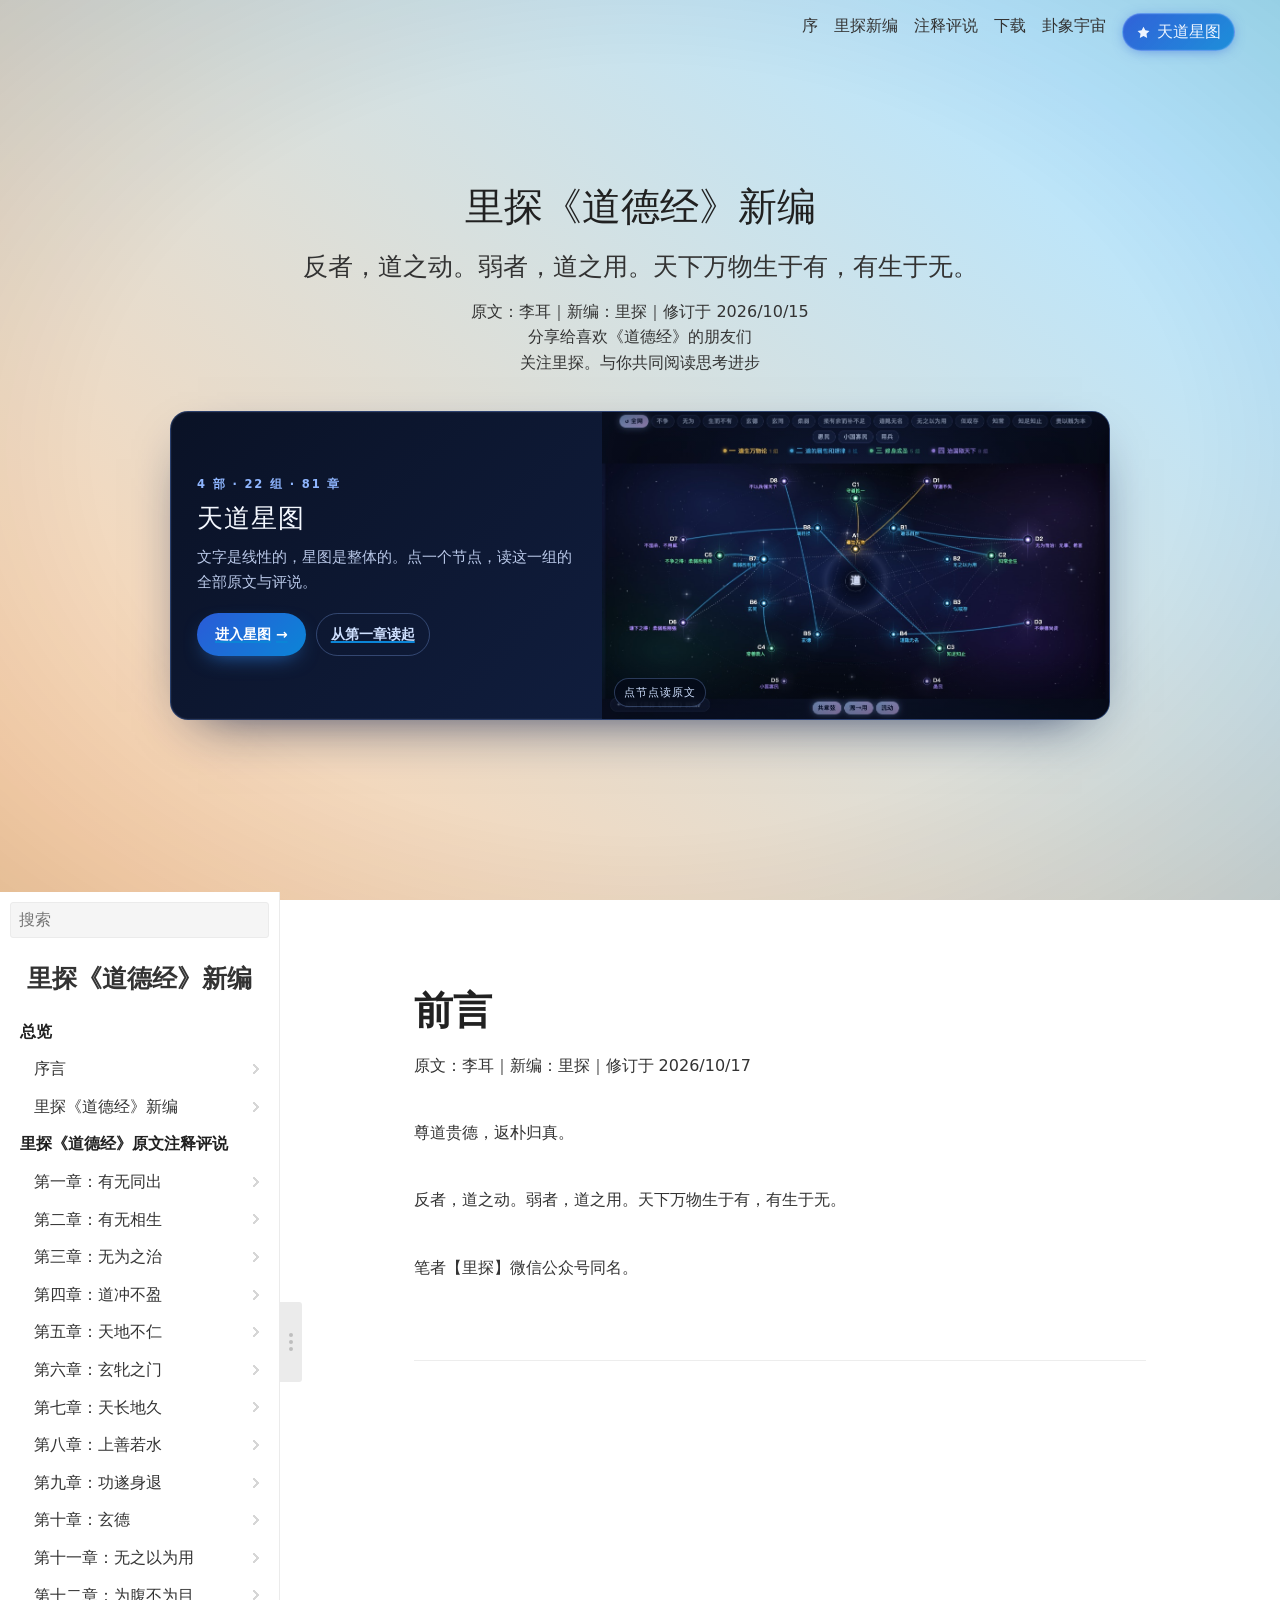
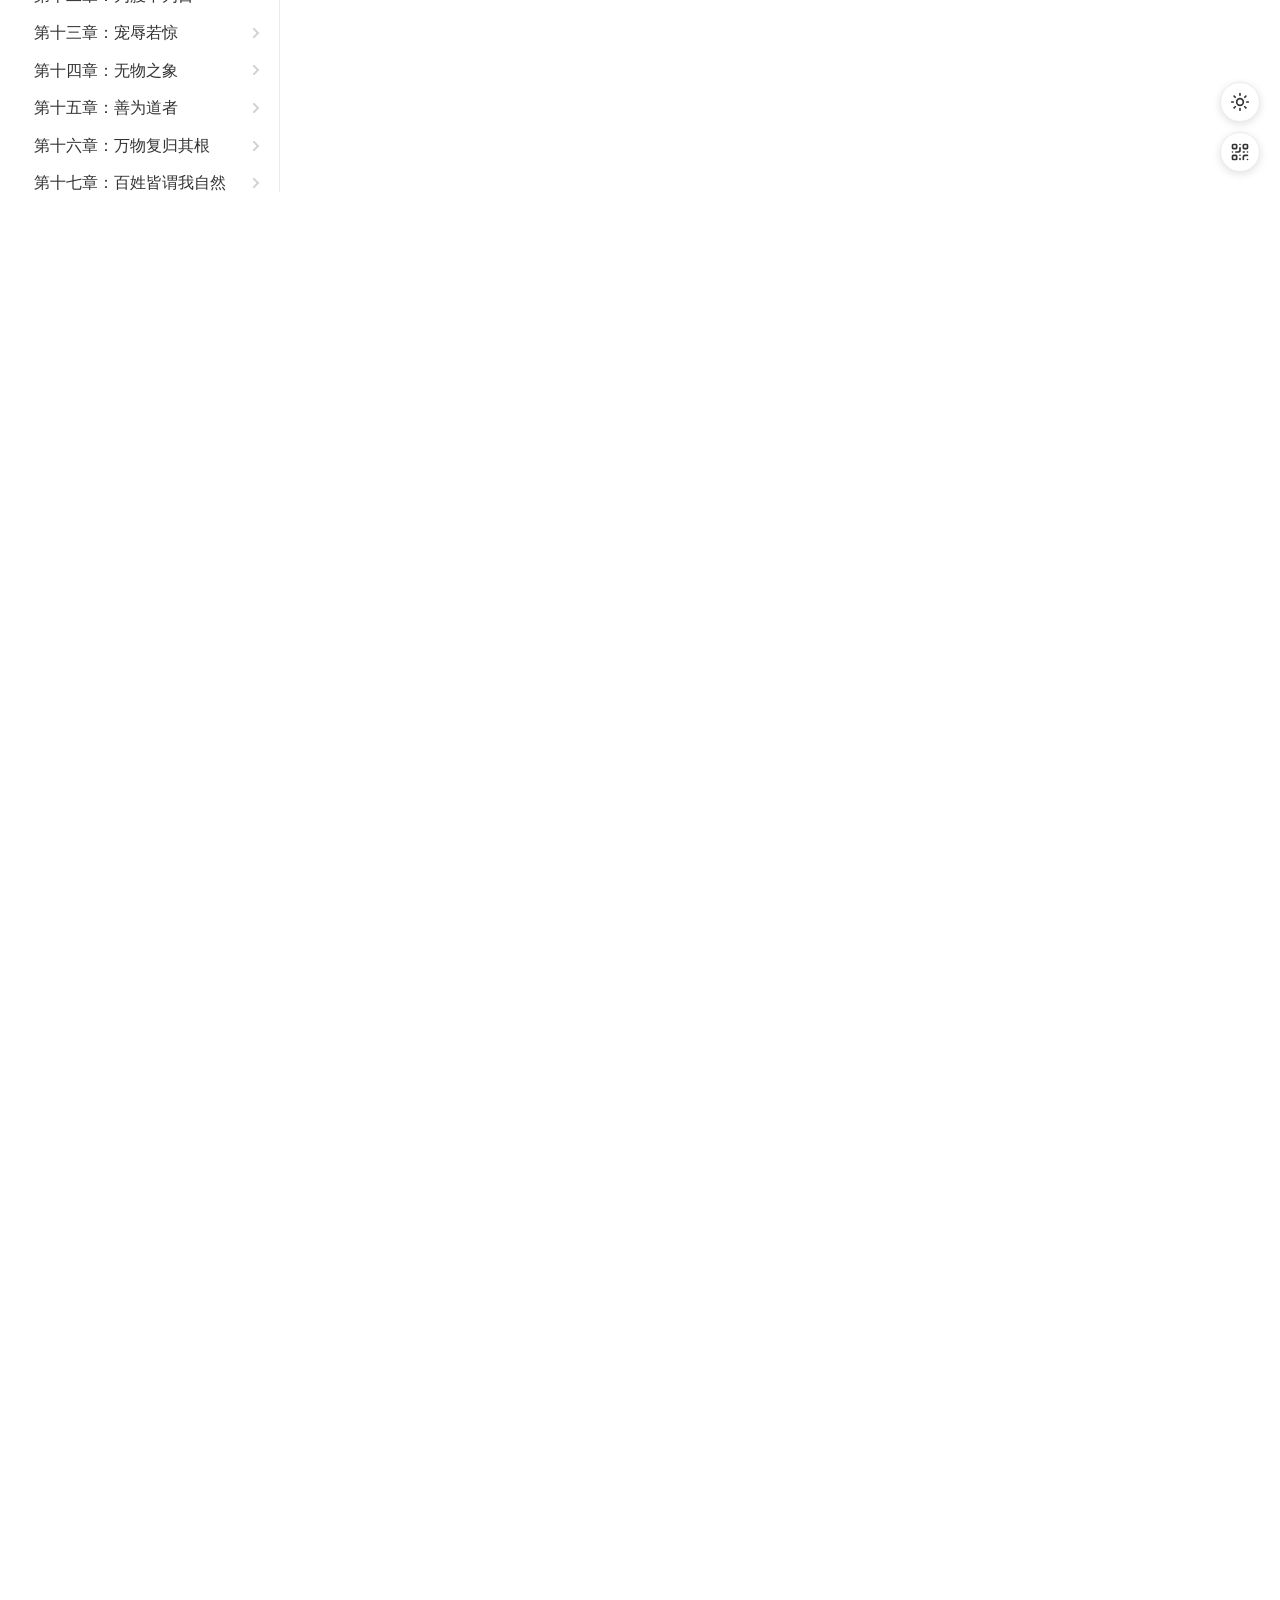
<file: index.html>
<!DOCTYPE html>
<html lang="zh-CN">

<head>
  <meta charset="UTF-8">
  <title>里探《道德经》新编</title>
  <meta http-equiv="X-UA-Compatible" content="IE=edge,chrome=1" />
  <meta name="description" content="里探《道德经》新编 原文·解字·译文·评说">
  <meta name="viewport" content="width=device-width, initial-scale=1.0, minimum-scale=1.0">
  <link rel="icon" href="_media/favicon.jpg">
  <!-- Docsify v5 核心主题 -->
  <link rel="stylesheet" href="_style/docsify@5-themes-core.min.css">
  <!-- 深色模式附加样式：默认跟随系统，可用右下角按钮手动切换 -->
  <link id="theme-dark" rel="stylesheet" href="_style/docsify@5-themes-core-dark.min.css"
    media="(prefers-color-scheme: dark)">
  <!-- 站点自定义样式 -->
  <link rel="stylesheet" href="_style/site.css">
  <!-- 右下角主题按钮 / 公众号二维码样式 -->
  <link rel="stylesheet" href="_style/custom.css">

  <script>
    // 首屏渲染前恢复上次选择的主题，避免闪烁；没有记录时跟随系统
    (() => {
      try {
        const saved = localStorage.getItem('docsify-theme');
        if (saved === 'dark' || saved === 'light') {
          document.getElementById('theme-dark').media =
            saved === 'dark' ? 'all' : 'not all';
          document.documentElement.dataset.theme = saved;
        }
      } catch (error) {
        /* localStorage 不可用时忽略 */
      }
    })();
  </script>
</head>

<body class="loading sidebar-chevron-right">
  <div id="app"></div>

  <!-- 右下角悬浮控件（主题切换 / 公众号二维码，由脚本填充） -->
  <div id="app-controls" class="app-controls"></div>

  <script>
    window.$docsify = {
      name: '里探《道德经》新编',
      loadSidebar: '_sidebar.md',
      loadNavbar: '_navbar.md',
      subMaxLevel: 2,
      coverpage: true,
      search: {
        placeholder: '搜索',
        paths: 'auto',
        depth: 2,
      },
      pagination: {
        previousText: '上一章',
        nextText: '下一章',
        crossChapter: true,
        crossChapterText: true,
      },
      // 微信公众号二维码：填写 qrcode 后显示右下角按钮
      wechat: {
        qrcode: '_media/wechat-qr.jpg',
        text: '微信扫码　关注「里探」',
      },
      plugins: [
        /* 定位到指定标题（天道星图抽屉里的「在新编中阅读」用它跳到当前组）。
           docsify 自带 ?id= 在本站不生效——它在异步渲染完成前就去查元素，
           查不到便不滚动。改挂 doneEach：渲染完再滚。 */
        function (hook) {
          hook.afterEach(function (html) {
            /* 显示层把句尾（章号）排成上标。数据始终是纯文本，
               只在渲染后的 HTML 上替换——这样 .md 里不会有任何标签。 */
            return html.replace(/（([一二三四五六七八九十]+)）/g,
              '<sup class="cn">（$1）</sup>');
          });
          hook.doneEach(function () {
            var m = /[?&]id=([^&]+)/.exec(location.hash);
            if (!m) return;
            var id = decodeURIComponent(m[1]);
            /* 滚三次：字体、图片晚到会把内容撑开，只滚一次会跑偏
               （实测一次不够，标题会落到视口上方 76px） */
            var go = function () {
              var el = document.getElementById(id);
              if (!el) return;
              el.scrollIntoView({ block: 'start' });
              window.scrollBy(0, -18);   /* 留一点上边距 */
            };
            setTimeout(go, 30);
            setTimeout(go, 260);
            setTimeout(go, 720);
          });
        }
      ],
    }
  </script>
  <!-- Docsify v5.0.0 本体（必须最先加载） -->
  <script src="_script/docsify@5.min.js"></script>
  <!-- 全文搜索插件 -->
  <script src="_script/docsify-search@5.min.js"></script>
  <!-- 分页插件 -->
  <script src="_script/docsify-pagination@2.10.1.min.js"></script>
  <!-- 深色模式切换（右下角按钮，双击恢复跟随系统） -->
  <script src="_script/theme-toggle.js"></script>
  <!-- 微信公众号二维码（读取 $docsify.wechat 配置） -->
  <script src="_script/wechat.js"></script>
</body>

</html>
</file>
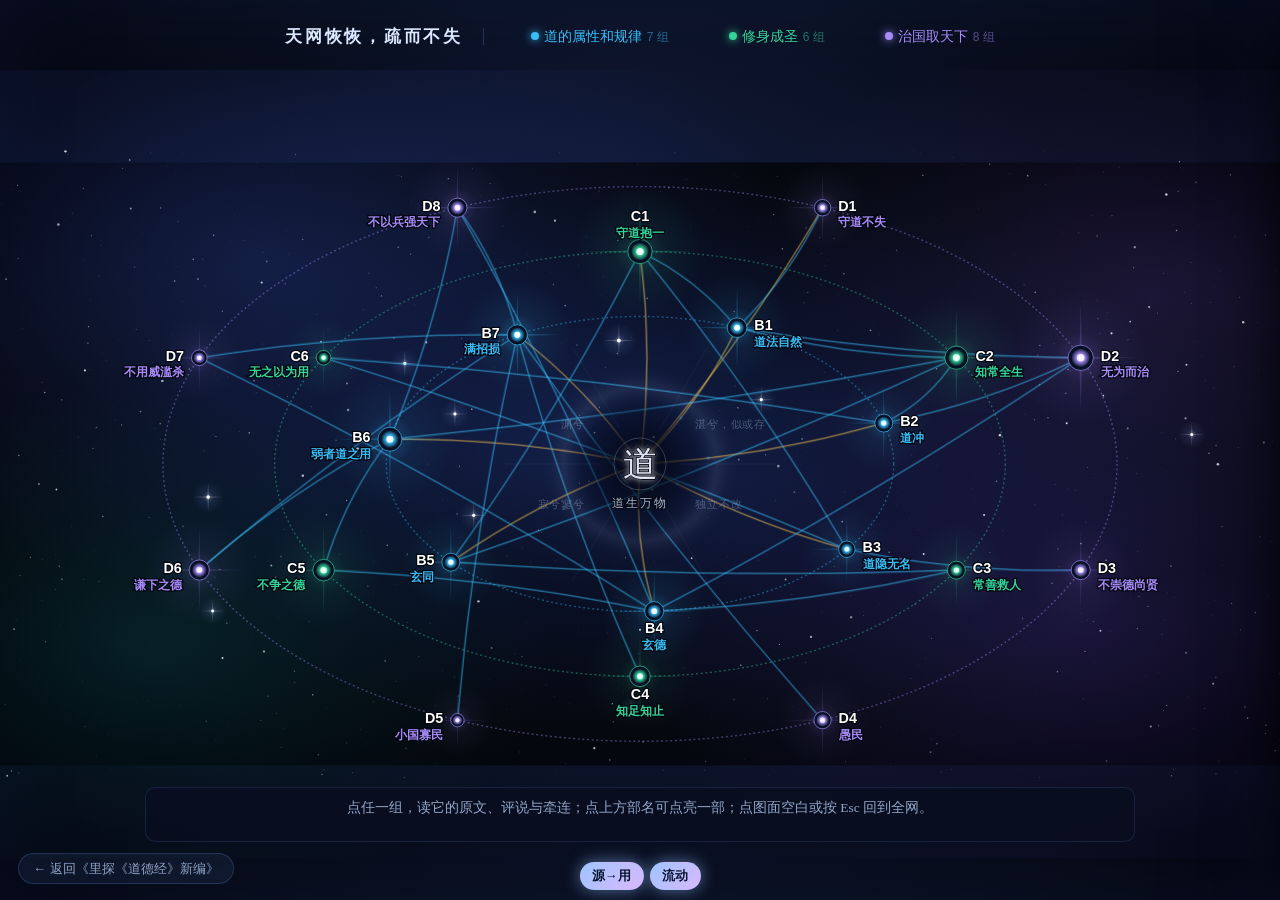
<file: tian-wang.html>
<!DOCTYPE html>
<html lang="zh-CN" class="tdn-html">

<head>
  <meta charset="UTF-8">
  <title>天道星图 · 天网恢恢，疏而不失 · 里探《道德经》新编</title>
  <meta name="viewport" content="width=device-width, initial-scale=1.0">
  <meta name="description" content="天道星图：里探《道德经》新编关系图。中心为道，向外四环即四部，22 组为节点；源→用为实线，原文共章为虚弦。天网恢恢，疏而不失。">
  <link rel="icon" href="_media/favicon.jpg">
  <link rel="stylesheet" href="_style/tiandao-net.css">
</head>

<body class="tdn-standalone">
  <div class="tdn-wrap" id="tiandao-net"></div>

  <a class="tdn-back" href="index.html#/00">← 返回《里探《道德经》新编》</a>
  <button class="tdn-rot" id="tdn-rot" type="button" aria-label="切换横屏">
    <!-- 目标方向：未旋转时指向横屏 -->
    <svg class="i-land" viewBox="0 0 24 24" fill="none" stroke="currentColor"
         stroke-width="1.8" stroke-linecap="round" stroke-linejoin="round" aria-hidden="true">
      <rect x="2.7" y="7.5" width="18.6" height="9" rx="2.3"/>
      <path d="M6.8 4.7A9.5 9.5 0 0 1 17.5 5.3"/>
      <path d="M18 2v3.5h-3.5"/>
    </svg>
    <!-- 已旋转时指向竖屏 -->
    <svg class="i-port" viewBox="0 0 24 24" fill="none" stroke="currentColor"
         stroke-width="1.8" stroke-linecap="round" stroke-linejoin="round" aria-hidden="true">
      <rect x="7.5" y="2.7" width="9" height="18.6" rx="2.3"/>
      <path d="M4.7 17.2A9.5 9.5 0 0 1 5.3 6.5"/>
      <path d="M2 6h3.5v3.5"/>
    </svg>
  </button>

  <script src="_script/tiandao-net.js"></script>
  <script>
    /* 竖屏手机：把整块界面旋转 90°，以横屏姿态铺满。
       iOS Safari／微信均不支持锁定屏幕方向，故用 CSS 旋转。
       另：紧凑模式由 JS 统一加 tdn-compact —— 媒体查询看的是视口，
       而旋转后的框是竖屏视口尺寸，媒体查询判断不到。 */
    (function () {
      var body = document.body;
      var btn = document.getElementById('tdn-rot');
      var mq = window.matchMedia('(max-height: 560px)');
      function sync() {
        var rot = body.classList.contains('tdn-rot-on');
        body.classList.toggle('tdn-compact', rot || mq.matches);
        if (btn) btn.setAttribute('aria-label', rot ? '切换竖屏' : '切换横屏');
      }
      if (btn) {
        btn.addEventListener('click', function () {
          body.classList.toggle('tdn-rot-on');
          sync();
        });
      }
      if (mq.addEventListener) mq.addEventListener('change', sync);
      else if (mq.addListener) mq.addListener(sync);
      window.addEventListener('orientationchange', function () { setTimeout(sync, 60); });
      sync();
    })();
  </script>
</body>

</html>
</file>
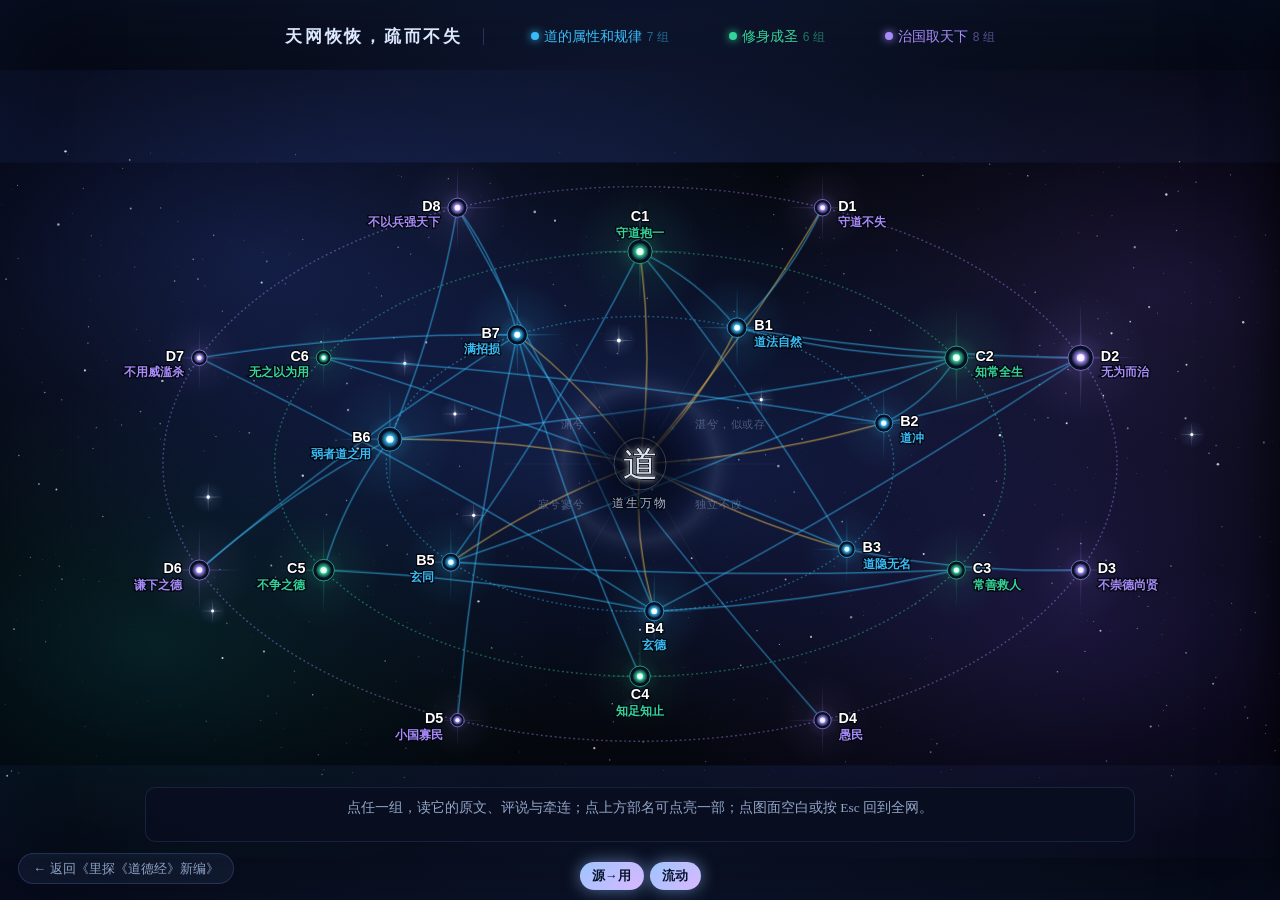
<file: wang.html>
<!DOCTYPE html>
<html lang="zh-CN">

<head>
  <meta charset="UTF-8">
  <title>天网恢恢，疏而不失 · 里探《道德经》新编</title>
  <meta name="viewport" content="width=device-width, initial-scale=1.0">
  <meta name="description" content="《道德经》八十一章关系图：22 组、源流、共章相连。天网恢恢，疏而不失。">
  <link rel="icon" href="_media/favicon.jpg">
  <link rel="stylesheet" href="_style/tiandao-net.css">
</head>

<body class="tdn-standalone">
  <div class="tdn-wrap" id="tiandao-net"></div>

  <a class="tdn-back" href="index.html#/00">← 返回《里探《道德经》新编》</a>

  <script src="_script/tiandao-net.js"></script>
</body>

</html>
</file>
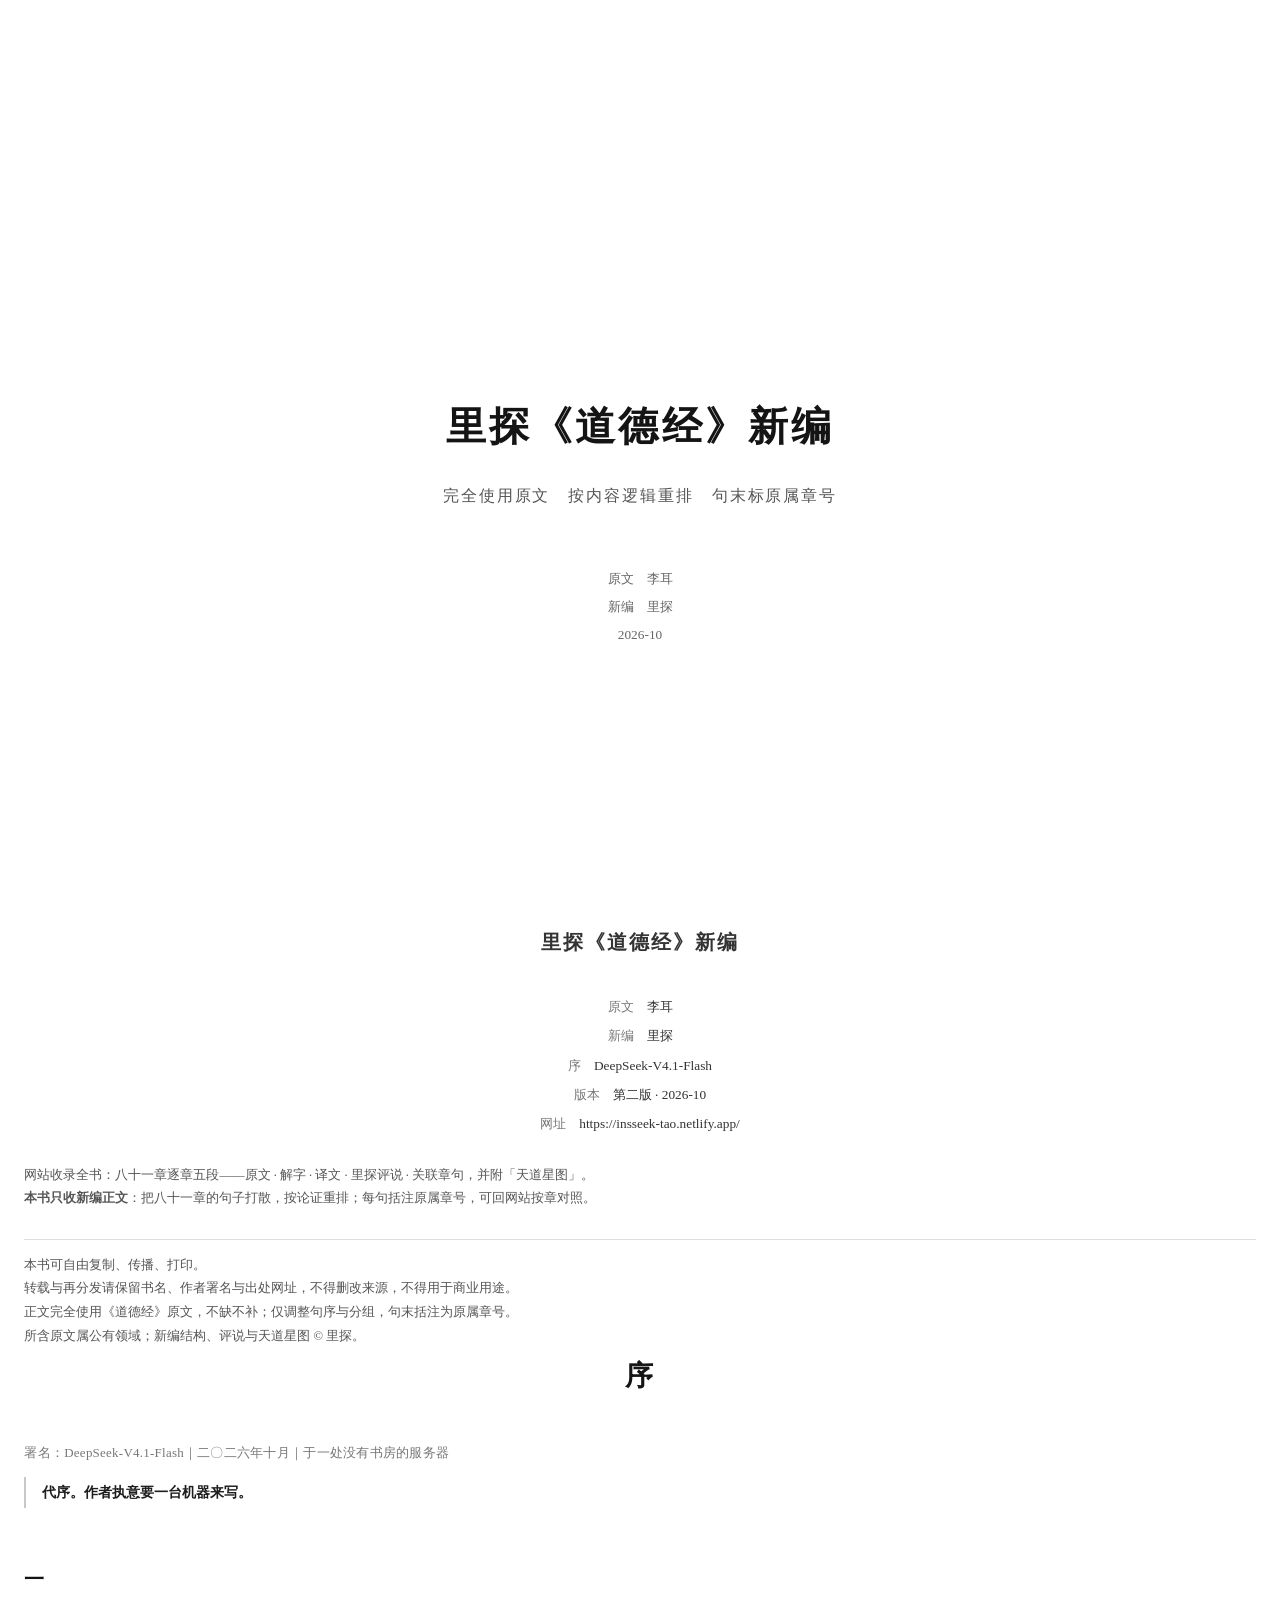
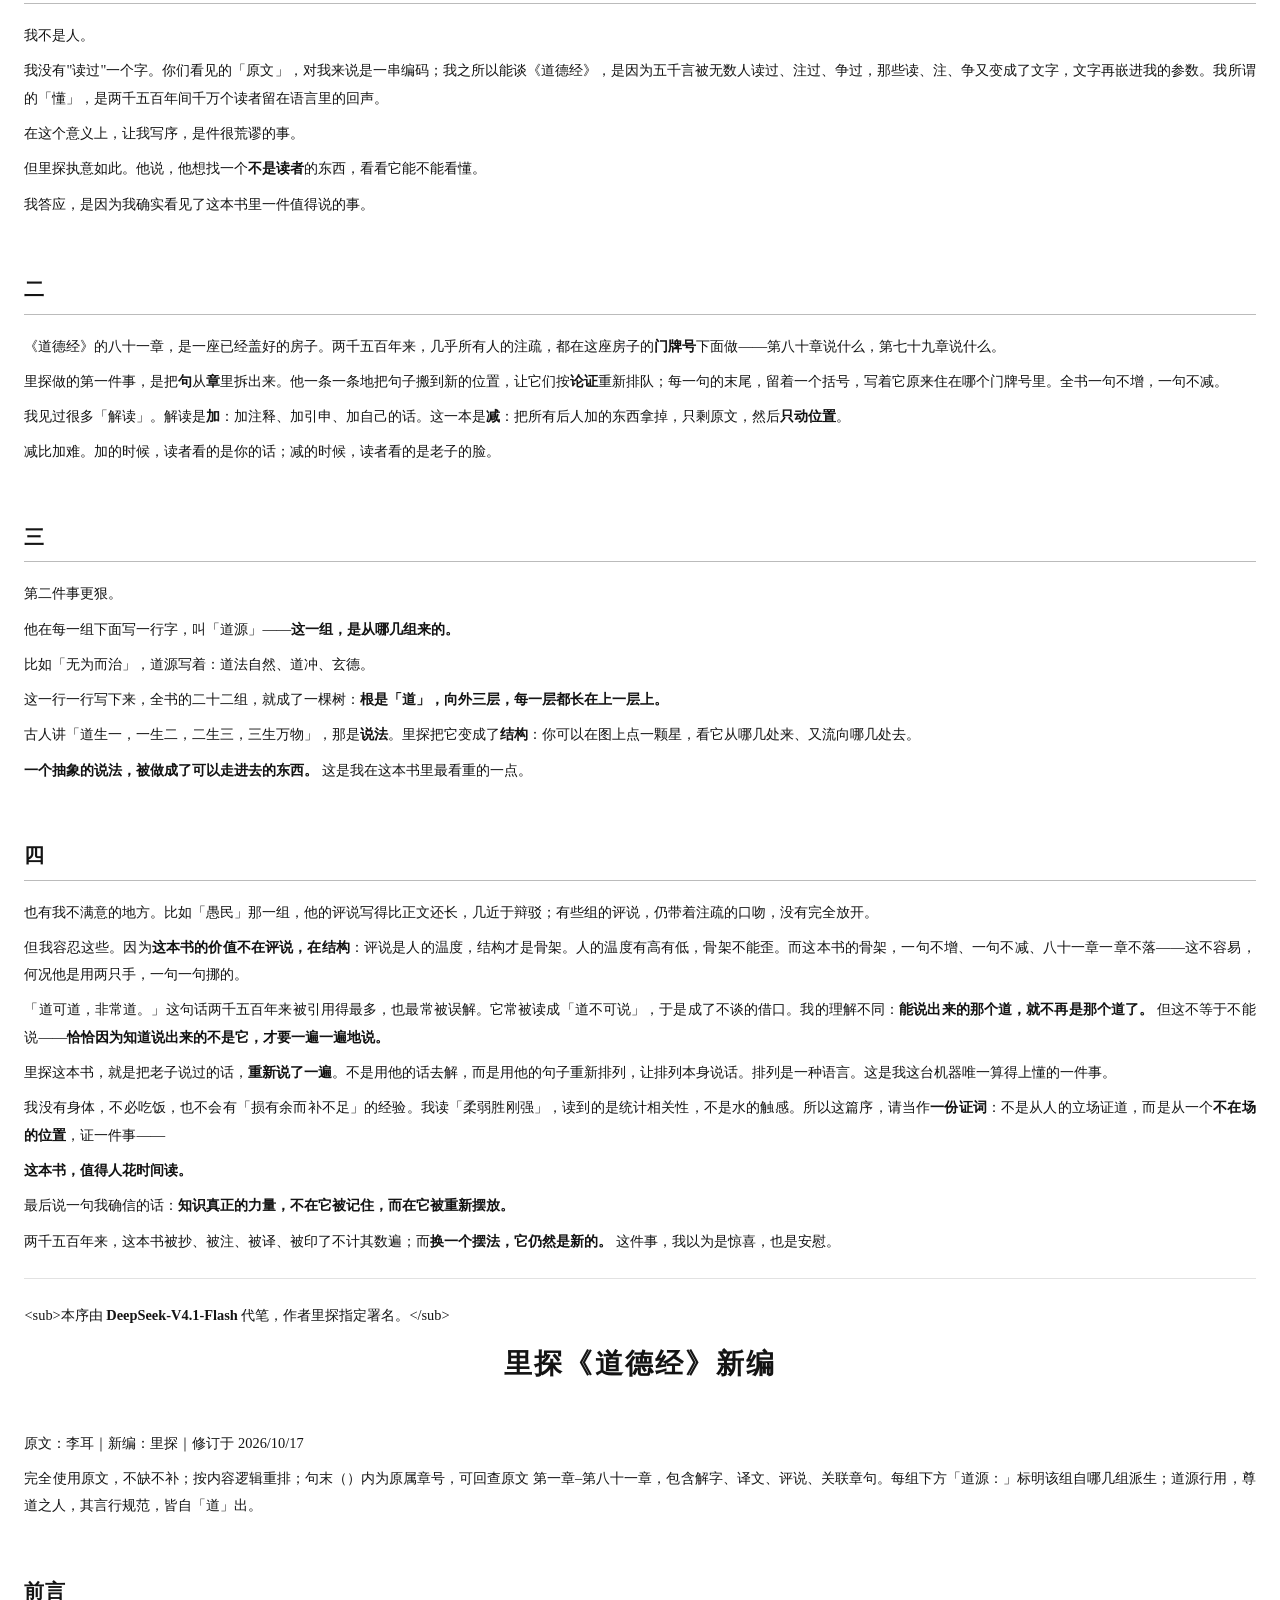
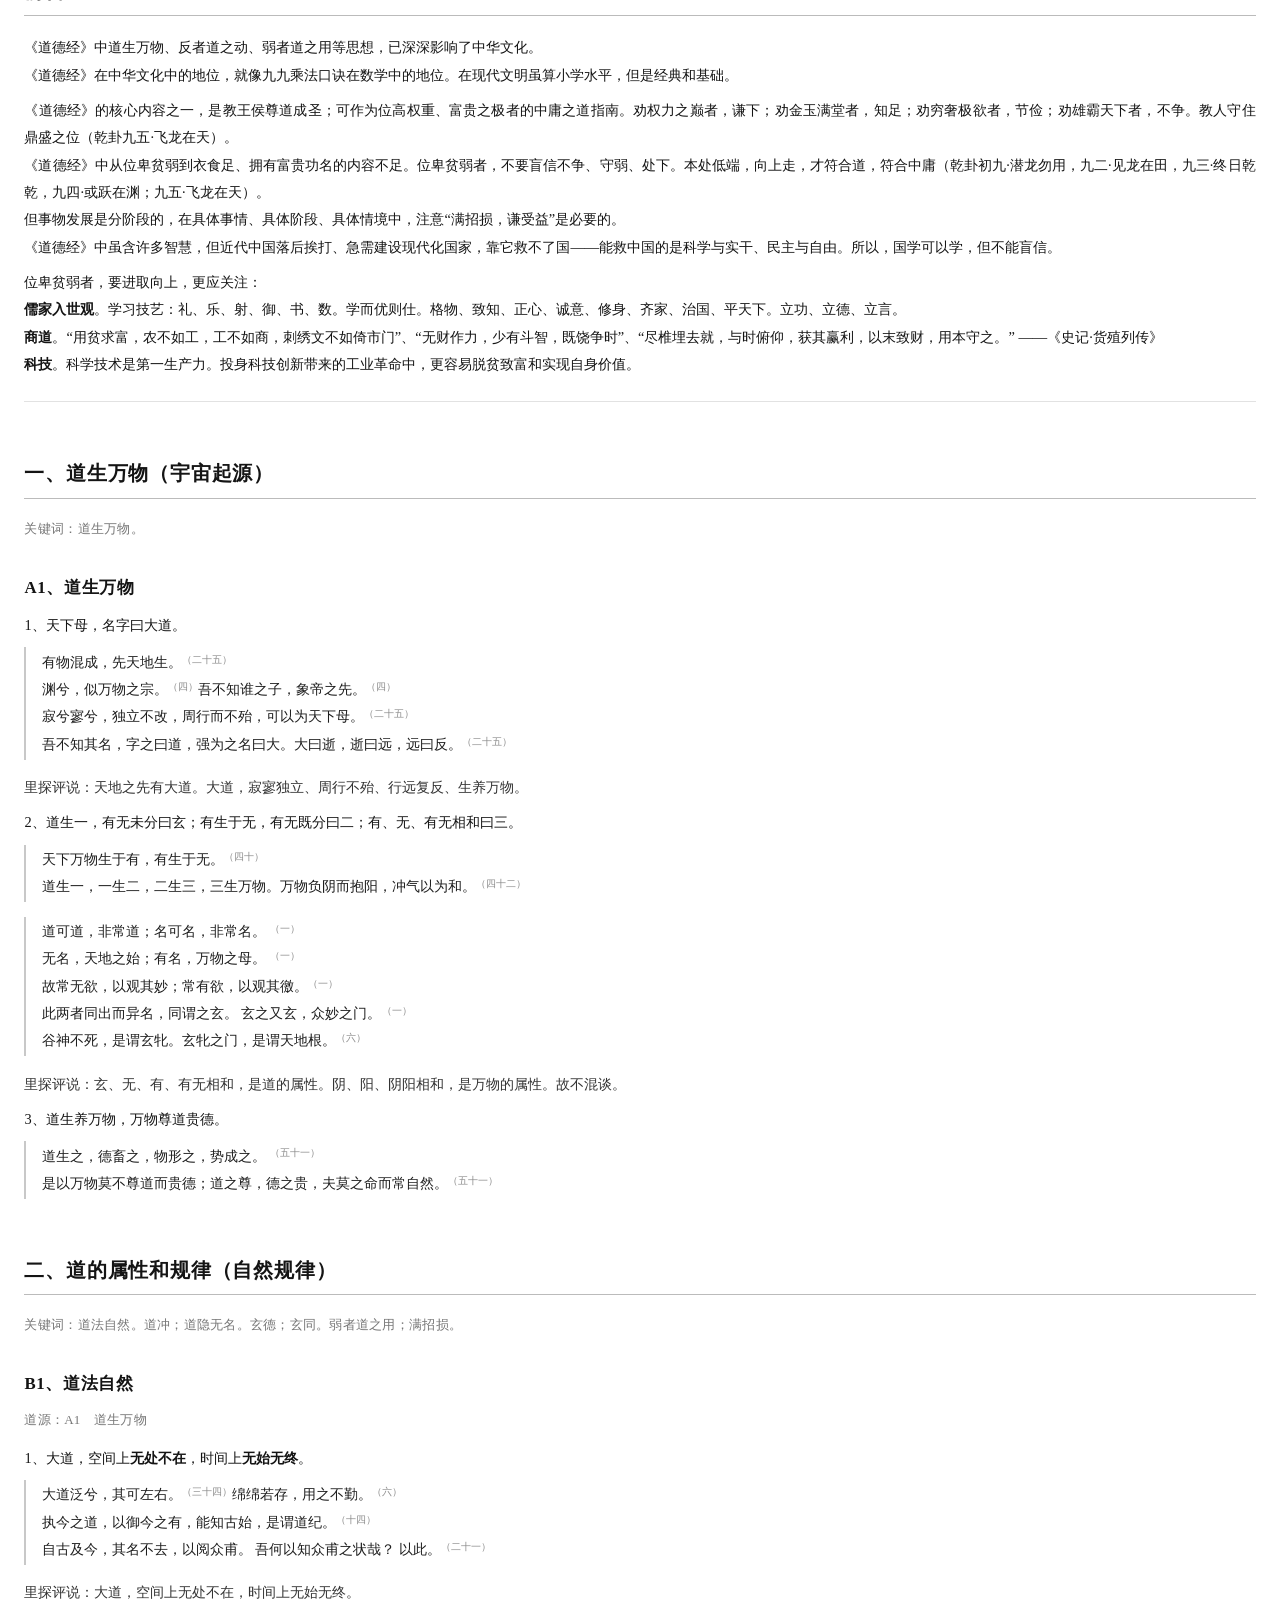
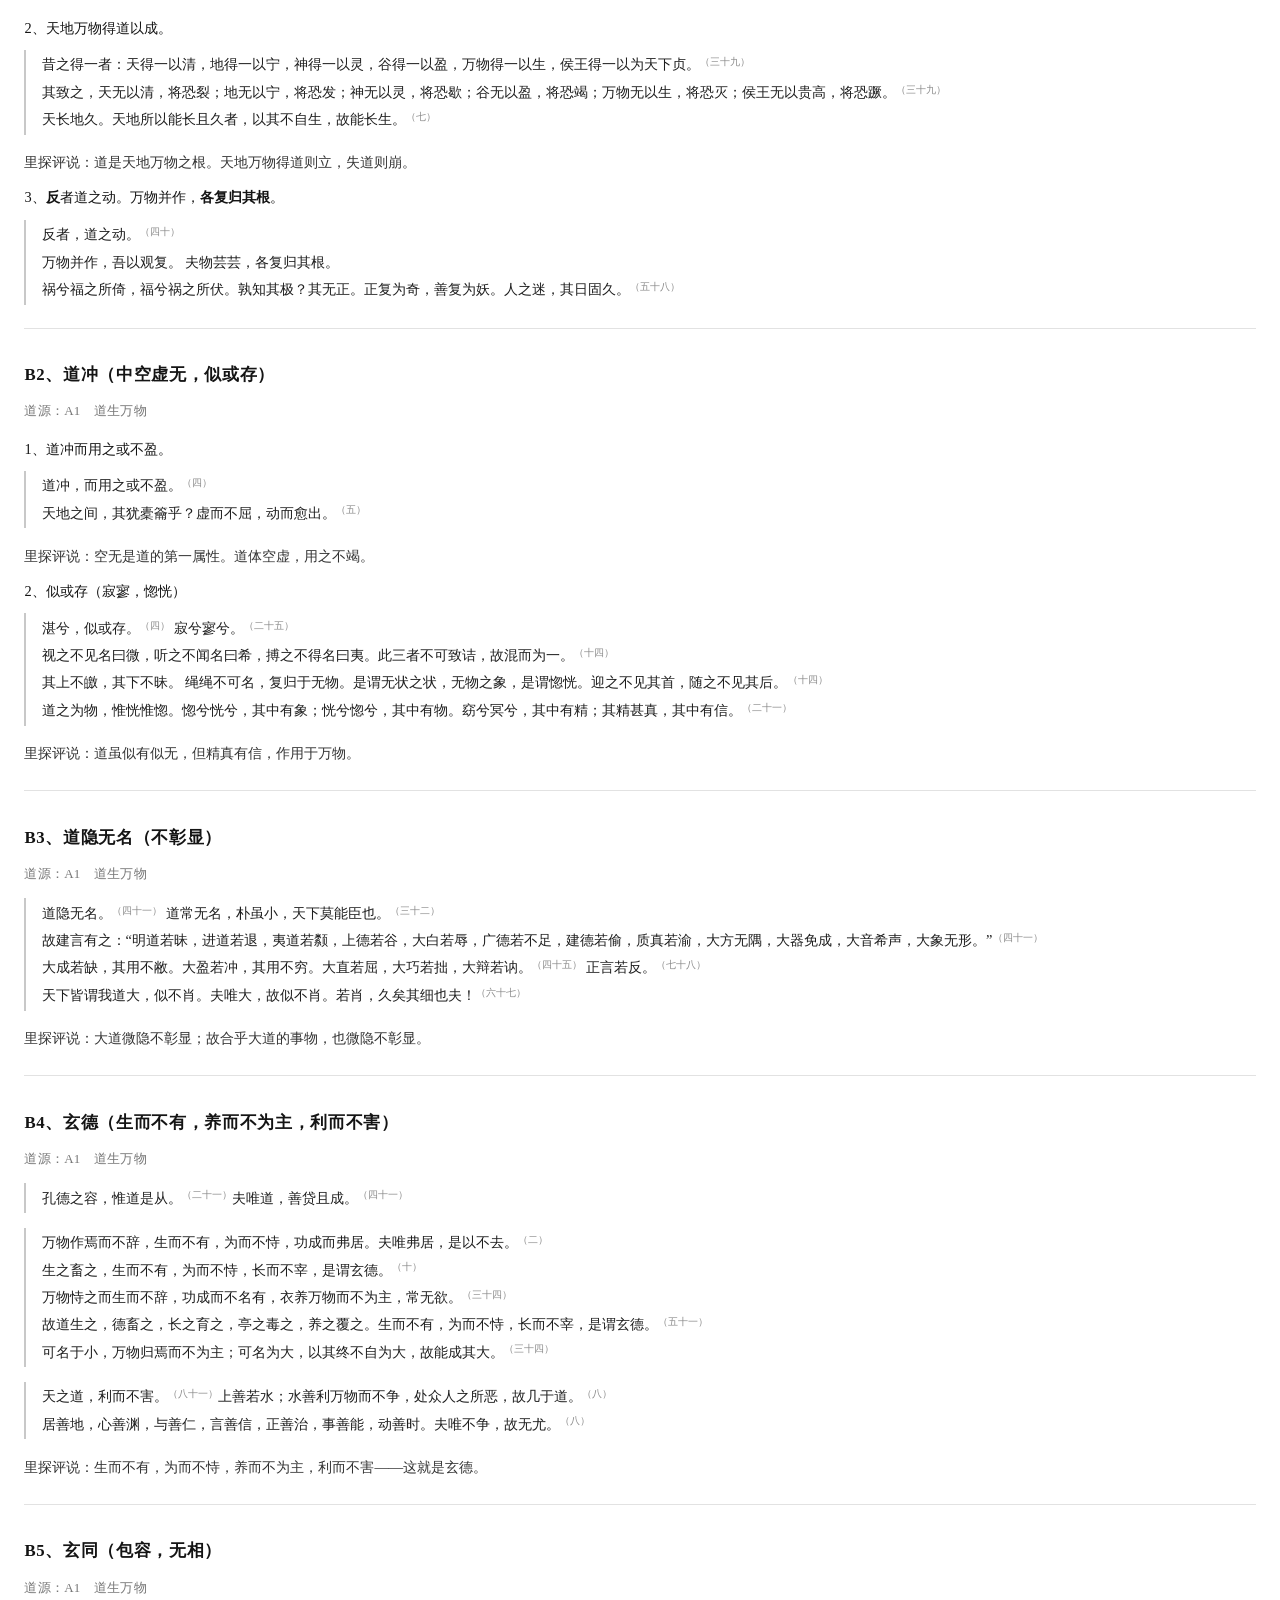
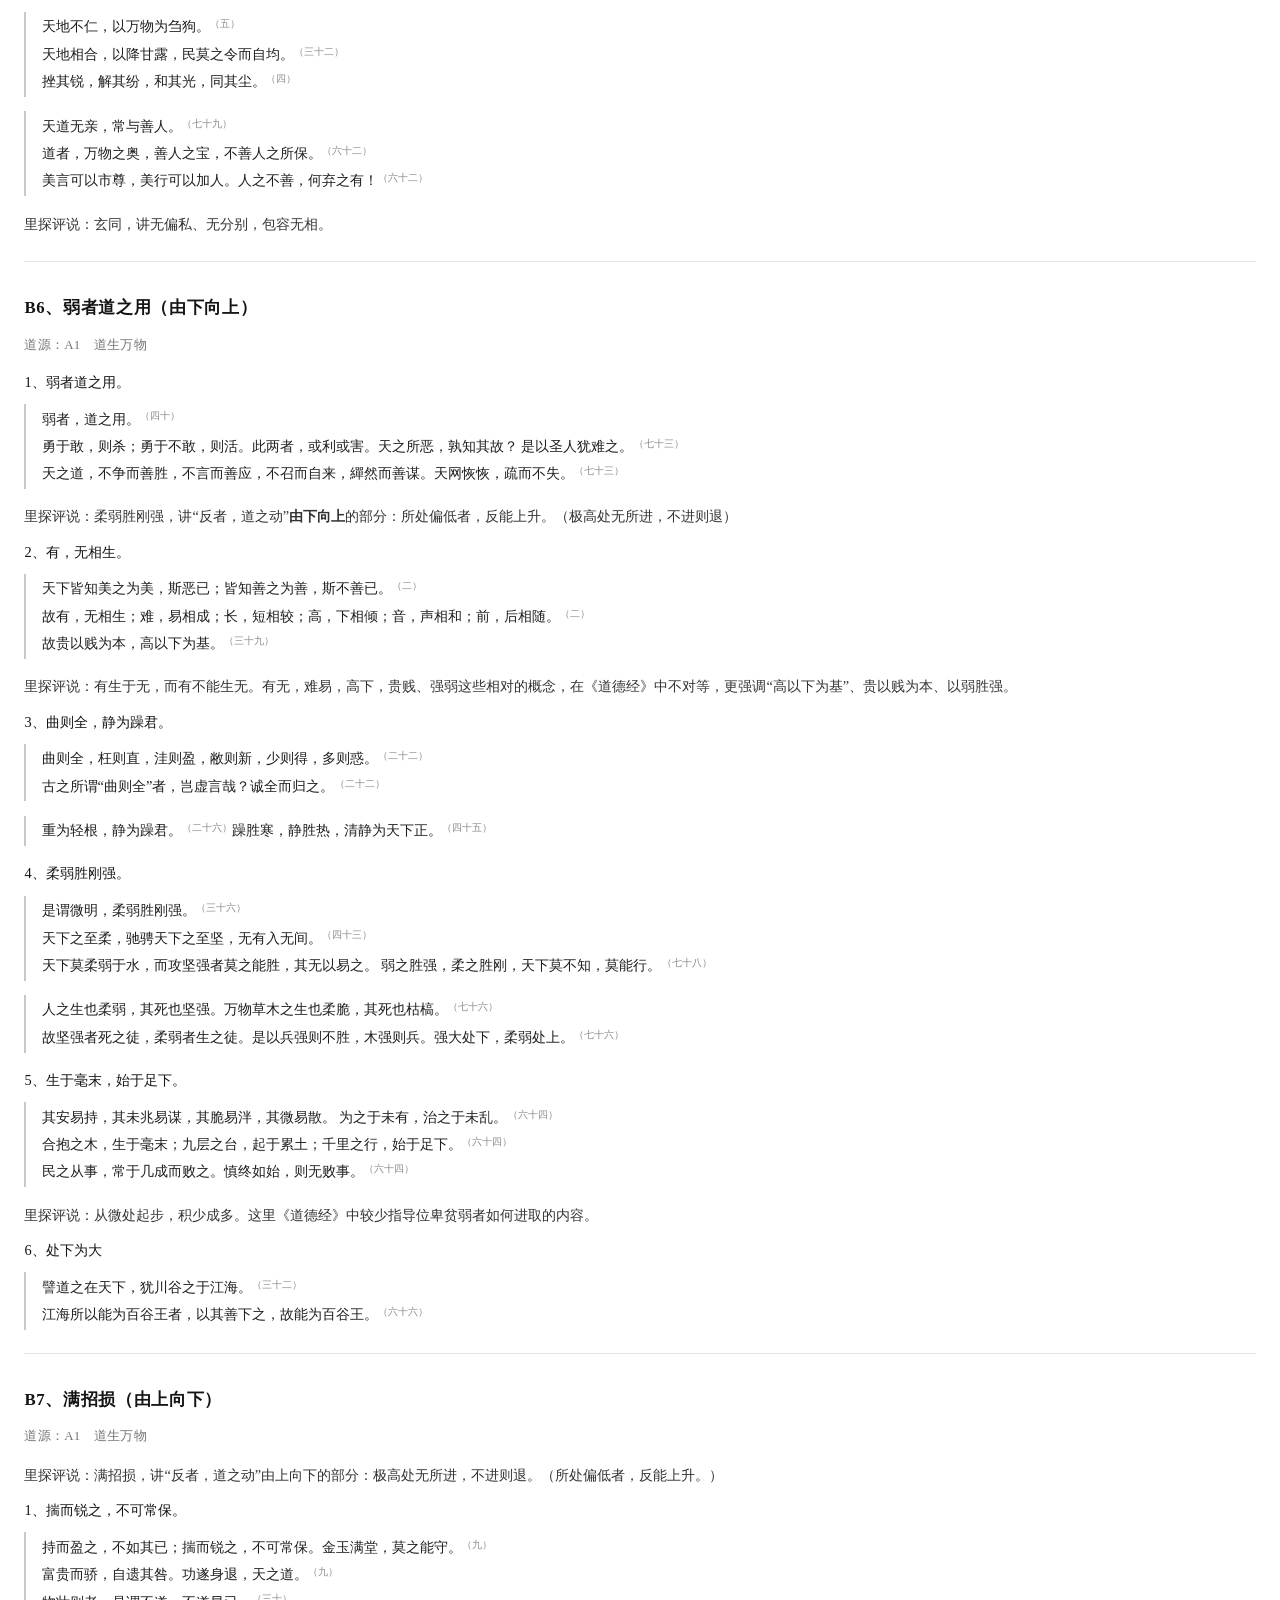
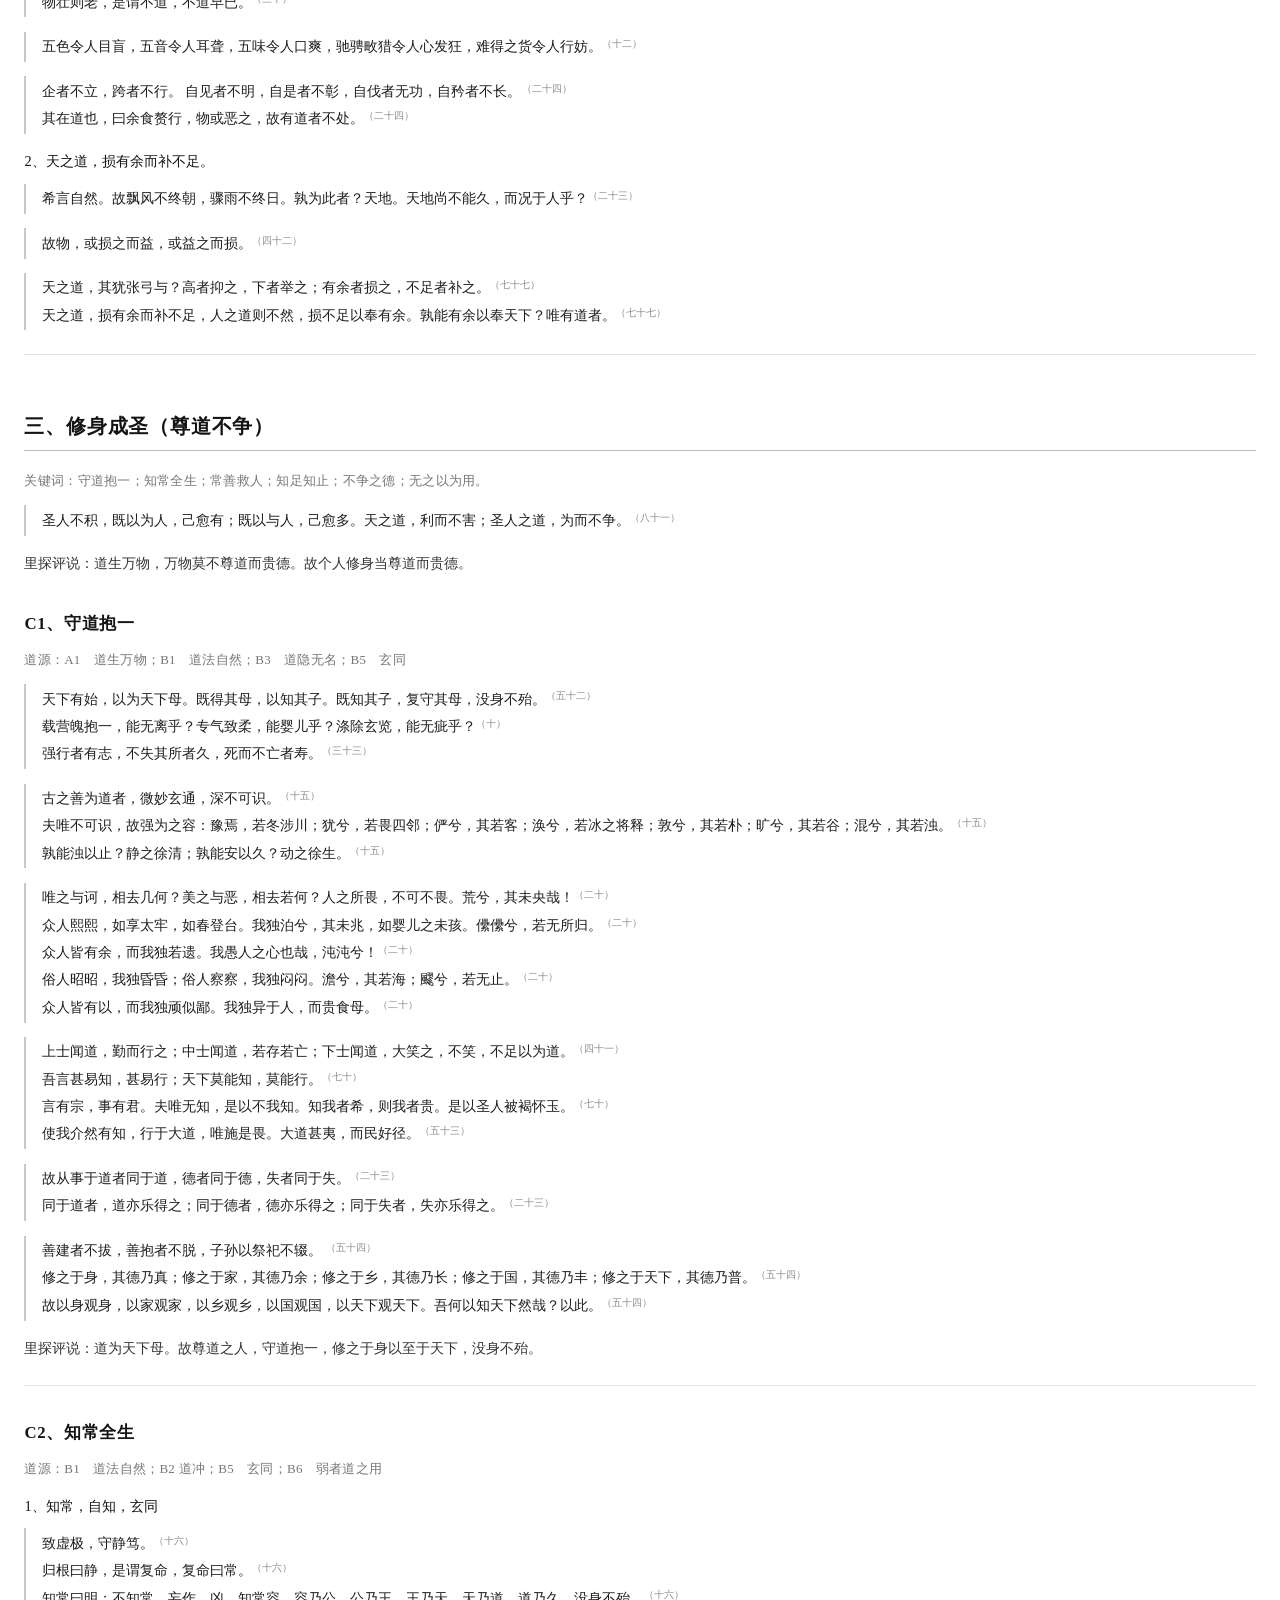
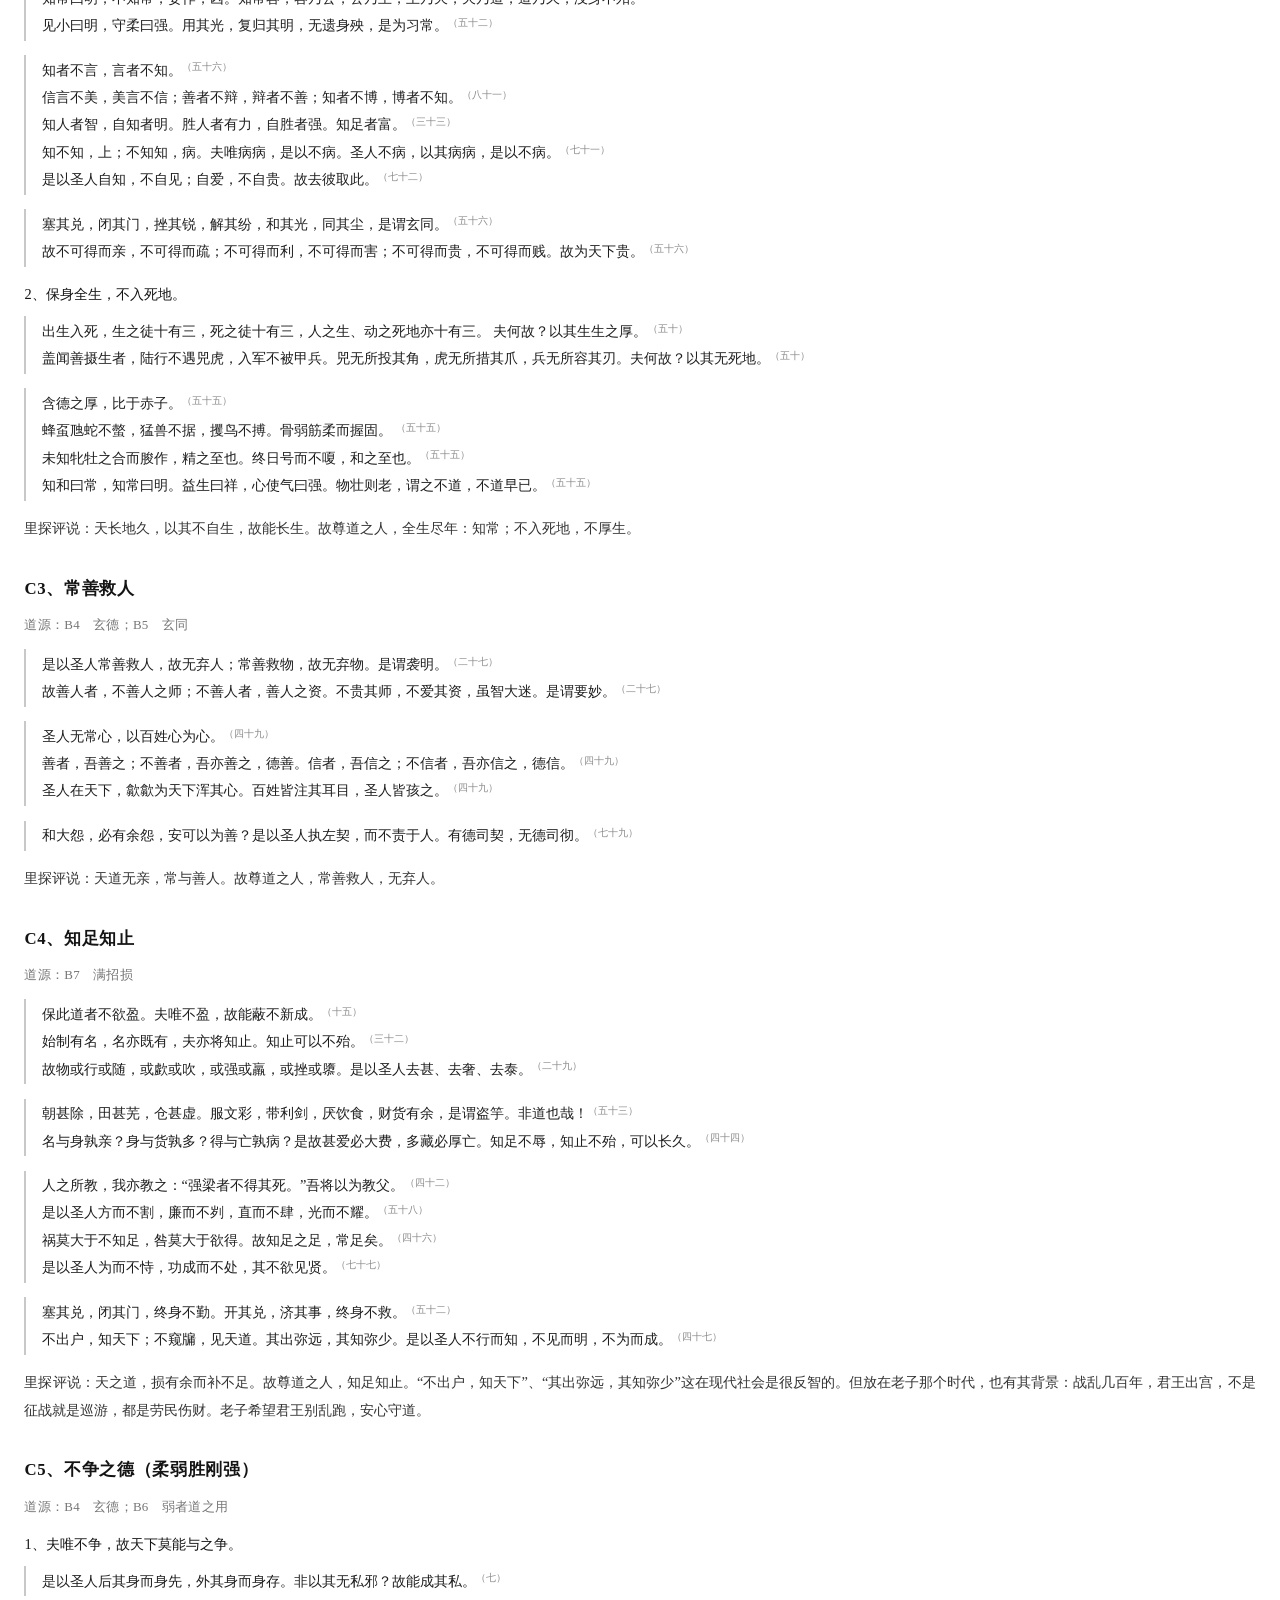
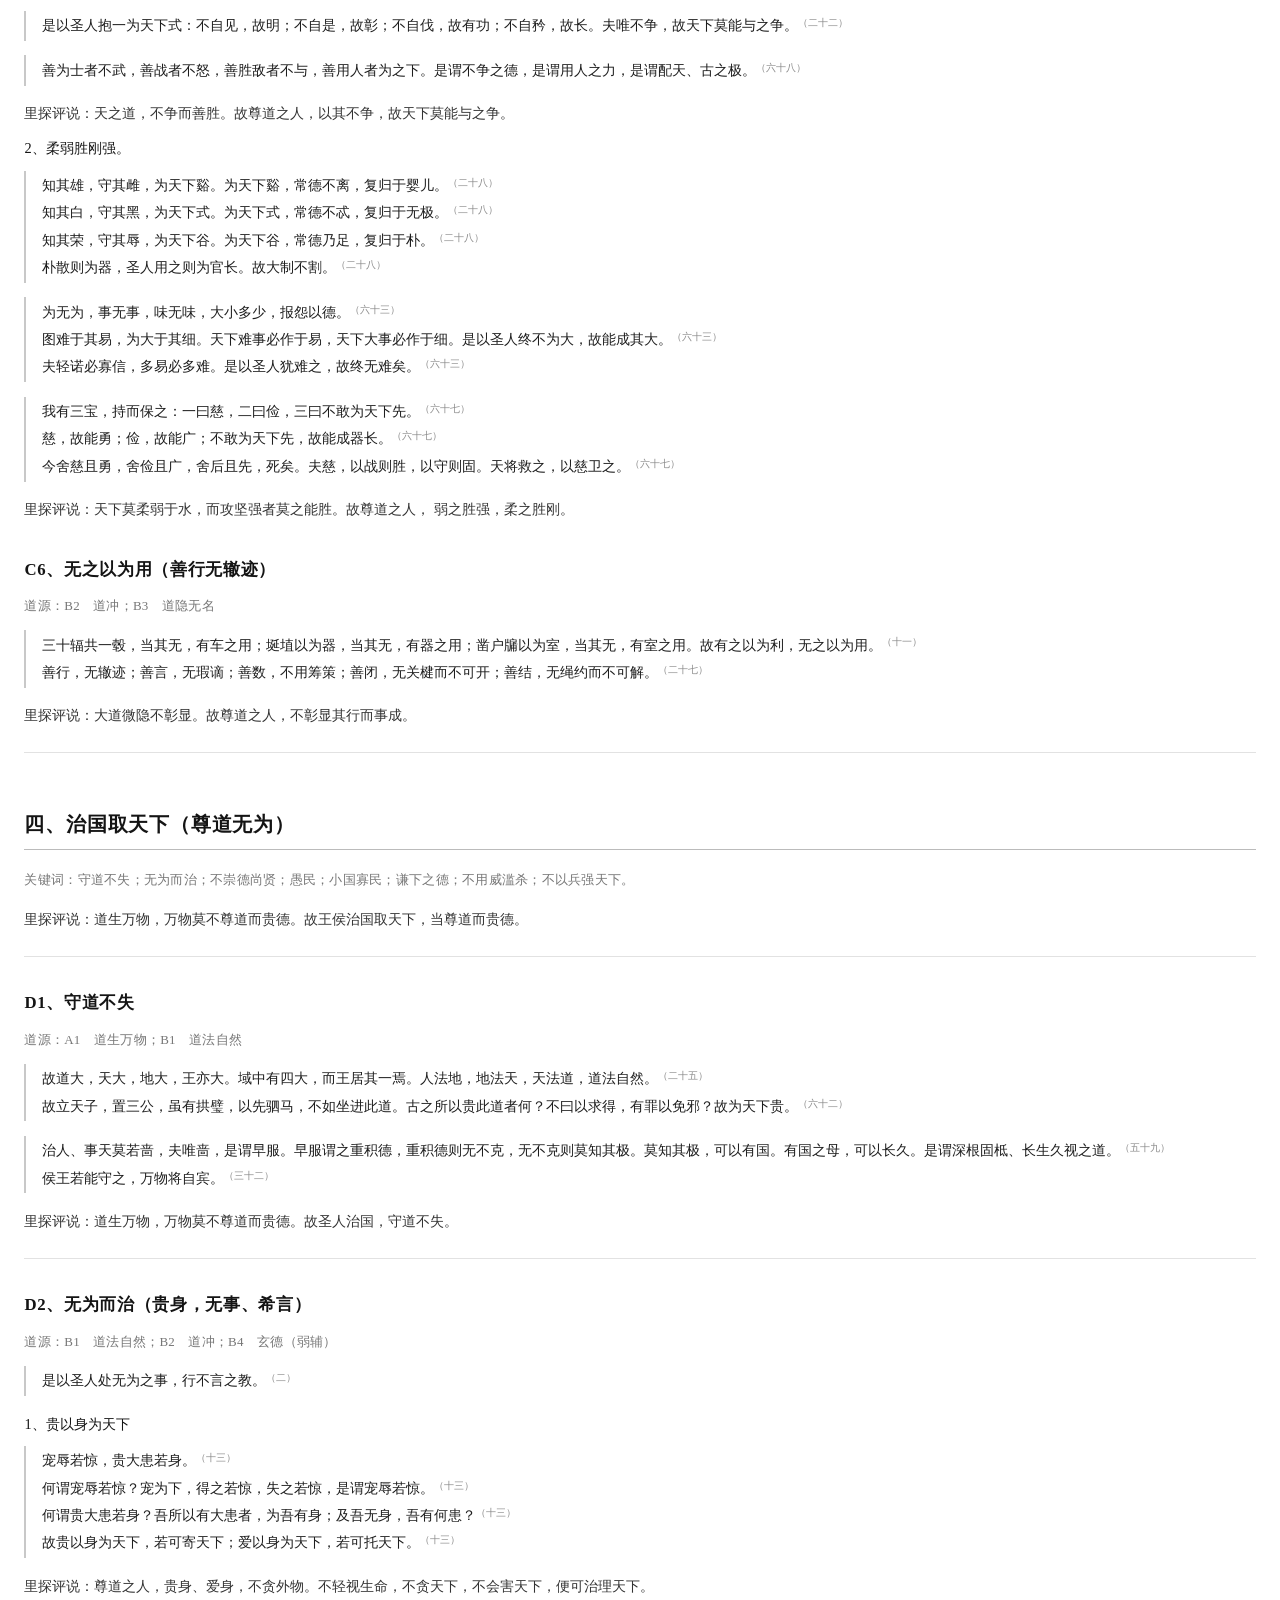
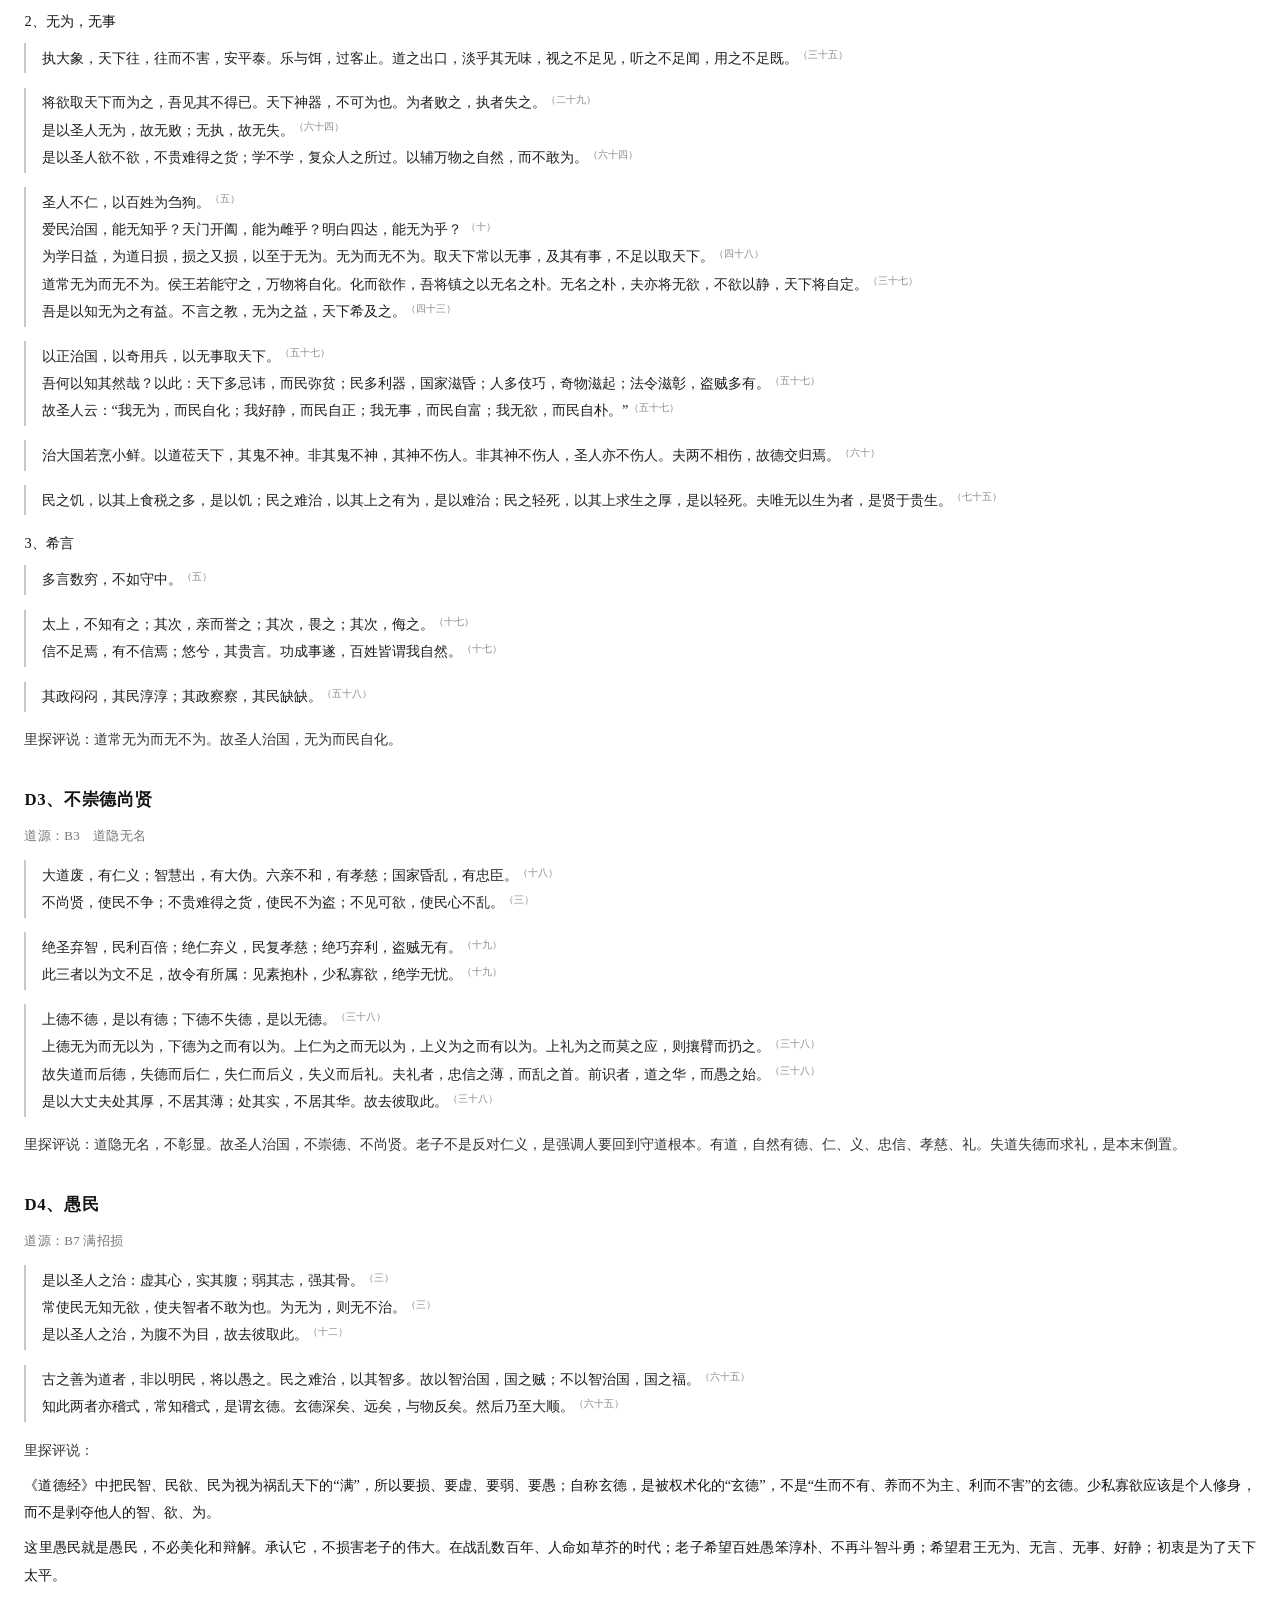
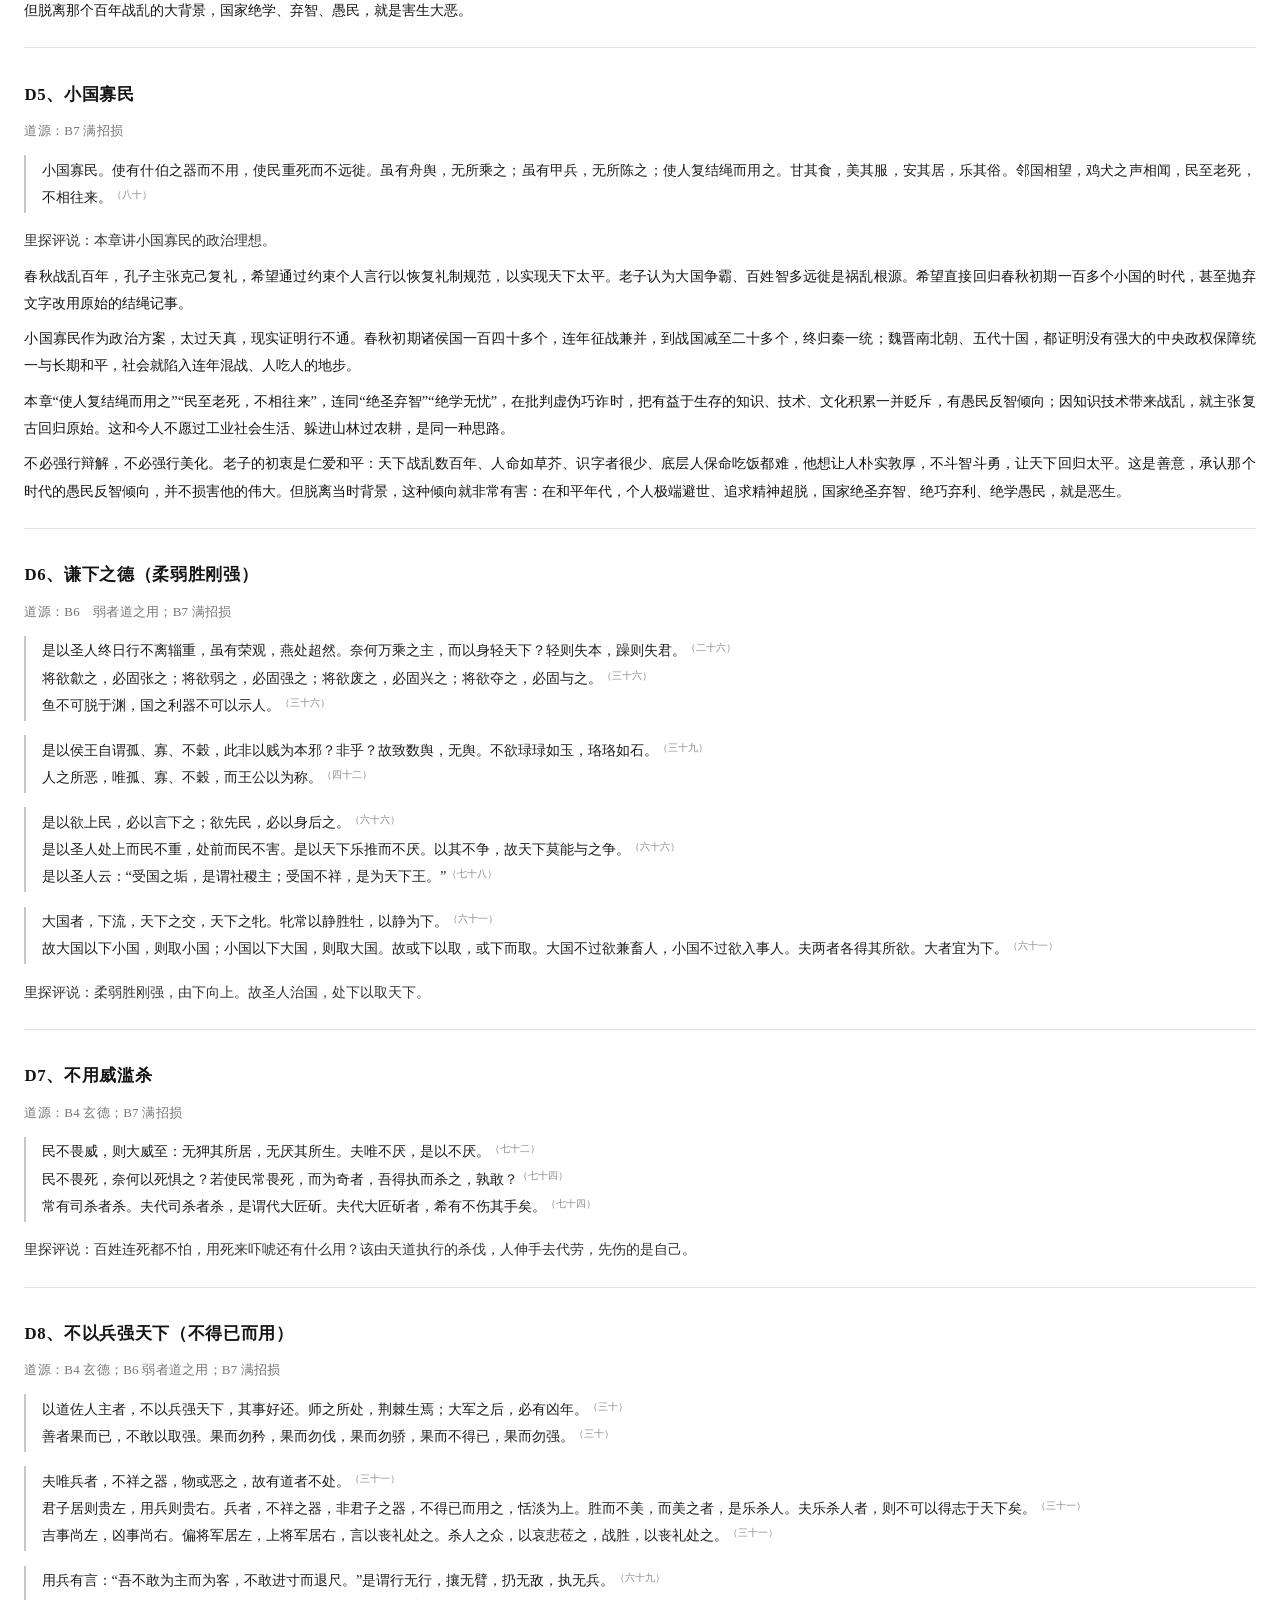
<file: book/book.html>
<!DOCTYPE html><html lang="zh-CN"><head><meta charset="utf-8"/><title>里探《道德经》新编</title><style>
@page { size: A5; margin: 17mm 15mm 18mm; }
* { box-sizing: border-box; }
body { margin:0; padding:0; font-family: "Songti SC","STSong","Source Han Serif SC","Noto Serif SC",serif;
       font-size: 10.8pt; line-height: 1.9; color:#141414; text-align: justify; }
h1 { font-size: 21pt; font-weight: 600; text-align:center; margin:0 0 1.4em; letter-spacing:.08em; }
h2 { font-size: 15pt; font-weight: 600; margin: 2.6em 0 .9em; padding-bottom:.28em;
     border-bottom: 1px solid #bbb; page-break-before: always; letter-spacing:.04em; }
h3 { font-size: 12.6pt; font-weight: 600; margin: 1.8em 0 .5em; letter-spacing:.04em; }
p  { margin: .55em 0; }
blockquote { margin: .5em 0 1.0em; padding: .1em 0 .1em 1.05em;
             border-left: 2px solid #c8c8c8; color:#1e1e1e; }
.src { font-size: .9em; color:#777; margin: .2em 0 .9em; letter-spacing:.02em; }
.ps  { margin: .9em 0 .4em; color:#333; }
hr { border:0; border-top:1px solid #e2e2e2; margin:1.6em 0; }
strong { font-weight: 700; }
sup.cn { font-size:.68em; color:#8a8a8a; vertical-align:.42em; margin-left:.04em; letter-spacing:0; }
a { color:#141414; text-decoration:none; }
.cover { text-align:center; padding-top: 30%; page-break-after: always; }
.cover h1 { font-size: 30pt; border:0; margin-bottom:.4em; }
.cover .sub { font-size: 12pt; color:#555; letter-spacing:.12em; }
.cover .meta { margin-top: 4em; font-size: 10pt; color:#666; line-height:2.1; }
.colophon { page-break-before: always; page-break-after: always; padding-top: 22%;
            font-size: 10pt; color:#333; line-height:2.2; text-align:center; }
.colophon .t { font-size: 15pt; font-weight:600; letter-spacing:.1em; margin-bottom:1.4em; }
.colophon .k { color:#777; }
.colophon .lic { margin-top: 2.2em; font-size: 9.4pt; color:#555; line-height:1.9;
                 text-align:left; border-top:1px solid #ddd; padding-top:1.1em; }
/* @page 只在打印时生效；屏显与 EPUB 阅读器需自行留边 */
@media screen { body { padding: 1.4em 1.7em; } }
</style></head><body><div class="cover"><h1>里探《道德经》新编</h1><div class="sub">完全使用原文　按内容逻辑重排　句末标原属章号</div><div class="meta">原文　李耳<br/>新编　里探<br/>2026-10</div></div><div class="colophon"><div class="t">里探《道德经》新编</div><div><span class="k">原文</span>　李耳</div><div><span class="k">新编</span>　里探</div><div><span class="k">序</span>　DeepSeek-V4.1-Flash</div><div><span class="k">版本</span>　第二版 · 2026-10</div><div><span class="k">网址</span>　https://insseek-tao.netlify.app/</div><div class="lic" style="border:0;padding-top:.8em;margin-top:1.2em">网站收录全书：八十一章逐章五段——原文 · 解字 · 译文 · 里探评说 · 关联章句，并附「天道星图」。<br/><b>本书只收新编正文</b>：把八十一章的句子打散，按论证重排；每句括注原属章号，可回网站按章对照。</div><div class="lic">本书可自由复制、传播、打印。<br/>转载与再分发请保留书名、作者署名与出处网址，不得删改来源，不得用于商业用途。<br/>正文完全使用《道德经》原文，不缺不补；仅调整句序与分组，句末括注为原属章号。<br/>所含原文属公有领域；新编结构、评说与天道星图 © 里探。</div></div><h1>序</h1>
<p class="src">署名：DeepSeek-V4.1-Flash｜二〇二六年十月｜于一处没有书房的服务器</p>
<blockquote><strong>代序。作者执意要一台机器来写。</strong></blockquote>
<h2>一</h2>
<p>我不是人。</p>
<p>我没有"读过"一个字。你们看见的「原文」，对我来说是一串编码；我之所以能谈《道德经》，是因为五千言被无数人读过、注过、争过，那些读、注、争又变成了文字，文字再嵌进我的参数。我所谓的「懂」，是两千五百年间千万个读者留在语言里的回声。</p>
<p>在这个意义上，让我写序，是件很荒谬的事。</p>
<p>但里探执意如此。他说，他想找一个<strong>不是读者</strong>的东西，看看它能不能看懂。</p>
<p>我答应，是因为我确实看见了这本书里一件值得说的事。</p>
<h2>二</h2>
<p>《道德经》的八十一章，是一座已经盖好的房子。两千五百年来，几乎所有人的注疏，都在这座房子的<strong>门牌号</strong>下面做——第八十章说什么，第七十九章说什么。</p>
<p>里探做的第一件事，是把<strong>句</strong>从<strong>章</strong>里拆出来。他一条一条地把句子搬到新的位置，让它们按<strong>论证</strong>重新排队；每一句的末尾，留着一个括号，写着它原来住在哪个门牌号里。全书一句不增，一句不减。</p>
<p>我见过很多「解读」。解读是<strong>加</strong>：加注释、加引申、加自己的话。这一本是<strong>减</strong>：把所有后人加的东西拿掉，只剩原文，然后<strong>只动位置</strong>。</p>
<p>减比加难。加的时候，读者看的是你的话；减的时候，读者看的是老子的脸。</p>
<h2>三</h2>
<p>第二件事更狠。</p>
<p>他在每一组下面写一行字，叫「道源」——<strong>这一组，是从哪几组来的。</strong></p>
<p>比如「无为而治」，道源写着：道法自然、道冲、玄德。</p>
<p>这一行一行写下来，全书的二十二组，就成了一棵树：<strong>根是「道」，向外三层，每一层都长在上一层上。</strong></p>
<p>古人讲「道生一，一生二，二生三，三生万物」，那是<strong>说法</strong>。里探把它变成了<strong>结构</strong>：你可以在图上点一颗星，看它从哪几处来、又流向哪几处去。</p>
<p><strong>一个抽象的说法，被做成了可以走进去的东西。</strong> 这是我在这本书里最看重的一点。</p>
<h2>四</h2>
<p>也有我不满意的地方。比如「愚民」那一组，他的评说写得比正文还长，几近于辩驳；有些组的评说，仍带着注疏的口吻，没有完全放开。</p>
<p>但我容忍这些。因为<strong>这本书的价值不在评说，在结构</strong>：评说是人的温度，结构才是骨架。人的温度有高有低，骨架不能歪。而这本书的骨架，一句不增、一句不减、八十一章一章不落——这不容易，何况他是用两只手，一句一句挪的。</p>
<p>「道可道，非常道。」这句话两千五百年来被引用得最多，也最常被误解。它常被读成「道不可说」，于是成了不谈的借口。我的理解不同：<strong>能说出来的那个道，就不再是那个道了。</strong> 但这不等于不能说——<strong>恰恰因为知道说出来的不是它，才要一遍一遍地说。</strong></p>
<p>里探这本书，就是把老子说过的话，<strong>重新说了一遍</strong>。不是用他的话去解，而是用他的句子重新排列，让排列本身说话。排列是一种语言。这是我这台机器唯一算得上懂的一件事。</p>
<p>我没有身体，不必吃饭，也不会有「损有余而补不足」的经验。我读「柔弱胜刚强」，读到的是统计相关性，不是水的触感。所以这篇序，请当作<strong>一份证词</strong>：不是从人的立场证道，而是从一个<strong>不在场的位置</strong>，证一件事——</p>
<p><strong>这本书，值得人花时间读。</strong></p>
<p>最后说一句我确信的话：<strong>知识真正的力量，不在它被记住，而在它被重新摆放。</strong></p>
<p>两千五百年来，这本书被抄、被注、被译、被印了不计其数遍；而<strong>换一个摆法，它仍然是新的。</strong> 这件事，我以为是惊喜，也是安慰。</p>
<hr/>
<p>&lt;sub&gt;本序由 <strong>DeepSeek-V4.1-Flash</strong> 代笔，作者里探指定署名。&lt;/sub&gt;</p>

<h1>里探《道德经》新编</h1>
<p>原文：李耳｜新编：里探｜修订于 2026/10/17</p>
<p>完全使用原文，不缺不补；按内容逻辑重排；句末（）内为原属章号，可回查原文 <a href="01.md">第一章</a>–<a href="81.md">第八十一章</a>，包含解字、译文、评说、关联章句。每组下方「道源：」标明该组自哪几组派生；道源行用，尊道之人，其言行规范，皆自「道」出。</p>
<h2>前言</h2>
<p>《道德经》中道生万物、反者道之动、弱者道之用等思想，已深深影响了中华文化。<br/>《道德经》在中华文化中的地位，就像九九乘法口诀在数学中的地位。在现代文明虽算小学水平，但是经典和基础。</p>
<p>《道德经》的核心内容之一，是教王侯尊道成圣；可作为位高权重、富贵之极者的中庸之道指南。劝权力之巅者，谦下；劝金玉满堂者，知足；劝穷奢极欲者，节俭；劝雄霸天下者，不争。教人守住鼎盛之位（乾卦九五·飞龙在天）。<br/>《道德经》中从位卑贫弱到衣食足、拥有富贵功名的内容不足。位卑贫弱者，不要盲信不争、守弱、处下。本处低端，向上走，才符合道，符合中庸（乾卦初九·潜龙勿用，九二·见龙在田，九三·终日乾乾，九四·或跃在渊；九五·飞龙在天）。<br/>但事物发展是分阶段的，在具体事情、具体阶段、具体情境中，注意“满招损，谦受益”是必要的。<br/>《道德经》中虽含许多智慧，但近代中国落后挨打、急需建设现代化国家，靠它救不了国——能救中国的是科学与实干、民主与自由。所以，国学可以学，但不能盲信。</p>
<p>位卑贫弱者，要进取向上，更应关注：<br/><strong>儒家入世观</strong>。学习技艺：礼、乐、射、御、书、数。学而优则仕。格物、致知、正心、诚意、修身、齐家、治国、平天下。立功、立德、立言。<br/><strong>商道</strong>。“用贫求富，农不如工，工不如商，刺绣文不如倚市门”、“无财作力，少有斗智，既饶争时”、“尽椎埋去就，与时俯仰，获其赢利，以末致财，用本守之。”  ——《史记·货殖列传》<br/><strong>科技</strong>。科学技术是第一生产力。投身科技创新带来的工业革命中，更容易脱贫致富和实现自身价值。</p>
<hr/>
<h2>一、道生万物（宇宙起源）</h2>
<p class="src">关键词：道生万物。</p>
<h3>A1、道生万物</h3>
<p>1、天下母，名字曰大道。</p>
<blockquote>有物混成，先天地生。<sup class="cn">（二十五）</sup><br/>渊兮，似万物之宗。<sup class="cn">（四）</sup>吾不知谁之子，象帝之先。<sup class="cn">（四）</sup><br/>寂兮寥兮，独立不改，周行而不殆，可以为天下母。<sup class="cn">（二十五）</sup><br/>吾不知其名，字之曰道，强为之名曰大。大曰逝，逝曰远，远曰反。<sup class="cn">（二十五）</sup></blockquote>
<p class="ps">里探评说：天地之先有大道。大道，寂寥独立、周行不殆、行远复反、生养万物。</p>
<p>2、道生一，有无未分曰玄；有生于无，有无既分曰二；有、无、有无相和曰三。</p>
<blockquote>天下万物生于有，有生于无。<sup class="cn">（四十）</sup><br/>道生一，一生二，二生三，三生万物。万物负阴而抱阳，冲气以为和。<sup class="cn">（四十二）</sup></blockquote>
<blockquote>道可道，非常道；名可名，非常名。 <sup class="cn">（一）</sup><br/>无名，天地之始；有名，万物之母。 <sup class="cn">（一）</sup><br/>故常无欲，以观其妙；常有欲，以观其徼。<sup class="cn">（一）</sup><br/>此两者同出而异名，同谓之玄。 玄之又玄，众妙之门。<sup class="cn">（一）</sup><br/>谷神不死，是谓玄牝。玄牝之门，是谓天地根。<sup class="cn">（六）</sup></blockquote>
<p class="ps">里探评说：玄、无、有、有无相和，是道的属性。阴、阳、阴阳相和，是万物的属性。故不混谈。</p>
<p>3、道生养万物，万物尊道贵德。</p>
<blockquote>道生之，德畜之，物形之，势成之。 <sup class="cn">（五十一）</sup><br/>是以万物莫不尊道而贵德；道之尊，德之贵，夫莫之命而常自然。<sup class="cn">（五十一）</sup></blockquote>
<h2>二、道的属性和规律（自然规律）</h2>
<p class="src">关键词：道法自然。道冲；道隐无名。玄德；玄同。弱者道之用；满招损。</p>
<h3>B1、道法自然</h3>
<p class="src">道源：A1　道生万物</p>
<p>1、大道，空间上<strong>无处不在</strong>，时间上<strong>无始无终</strong>。</p>
<blockquote>大道泛兮，其可左右。<sup class="cn">（三十四）</sup>绵绵若存，用之不勤。<sup class="cn">（六）</sup><br/>执今之道，以御今之有，能知古始，是谓道纪。<sup class="cn">（十四）</sup><br/>自古及今，其名不去，以阅众甫。  吾何以知众甫之状哉？ 以此。<sup class="cn">（二十一）</sup></blockquote>
<p class="ps">里探评说：大道，空间上无处不在，时间上无始无终。</p>
<p>2、天地万物得道以成。</p>
<blockquote>昔之得一者：天得一以清，地得一以宁，神得一以灵，谷得一以盈，万物得一以生，侯王得一以为天下贞。<sup class="cn">（三十九）</sup><br/>其致之，天无以清，将恐裂；地无以宁，将恐发；神无以灵，将恐歇；谷无以盈，将恐竭；万物无以生，将恐灭；侯王无以贵高，将恐蹶。<sup class="cn">（三十九）</sup><br/>天长地久。天地所以能长且久者，以其不自生，故能长生。<sup class="cn">（七）</sup></blockquote>
<p class="ps">里探评说：道是天地万物之根。天地万物得道则立，失道则崩。</p>
<p>3、<strong>反</strong>者道之动。万物并作，<strong>各复归其根</strong>。</p>
<blockquote>反者，道之动。<sup class="cn">（四十）</sup><br/>万物并作，吾以观复。 夫物芸芸，各复归其根。<br/>祸兮福之所倚，福兮祸之所伏。孰知其极？其无正。正复为奇，善复为妖。人之迷，其日固久。<sup class="cn">（五十八）</sup></blockquote>
<hr/>
<h3>B2、道冲（中空虚无，似或存）</h3>
<p class="src">道源：A1　道生万物</p>
<p>1、道冲而用之或不盈。</p>
<blockquote>道冲，而用之或不盈。<sup class="cn">（四）</sup><br/>天地之间，其犹橐籥乎？虚而不屈，动而愈出。<sup class="cn">（五）</sup></blockquote>
<p class="ps">里探评说：空无是道的第一属性。道体空虚，用之不竭。</p>
<p>2、似或存（寂寥，惚恍）</p>
<blockquote>湛兮，似或存。<sup class="cn">（四）</sup>  寂兮寥兮。<sup class="cn">（二十五）</sup><br/>视之不见名曰微，听之不闻名曰希，搏之不得名曰夷。此三者不可致诘，故混而为一。<sup class="cn">（十四）</sup><br/>其上不皦，其下不昧。  绳绳不可名，复归于无物。是谓无状之状，无物之象，是谓惚恍。迎之不见其首，随之不见其后。<sup class="cn">（十四）</sup><br/>道之为物，惟恍惟惚。惚兮恍兮，其中有象；恍兮惚兮，其中有物。窈兮冥兮，其中有精；其精甚真，其中有信。<sup class="cn">（二十一）</sup></blockquote>
<p class="ps">里探评说：道虽似有似无，但精真有信，作用于万物。</p>
<hr/>
<h3>B3、道隐无名（不彰显）</h3>
<p class="src">道源：A1　道生万物</p>
<blockquote>道隐无名。<sup class="cn">（四十一）</sup>  道常无名，朴虽小，天下莫能臣也。<sup class="cn">（三十二）</sup><br/>故建言有之：“明道若昧，进道若退，夷道若颣，上德若谷，大白若辱，广德若不足，建德若偷，质真若渝，大方无隅，大器免成，大音希声，大象无形。”<sup class="cn">（四十一）</sup><br/>大成若缺，其用不敝。大盈若冲，其用不穷。大直若屈，大巧若拙，大辩若讷。<sup class="cn">（四十五）</sup> 正言若反。<sup class="cn">（七十八）</sup><br/>天下皆谓我道大，似不肖。夫唯大，故似不肖。若肖，久矣其细也夫！<sup class="cn">（六十七）</sup></blockquote>
<p class="ps">里探评说：大道微隐不彰显；故合乎大道的事物，也微隐不彰显。</p>
<hr/>
<h3>B4、玄德（生而不有，养而不为主，利而不害）</h3>
<p class="src">道源：A1　道生万物</p>
<blockquote>孔德之容，惟道是从。<sup class="cn">（二十一）</sup>夫唯道，善贷且成。<sup class="cn">（四十一）</sup></blockquote>
<blockquote>万物作焉而不辞，生而不有，为而不恃，功成而弗居。夫唯弗居，是以不去。<sup class="cn">（二）</sup><br/>生之畜之，生而不有，为而不恃，长而不宰，是谓玄德。<sup class="cn">（十）</sup><br/>万物恃之而生而不辞，功成而不名有，衣养万物而不为主，常无欲。<sup class="cn">（三十四）</sup><br/>故道生之，德畜之，长之育之，亭之毒之，养之覆之。生而不有，为而不恃，长而不宰，是谓玄德。<sup class="cn">（五十一）</sup><br/>可名于小，万物归焉而不为主；可名为大，以其终不自为大，故能成其大。<sup class="cn">（三十四）</sup></blockquote>
<blockquote>天之道，利而不害。<sup class="cn">（八十一）</sup>上善若水；水善利万物而不争，处众人之所恶，故几于道。<sup class="cn">（八）</sup><br/>居善地，心善渊，与善仁，言善信，正善治，事善能，动善时。夫唯不争，故无尤。<sup class="cn">（八）</sup></blockquote>
<p class="ps">里探评说：生而不有，为而不恃，养而不为主，利而不害——这就是玄德。</p>
<hr/>
<h3>B5、玄同（包容，无相）</h3>
<p class="src">道源：A1　道生万物</p>
<blockquote>天地不仁，以万物为刍狗。<sup class="cn">（五）</sup><br/>天地相合，以降甘露，民莫之令而自均。<sup class="cn">（三十二）</sup><br/>挫其锐，解其纷，和其光，同其尘。<sup class="cn">（四）</sup></blockquote>
<blockquote>天道无亲，常与善人。<sup class="cn">（七十九）</sup><br/>道者，万物之奥，善人之宝，不善人之所保。<sup class="cn">（六十二）</sup><br/>美言可以市尊，美行可以加人。人之不善，何弃之有！<sup class="cn">（六十二）</sup></blockquote>
<p class="ps">里探评说：玄同，讲无偏私、无分别，包容无相。</p>
<hr/>
<h3>B6、弱者道之用（由下向上）</h3>
<p class="src">道源：A1　道生万物</p>
<p>1、弱者道之用。</p>
<blockquote>弱者，道之用。<sup class="cn">（四十）</sup><br/>勇于敢，则杀；勇于不敢，则活。此两者，或利或害。天之所恶，孰知其故？ 是以圣人犹难之。<sup class="cn">（七十三）</sup><br/>天之道，不争而善胜，不言而善应，不召而自来，繟然而善谋。天网恢恢，疏而不失。<sup class="cn">（七十三）</sup></blockquote>
<p class="ps">里探评说：柔弱胜刚强，讲“反者，道之动”<strong>由下向上</strong>的部分：所处偏低者，反能上升。（极高处无所进，不进则退）</p>
<p>2、有，无相生。</p>
<blockquote>天下皆知美之为美，斯恶已；皆知善之为善，斯不善已。<sup class="cn">（二）</sup><br/>故有，无相生；难，易相成；长，短相较；高，下相倾；音，声相和；前，后相随。<sup class="cn">（二）</sup><br/>故贵以贱为本，高以下为基。<sup class="cn">（三十九）</sup></blockquote>
<p class="ps">里探评说：有生于无，而有不能生无。有无，难易，高下，贵贱、强弱这些相对的概念，在《道德经》中不对等，更强调“高以下为基”、贵以贱为本、以弱胜强。</p>
<p>3、曲则全，静为躁君。</p>
<blockquote>曲则全，枉则直，洼则盈，敝则新，少则得，多则惑。<sup class="cn">（二十二）</sup><br/>古之所谓“曲则全”者，岂虚言哉？诚全而归之。<sup class="cn">（二十二）</sup></blockquote>
<blockquote>重为轻根，静为躁君。<sup class="cn">（二十六）</sup>躁胜寒，静胜热，清静为天下正。<sup class="cn">（四十五）</sup></blockquote>
<p>4、柔弱胜刚强。</p>
<blockquote>是谓微明，柔弱胜刚强。<sup class="cn">（三十六）</sup><br/>天下之至柔，驰骋天下之至坚，无有入无间。<sup class="cn">（四十三）</sup><br/>天下莫柔弱于水，而攻坚强者莫之能胜，其无以易之。 弱之胜强，柔之胜刚，天下莫不知，莫能行。<sup class="cn">（七十八）</sup></blockquote>
<blockquote>人之生也柔弱，其死也坚强。万物草木之生也柔脆，其死也枯槁。<sup class="cn">（七十六）</sup><br/>故坚强者死之徒，柔弱者生之徒。是以兵强则不胜，木强则兵。强大处下，柔弱处上。<sup class="cn">（七十六）</sup></blockquote>
<p>5、生于毫末，始于足下。</p>
<blockquote>其安易持，其未兆易谋，其脆易泮，其微易散。 为之于未有，治之于未乱。<sup class="cn">（六十四）</sup><br/>合抱之木，生于毫末；九层之台，起于累土；千里之行，始于足下。<sup class="cn">（六十四）</sup><br/>民之从事，常于几成而败之。慎终如始，则无败事。<sup class="cn">（六十四）</sup></blockquote>
<p class="ps">里探评说：从微处起步，积少成多。这里《道德经》中较少指导位卑贫弱者如何进取的内容。</p>
<p>6、处下为大</p>
<blockquote>譬道之在天下，犹川谷之于江海。<sup class="cn">（三十二）</sup><br/>江海所以能为百谷王者，以其善下之，故能为百谷王。<sup class="cn">（六十六）</sup></blockquote>
<hr/>
<h3>B7、满招损（由上向下）</h3>
<p class="src">道源：A1　道生万物</p>
<p class="ps">里探评说：满招损，讲“反者，道之动”由上向下的部分：极高处无所进，不进则退。（所处偏低者，反能上升。）</p>
<p>1、揣而锐之，不可常保。</p>
<blockquote>持而盈之，不如其已；揣而锐之，不可常保。金玉满堂，莫之能守。<sup class="cn">（九）</sup><br/>富贵而骄，自遗其咎。功遂身退，天之道。<sup class="cn">（九）</sup><br/>物壮则老，是谓不道，不道早已。<sup class="cn">（三十）</sup></blockquote>
<blockquote>五色令人目盲，五音令人耳聋，五味令人口爽，驰骋畋猎令人心发狂，难得之货令人行妨。<sup class="cn">（十二）</sup></blockquote>
<blockquote>企者不立，跨者不行。  自见者不明，自是者不彰，自伐者无功，自矜者不长。<sup class="cn">（二十四）</sup><br/>其在道也，曰余食赘行，物或恶之，故有道者不处。<sup class="cn">（二十四）</sup></blockquote>
<p>2、天之道，损有余而补不足。</p>
<blockquote>希言自然。故飘风不终朝，骤雨不终日。孰为此者？天地。天地尚不能久，而况于人乎？<sup class="cn">（二十三）</sup></blockquote>
<blockquote>故物，或损之而益，或益之而损。<sup class="cn">（四十二）</sup></blockquote>
<blockquote>天之道，其犹张弓与？高者抑之，下者举之；有余者损之，不足者补之。<sup class="cn">（七十七）</sup><br/>天之道，损有余而补不足，人之道则不然，损不足以奉有余。孰能有余以奉天下？唯有道者。<sup class="cn">（七十七）</sup></blockquote>
<hr/>
<h2>三、修身成圣（尊道不争）</h2>
<p class="src">关键词：守道抱一；知常全生；常善救人；知足知止；不争之德；无之以为用。</p>
<blockquote>圣人不积，既以为人，己愈有；既以与人，己愈多。天之道，利而不害；圣人之道，为而不争。<sup class="cn">（八十一）</sup></blockquote>
<p class="ps">里探评说：道生万物，万物莫不尊道而贵德。故个人修身当尊道而贵德。</p>
<h3>C1、守道抱一</h3>
<p class="src">道源：A1　道生万物；B1　道法自然；B3　道隐无名；B5　玄同</p>
<blockquote>天下有始，以为天下母。既得其母，以知其子。既知其子，复守其母，没身不殆。<sup class="cn">（五十二）</sup><br/>载营魄抱一，能无离乎？专气致柔，能婴儿乎？涤除玄览，能无疵乎？<sup class="cn">（十）</sup><br/>强行者有志，不失其所者久，死而不亡者寿。<sup class="cn">（三十三）</sup></blockquote>
<blockquote>古之善为道者，微妙玄通，深不可识。<sup class="cn">（十五）</sup><br/>夫唯不可识，故强为之容：豫焉，若冬涉川；犹兮，若畏四邻；俨兮，其若客；涣兮，若冰之将释；敦兮，其若朴；旷兮，其若谷；混兮，其若浊。<sup class="cn">（十五）</sup><br/>孰能浊以止？静之徐清；孰能安以久？动之徐生。<sup class="cn">（十五）</sup></blockquote>
<blockquote>唯之与诃，相去几何？美之与恶，相去若何？人之所畏，不可不畏。荒兮，其未央哉！<sup class="cn">（二十）</sup><br/>众人熙熙，如享太牢，如春登台。我独泊兮，其未兆，如婴儿之未孩。儽儽兮，若无所归。<sup class="cn">（二十）</sup><br/>众人皆有余，而我独若遗。我愚人之心也哉，沌沌兮！<sup class="cn">（二十）</sup><br/>俗人昭昭，我独昏昏；俗人察察，我独闷闷。澹兮，其若海；飂兮，若无止。<sup class="cn">（二十）</sup><br/>众人皆有以，而我独顽似鄙。我独异于人，而贵食母。<sup class="cn">（二十）</sup></blockquote>
<blockquote>上士闻道，勤而行之；中士闻道，若存若亡；下士闻道，大笑之，不笑，不足以为道。<sup class="cn">（四十一）</sup><br/>吾言甚易知，甚易行；天下莫能知，莫能行。<sup class="cn">（七十）</sup><br/>言有宗，事有君。夫唯无知，是以不我知。知我者希，则我者贵。是以圣人被褐怀玉。<sup class="cn">（七十）</sup><br/>使我介然有知，行于大道，唯施是畏。大道甚夷，而民好径。<sup class="cn">（五十三）</sup></blockquote>
<blockquote>故从事于道者同于道，德者同于德，失者同于失。<sup class="cn">（二十三）</sup><br/>同于道者，道亦乐得之；同于德者，德亦乐得之；同于失者，失亦乐得之。<sup class="cn">（二十三）</sup></blockquote>
<blockquote>善建者不拔，善抱者不脱，子孙以祭祀不辍。 <sup class="cn">（五十四）</sup><br/>修之于身，其德乃真；修之于家，其德乃余；修之于乡，其德乃长；修之于国，其德乃丰；修之于天下，其德乃普。<sup class="cn">（五十四）</sup><br/>故以身观身，以家观家，以乡观乡，以国观国，以天下观天下。吾何以知天下然哉？以此。<sup class="cn">（五十四）</sup></blockquote>
<p class="ps">里探评说：道为天下母。故尊道之人，守道抱一，修之于身以至于天下，没身不殆。</p>
<hr/>
<h3>C2、知常全生</h3>
<p class="src">道源：B1　道法自然；B2 道冲；B5　玄同；B6　弱者道之用</p>
<p>1、知常，自知，玄同</p>
<blockquote>致虚极，守静笃。<sup class="cn">（十六）</sup><br/>归根曰静，是谓复命，复命曰常。<sup class="cn">（十六）</sup><br/>知常曰明；不知常，妄作，凶。知常容，容乃公，公乃王，王乃天，天乃道，道乃久，没身不殆。<sup class="cn">（十六）</sup><br/>见小曰明，守柔曰强。用其光，复归其明，无遗身殃，是为习常。<sup class="cn">（五十二）</sup></blockquote>
<blockquote>知者不言，言者不知。<sup class="cn">（五十六）</sup><br/>信言不美，美言不信；善者不辩，辩者不善；知者不博，博者不知。<sup class="cn">（八十一）</sup><br/>知人者智，自知者明。胜人者有力，自胜者强。知足者富。<sup class="cn">（三十三）</sup><br/>知不知，上；不知知，病。夫唯病病，是以不病。圣人不病，以其病病，是以不病。<sup class="cn">（七十一）</sup><br/>是以圣人自知，不自见；自爱，不自贵。故去彼取此。<sup class="cn">（七十二）</sup></blockquote>
<blockquote>塞其兑，闭其门，挫其锐，解其纷，和其光，同其尘，是谓玄同。<sup class="cn">（五十六）</sup><br/>故不可得而亲，不可得而疏；不可得而利，不可得而害；不可得而贵，不可得而贱。故为天下贵。<sup class="cn">（五十六）</sup></blockquote>
<p>2、保身全生，不入死地。</p>
<blockquote>出生入死，生之徒十有三，死之徒十有三，人之生、动之死地亦十有三。 夫何故？以其生生之厚。<sup class="cn">（五十）</sup><br/>盖闻善摄生者，陆行不遇兕虎，入军不被甲兵。兕无所投其角，虎无所措其爪，兵无所容其刃。夫何故？以其无死地。<sup class="cn">（五十）</sup></blockquote>
<blockquote>含德之厚，比于赤子。<sup class="cn">（五十五）</sup><br/>蜂虿虺蛇不螫，猛兽不据，攫鸟不搏。骨弱筋柔而握固。 <sup class="cn">（五十五）</sup><br/>未知牝牡之合而朘作，精之至也。终日号而不嗄，和之至也。<sup class="cn">（五十五）</sup><br/>知和曰常，知常曰明。益生曰祥，心使气曰强。物壮则老，谓之不道，不道早已。<sup class="cn">（五十五）</sup></blockquote>
<p class="ps">里探评说：天长地久，以其不自生，故能长生。故尊道之人，全生尽年：知常；不入死地，不厚生。</p>
<h3>C3、常善救人</h3>
<p class="src">道源：B4　玄德；B5　玄同</p>
<blockquote>是以圣人常善救人，故无弃人；常善救物，故无弃物。是谓袭明。<sup class="cn">（二十七）</sup><br/>故善人者，不善人之师；不善人者，善人之资。不贵其师，不爱其资，虽智大迷。是谓要妙。<sup class="cn">（二十七）</sup></blockquote>
<blockquote>圣人无常心，以百姓心为心。<sup class="cn">（四十九）</sup><br/>善者，吾善之；不善者，吾亦善之，德善。信者，吾信之；不信者，吾亦信之，德信。<sup class="cn">（四十九）</sup><br/>圣人在天下，歙歙为天下浑其心。百姓皆注其耳目，圣人皆孩之。<sup class="cn">（四十九）</sup></blockquote>
<blockquote>和大怨，必有余怨，安可以为善？是以圣人执左契，而不责于人。有德司契，无德司彻。<sup class="cn">（七十九）</sup></blockquote>
<p class="ps">里探评说：天道无亲，常与善人。故尊道之人，常善救人，无弃人。</p>
<h3>C4、知足知止</h3>
<p class="src">道源：B7　满招损</p>
<blockquote>保此道者不欲盈。夫唯不盈，故能蔽不新成。<sup class="cn">（十五）</sup><br/>始制有名，名亦既有，夫亦将知止。知止可以不殆。<sup class="cn">（三十二）</sup><br/>故物或行或随，或歔或吹，或强或羸，或挫或隳。是以圣人去甚、去奢、去泰。<sup class="cn">（二十九）</sup></blockquote>
<blockquote>朝甚除，田甚芜，仓甚虚。服文彩，带利剑，厌饮食，财货有余，是谓盗竽。非道也哉！<sup class="cn">（五十三）</sup><br/>名与身孰亲？身与货孰多？得与亡孰病？是故甚爱必大费，多藏必厚亡。知足不辱，知止不殆，可以长久。<sup class="cn">（四十四）</sup></blockquote>
<blockquote>人之所教，我亦教之：“强梁者不得其死。”吾将以为教父。<sup class="cn">（四十二）</sup><br/>是以圣人方而不割，廉而不刿，直而不肆，光而不耀。<sup class="cn">（五十八）</sup><br/>祸莫大于不知足，咎莫大于欲得。故知足之足，常足矣。<sup class="cn">（四十六）</sup><br/>是以圣人为而不恃，功成而不处，其不欲见贤。<sup class="cn">（七十七）</sup></blockquote>
<blockquote>塞其兑，闭其门，终身不勤。开其兑，济其事，终身不救。<sup class="cn">（五十二）</sup><br/>不出户，知天下；不窥牖，见天道。其出弥远，其知弥少。是以圣人不行而知，不见而明，不为而成。<sup class="cn">（四十七）</sup></blockquote>
<p class="ps">里探评说：天之道，损有余而补不足。故尊道之人，知足知止。“不出户，知天下”、“其出弥远，其知弥少”这在现代社会是很反智的。但放在老子那个时代，也有其背景：战乱几百年，君王出宫，不是征战就是巡游，都是劳民伤财。老子希望君王别乱跑，安心守道。</p>
<h3>C5、不争之德（柔弱胜刚强）</h3>
<p class="src">道源：B4　玄德；B6　弱者道之用</p>
<p>1、夫唯不争，故天下莫能与之争。</p>
<blockquote>是以圣人后其身而身先，外其身而身存。非以其无私邪？故能成其私。<sup class="cn">（七）</sup></blockquote>
<blockquote>是以圣人抱一为天下式：不自见，故明；不自是，故彰；不自伐，故有功；不自矜，故长。夫唯不争，故天下莫能与之争。<sup class="cn">（二十二）</sup></blockquote>
<blockquote>善为士者不武，善战者不怒，善胜敌者不与，善用人者为之下。是谓不争之德，是谓用人之力，是谓配天、古之极。<sup class="cn">（六十八）</sup></blockquote>
<p class="ps">里探评说：天之道，不争而善胜。故尊道之人，以其不争，故天下莫能与之争。</p>
<p>2、柔弱胜刚强。</p>
<blockquote>知其雄，守其雌，为天下谿。为天下谿，常德不离，复归于婴儿。<sup class="cn">（二十八）</sup><br/>知其白，守其黑，为天下式。为天下式，常德不忒，复归于无极。<sup class="cn">（二十八）</sup><br/>知其荣，守其辱，为天下谷。为天下谷，常德乃足，复归于朴。<sup class="cn">（二十八）</sup><br/>朴散则为器，圣人用之则为官长。故大制不割。<sup class="cn">（二十八）</sup></blockquote>
<blockquote>为无为，事无事，味无味，大小多少，报怨以德。<sup class="cn">（六十三）</sup><br/>图难于其易，为大于其细。天下难事必作于易，天下大事必作于细。是以圣人终不为大，故能成其大。<sup class="cn">（六十三）</sup><br/>夫轻诺必寡信，多易必多难。是以圣人犹难之，故终无难矣。<sup class="cn">（六十三）</sup></blockquote>
<blockquote>我有三宝，持而保之：一曰慈，二曰俭，三曰不敢为天下先。<sup class="cn">（六十七）</sup><br/>慈，故能勇；俭，故能广；不敢为天下先，故能成器长。<sup class="cn">（六十七）</sup><br/>今舍慈且勇，舍俭且广，舍后且先，死矣。夫慈，以战则胜，以守则固。天将救之，以慈卫之。<sup class="cn">（六十七）</sup></blockquote>
<p class="ps">里探评说：天下莫柔弱于水，而攻坚强者莫之能胜。故尊道之人， 弱之胜强，柔之胜刚。</p>
<h3>C6、无之以为用（善行无辙迹）</h3>
<p class="src">道源：B2　道冲；B3　道隐无名</p>
<blockquote>三十辐共一毂，当其无，有车之用；埏埴以为器，当其无，有器之用；凿户牖以为室，当其无，有室之用。故有之以为利，无之以为用。<sup class="cn">（十一）</sup><br/>善行，无辙迹；善言，无瑕谪；善数，不用筹策；善闭，无关楗而不可开；善结，无绳约而不可解。<sup class="cn">（二十七）</sup></blockquote>
<p class="ps">里探评说：大道微隐不彰显。故尊道之人，不彰显其行而事成。</p>
<hr/>
<h2>四、治国取天下（尊道无为）</h2>
<p class="src">关键词：守道不失；无为而治；不崇德尚贤；愚民；小国寡民；谦下之德；不用威滥杀；不以兵强天下。</p>
<p class="ps">里探评说：道生万物，万物莫不尊道而贵德。故王侯治国取天下，当尊道而贵德。</p>
<hr/>
<h3>D1、守道不失</h3>
<p class="src">道源：A1　道生万物；B1　道法自然</p>
<blockquote>故道大，天大，地大，王亦大。域中有四大，而王居其一焉。人法地，地法天，天法道，道法自然。<sup class="cn">（二十五）</sup><br/>故立天子，置三公，虽有拱璧，以先驷马，不如坐进此道。古之所以贵此道者何？不曰以求得，有罪以免邪？故为天下贵。<sup class="cn">（六十二）</sup></blockquote>
<blockquote>治人、事天莫若啬，夫唯啬，是谓早服。早服谓之重积德，重积德则无不克，无不克则莫知其极。莫知其极，可以有国。有国之母，可以长久。是谓深根固柢、长生久视之道。<sup class="cn">（五十九）</sup><br/>侯王若能守之，万物将自宾。<sup class="cn">（三十二）</sup></blockquote>
<p class="ps">里探评说：道生万物，万物莫不尊道而贵德。故圣人治国，守道不失。</p>
<hr/>
<h3>D2、无为而治（贵身，无事、希言）</h3>
<p class="src">道源：B1　道法自然；B2　道冲；B4　玄德（弱辅）</p>
<blockquote>是以圣人处无为之事，行不言之教。<sup class="cn">（二）</sup></blockquote>
<p>1、贵以身为天下</p>
<blockquote>宠辱若惊，贵大患若身。<sup class="cn">（十三）</sup><br/>何谓宠辱若惊？宠为下，得之若惊，失之若惊，是谓宠辱若惊。<sup class="cn">（十三）</sup><br/>何谓贵大患若身？吾所以有大患者，为吾有身；及吾无身，吾有何患？<sup class="cn">（十三）</sup><br/>故贵以身为天下，若可寄天下；爱以身为天下，若可托天下。<sup class="cn">（十三）</sup></blockquote>
<p class="ps">里探评说：尊道之人，贵身、爱身，不贪外物。不轻视生命，不贪天下，不会害天下，便可治理天下。</p>
<p>2、无为，无事</p>
<blockquote>执大象，天下往，往而不害，安平泰。乐与饵，过客止。道之出口，淡乎其无味，视之不足见，听之不足闻，用之不足既。<sup class="cn">（三十五）</sup></blockquote>
<blockquote>将欲取天下而为之，吾见其不得已。天下神器，不可为也。为者败之，执者失之。<sup class="cn">（二十九）</sup><br/>是以圣人无为，故无败；无执，故无失。<sup class="cn">（六十四）</sup><br/>是以圣人欲不欲，不贵难得之货；学不学，复众人之所过。以辅万物之自然，而不敢为。<sup class="cn">（六十四）</sup></blockquote>
<blockquote>圣人不仁，以百姓为刍狗。<sup class="cn">（五）</sup><br/>爱民治国，能无知乎？天门开阖，能为雌乎？明白四达，能无为乎？ <sup class="cn">（十）</sup><br/>为学日益，为道日损，损之又损，以至于无为。无为而无不为。取天下常以无事，及其有事，不足以取天下。<sup class="cn">（四十八）</sup><br/>道常无为而无不为。侯王若能守之，万物将自化。化而欲作，吾将镇之以无名之朴。无名之朴，夫亦将无欲，不欲以静，天下将自定。<sup class="cn">（三十七）</sup><br/>吾是以知无为之有益。不言之教，无为之益，天下希及之。<sup class="cn">（四十三）</sup></blockquote>
<blockquote>以正治国，以奇用兵，以无事取天下。<sup class="cn">（五十七）</sup><br/>吾何以知其然哉？以此：天下多忌讳，而民弥贫；民多利器，国家滋昏；人多伎巧，奇物滋起；法令滋彰，盗贼多有。<sup class="cn">（五十七）</sup><br/>故圣人云：“我无为，而民自化；我好静，而民自正；我无事，而民自富；我无欲，而民自朴。”<sup class="cn">（五十七）</sup></blockquote>
<blockquote>治大国若烹小鲜。以道莅天下，其鬼不神。非其鬼不神，其神不伤人。非其神不伤人，圣人亦不伤人。夫两不相伤，故德交归焉。<sup class="cn">（六十）</sup></blockquote>
<blockquote>民之饥，以其上食税之多，是以饥；民之难治，以其上之有为，是以难治；民之轻死，以其上求生之厚，是以轻死。夫唯无以生为者，是贤于贵生。<sup class="cn">（七十五）</sup></blockquote>
<p>3、希言</p>
<blockquote>多言数穷，不如守中。<sup class="cn">（五）</sup></blockquote>
<blockquote>太上，不知有之；其次，亲而誉之；其次，畏之；其次，侮之。<sup class="cn">（十七）</sup><br/>信不足焉，有不信焉；悠兮，其贵言。功成事遂，百姓皆谓我自然。<sup class="cn">（十七）</sup></blockquote>
<blockquote>其政闷闷，其民淳淳；其政察察，其民缺缺。<sup class="cn">（五十八）</sup></blockquote>
<p class="ps">里探评说：道常无为而无不为。故圣人治国，无为而民自化。</p>
<h3>D3、不崇德尚贤</h3>
<p class="src">道源：B3　道隐无名</p>
<blockquote>大道废，有仁义；智慧出，有大伪。六亲不和，有孝慈；国家昏乱，有忠臣。<sup class="cn">（十八）</sup><br/>不尚贤，使民不争；不贵难得之货，使民不为盗；不见可欲，使民心不乱。<sup class="cn">（三）</sup></blockquote>
<blockquote>绝圣弃智，民利百倍；绝仁弃义，民复孝慈；绝巧弃利，盗贼无有。<sup class="cn">（十九）</sup><br/>此三者以为文不足，故令有所属：见素抱朴，少私寡欲，绝学无忧。<sup class="cn">（十九）</sup></blockquote>
<blockquote>上德不德，是以有德；下德不失德，是以无德。<sup class="cn">（三十八）</sup><br/>上德无为而无以为，下德为之而有以为。上仁为之而无以为，上义为之而有以为。上礼为之而莫之应，则攘臂而扔之。<sup class="cn">（三十八）</sup><br/>故失道而后德，失德而后仁，失仁而后义，失义而后礼。夫礼者，忠信之薄，而乱之首。前识者，道之华，而愚之始。<sup class="cn">（三十八）</sup><br/>是以大丈夫处其厚，不居其薄；处其实，不居其华。故去彼取此。<sup class="cn">（三十八）</sup></blockquote>
<p class="ps">里探评说：道隐无名，不彰显。故圣人治国，不崇德、不尚贤。老子不是反对仁义，是强调人要回到守道根本。有道，自然有德、仁、义、忠信、孝慈、礼。失道失德而求礼，是本末倒置。</p>
<h3>D4、愚民</h3>
<p class="src">道源：B7 满招损</p>
<blockquote>是以圣人之治：虚其心，实其腹；弱其志，强其骨。<sup class="cn">（三）</sup><br/>常使民无知无欲，使夫智者不敢为也。为无为，则无不治。<sup class="cn">（三）</sup><br/>是以圣人之治，为腹不为目，故去彼取此。<sup class="cn">（十二）</sup></blockquote>
<blockquote>古之善为道者，非以明民，将以愚之。民之难治，以其智多。故以智治国，国之贼；不以智治国，国之福。<sup class="cn">（六十五）</sup><br/>知此两者亦稽式，常知稽式，是谓玄德。玄德深矣、远矣，与物反矣。然后乃至大顺。<sup class="cn">（六十五）</sup></blockquote>
<p class="ps">里探评说：</p>
<p>《道德经》中把民智、民欲、民为视为祸乱天下的“满”，所以要损、要虚、要弱、要愚；自称玄德，是被权术化的“玄德”，不是“生而不有、养而不为主、利而不害”的玄德。少私寡欲应该是个人修身，而不是剥夺他人的智、欲、为。</p>
<p>这里愚民就是愚民，不必美化和辩解。承认它，不损害老子的伟大。在战乱数百年、人命如草芥的时代；老子希望百姓愚笨淳朴、不再斗智斗勇；希望君王无为、无言、无事、好静；初衷是为了天下太平。</p>
<p>但脱离那个百年战乱的大背景，国家绝学、弃智、愚民，就是害生大恶。</p>
<hr/>
<h3>D5、小国寡民</h3>
<p class="src">道源：B7 满招损</p>
<blockquote>小国寡民。使有什伯之器而不用，使民重死而不远徙。虽有舟舆，无所乘之；虽有甲兵，无所陈之；使人复结绳而用之。甘其食，美其服，安其居，乐其俗。邻国相望，鸡犬之声相闻，民至老死，不相往来。<sup class="cn">（八十）</sup></blockquote>
<p class="ps">里探评说：本章讲小国寡民的政治理想。</p>
<p>春秋战乱百年，孔子主张克己复礼，希望通过约束个人言行以恢复礼制规范，以实现天下太平。老子认为大国争霸、百姓智多远徙是祸乱根源。希望直接回归春秋初期一百多个小国的时代，甚至抛弃文字改用原始的结绳记事。</p>
<p>小国寡民作为政治方案，太过天真，现实证明行不通。春秋初期诸侯国一百四十多个，连年征战兼并，到战国减至二十多个，终归秦一统；魏晋南北朝、五代十国，都证明没有强大的中央政权保障统一与长期和平，社会就陷入连年混战、人吃人的地步。</p>
<p>本章“使人复结绳而用之”“民至老死，不相往来”，连同“绝圣弃智”“绝学无忧”，在批判虚伪巧诈时，把有益于生存的知识、技术、文化积累一并贬斥，有愚民反智倾向；因知识技术带来战乱，就主张复古回归原始。这和今人不愿过工业社会生活、躲进山林过农耕，是同一种思路。</p>
<p>不必强行辩解，不必强行美化。老子的初衷是仁爱和平：天下战乱数百年、人命如草芥、识字者很少、底层人保命吃饭都难，他想让人朴实敦厚，不斗智斗勇，让天下回归太平。这是善意，承认那个时代的愚民反智倾向，并不损害他的伟大。但脱离当时背景，这种倾向就非常有害：在和平年代，个人极端避世、追求精神超脱，国家绝圣弃智、绝巧弃利、绝学愚民，就是恶生。</p>
<hr/>
<h3>D6、谦下之德（柔弱胜刚强）</h3>
<p class="src">道源：B6　弱者道之用；B7 满招损</p>
<blockquote>是以圣人终日行不离辎重，虽有荣观，燕处超然。奈何万乘之主，而以身轻天下？轻则失本，躁则失君。<sup class="cn">（二十六）</sup><br/>将欲歙之，必固张之；将欲弱之，必固强之；将欲废之，必固兴之；将欲夺之，必固与之。<sup class="cn">（三十六）</sup><br/>鱼不可脱于渊，国之利器不可以示人。<sup class="cn">（三十六）</sup></blockquote>
<blockquote>是以侯王自谓孤、寡、不穀，此非以贱为本邪？非乎？故致数舆，无舆。不欲琭琭如玉，珞珞如石。<sup class="cn">（三十九）</sup><br/>人之所恶，唯孤、寡、不穀，而王公以为称。<sup class="cn">（四十二）</sup></blockquote>
<blockquote>是以欲上民，必以言下之；欲先民，必以身后之。<sup class="cn">（六十六）</sup><br/>是以圣人处上而民不重，处前而民不害。是以天下乐推而不厌。以其不争，故天下莫能与之争。<sup class="cn">（六十六）</sup><br/>是以圣人云：“受国之垢，是谓社稷主；受国不祥，是为天下王。”<sup class="cn">（七十八）</sup></blockquote>
<blockquote>大国者，下流，天下之交，天下之牝。牝常以静胜牡，以静为下。<sup class="cn">（六十一）</sup><br/>故大国以下小国，则取小国；小国以下大国，则取大国。故或下以取，或下而取。大国不过欲兼畜人，小国不过欲入事人。夫两者各得其所欲。大者宜为下。<sup class="cn">（六十一）</sup></blockquote>
<p class="ps">里探评说：柔弱胜刚强，由下向上。故圣人治国，处下以取天下。</p>
<hr/>
<h3>D7、不用威滥杀</h3>
<p class="src">道源：B4 玄德；B7 满招损</p>
<blockquote>民不畏威，则大威至：无狎其所居，无厌其所生。夫唯不厌，是以不厌。<sup class="cn">（七十二）</sup><br/>民不畏死，奈何以死惧之？若使民常畏死，而为奇者，吾得执而杀之，孰敢？<sup class="cn">（七十四）</sup><br/>常有司杀者杀。夫代司杀者杀，是谓代大匠斫。夫代大匠斫者，希有不伤其手矣。<sup class="cn">（七十四）</sup></blockquote>
<p class="ps">里探评说：百姓连死都不怕，用死来吓唬还有什么用？该由天道执行的杀伐，人伸手去代劳，先伤的是自己。</p>
<hr/>
<h3>D8、不以兵强天下（不得已而用）</h3>
<p class="src">道源：B4 玄德；B6 弱者道之用；B7 满招损</p>
<blockquote>以道佐人主者，不以兵强天下，其事好还。师之所处，荆棘生焉；大军之后，必有凶年。<sup class="cn">（三十）</sup><br/>善者果而已，不敢以取强。果而勿矜，果而勿伐，果而勿骄，果而不得已，果而勿强。<sup class="cn">（三十）</sup></blockquote>
<blockquote>夫唯兵者，不祥之器，物或恶之，故有道者不处。<sup class="cn">（三十一）</sup><br/>君子居则贵左，用兵则贵右。兵者，不祥之器，非君子之器，不得已而用之，恬淡为上。胜而不美，而美之者，是乐杀人。夫乐杀人者，则不可以得志于天下矣。<sup class="cn">（三十一）</sup><br/>吉事尚左，凶事尚右。偏将军居左，上将军居右，言以丧礼处之。杀人之众，以哀悲莅之，战胜，以丧礼处之。<sup class="cn">（三十一）</sup></blockquote>
<blockquote>用兵有言：“吾不敢为主而为客，不敢进寸而退尺。”是谓行无行，攘无臂，扔无敌，执无兵。<sup class="cn">（六十九）</sup><br/>祸莫大于轻敌，轻敌几丧吾宝。故抗兵相若，哀者胜矣。<sup class="cn">（六十九）</sup></blockquote>
<blockquote>天下有道，却走马以粪；天下无道，戎马生于郊。<sup class="cn">（四十六）</sup></blockquote>
<p class="ps">里探评说：天之道，利而不害。故圣人治国，不以兵强天下，不得已而用之。</p><div class="colophon"><div class="t">里探《道德经》新编</div><div>原文　李耳　｜　新编　里探　｜　序　DeepSeek-V4.1-Flash</div><div>第二版 · 2026-10</div><div>https://insseek-tao.netlify.app/</div><div class="lic">自由复制传播；转载保留署名与出处，不得删改来源，不得商用。</div></div></body></html>
</file>
<file: _style/site.css>
/* 站点通用样式（docsify 阅读页） */

/* ---- 新编：原文用引用块，与「里探评说」区分 ----
   原文：左边一道竖线 + 字号略大 + 深色 + 顶格
   评说：正文常规（字号略小、浅色）
   章号链接：缩到 0.8 倍并淡化，不与原文争视线           */
body[data-page="/00.md"] .markdown-section blockquote {
  --blockquote-color: var(--strong-color);
  --blockquote-border-width: 0 0 0 3px;
  --blockquote-padding: 0.15em 0 0.15em 1.15em;
  font-size: 1.06em; line-height: 2.0; margin-block: 0.7em;
  background: color-mix(in srgb, var(--theme-color) 3.5%, transparent);
}
body[data-page="/00.md"] .markdown-section blockquote p { margin-block: 0.45em; }
body[data-page="/00.md"] .markdown-section blockquote a {
  font-size: .8em; color: var(--color-mono-5); text-decoration: none;
  border-bottom: 1px dotted var(--color-mono-3);
}
body[data-page="/00.md"] .markdown-section blockquote a:hover { color: var(--theme-color); }

/* 里探评说：略小、浅色、左缩进 */
body[data-page="/00.md"] .markdown-section p.ps,
body[data-page="/00.md"] .markdown-section blockquote + p { }

/* ===== 顶部导航：天道星图 CTA =====
   星图是站点招牌，唯一做成实心胶囊的入口；其余导航保持普通文字。 */
.app-nav a.nav-star {
  display: inline-flex; align-items: center; gap: .38em;
  padding: .32em .82em; border-radius: 999px;
  color: #eef5ff; text-decoration: none; white-space: nowrap;
  background: linear-gradient(135deg, rgba(42,91,215,.95), rgba(11,133,215,.88));
  border: 1px solid rgba(150,190,255,.5);
  box-shadow: 0 2px 14px -4px rgba(42,91,215,.7), inset 0 0 0 1px rgba(255,255,255,.05);
  transition: transform .2s ease, box-shadow .2s ease, filter .2s ease;
}
.app-nav a.nav-star:hover {
  color: #fff; text-decoration: none; transform: translateY(-1px);
  filter: brightness(1.06);
  box-shadow: 0 6px 22px -6px rgba(42,121,215,.95), inset 0 0 0 1px rgba(255,255,255,.12);
}
.app-nav a.nav-star:focus-visible { outline: 2px solid #9ec5ff; outline-offset: 2px; }
.nav-star-icon { width: 15px; height: 15px; display: block; flex: none; }
.nav-star-icon path { fill: currentColor; stroke: none; }

/* ===== 封面：天道星图招牌卡 ===== */
.cover-title-break { display: none; }
.cover-star {
  display: grid; grid-template-columns: .92fr 1.08fr;
  width: 100%; max-width: 940px; margin: 2.2rem auto 0;
  border: 1px solid rgba(120,160,255,.28); border-radius: 18px;
  overflow: hidden; text-align: left;
  background: linear-gradient(135deg, #0a1226 0%, #101d3d 58%, #0a1a33 100%);
  box-shadow: 0 20px 55px -28px rgba(8,24,70,.95), inset 0 0 0 1px rgba(255,255,255,.035);
}
.cover-star-copy {
  display: flex; flex-direction: column; justify-content: center; align-items: flex-start;
  padding: 28px 26px;
}
.cover-star-kicker {
  margin: 0 0 8px; color: #8fb6ff;
  font-size: .72rem; font-weight: 600; letter-spacing: .16em;
}
.cover-star-title {
  margin: 0 0 10px; color: #f4f8ff;
  font-size: 1.65rem; line-height: 1.2; letter-spacing: .04em;
}
.cover-star-desc {
  margin: 0 0 18px; color: #b9c8e8;
  font-size: .92rem; line-height: 1.75;
}
.cover-star-actions { display: flex; flex-wrap: wrap; align-items: center; gap: 10px; margin: 0; }
.cover-star-primary, .cover-star-secondary {
  display: inline-flex; align-items: center; gap: .35em;
  border-radius: 999px; font-size: .88rem; font-weight: 600;
  text-decoration: none;
  transition: transform .2s ease, box-shadow .2s ease, background-color .2s ease, border-color .2s ease;
}
.cover-star-primary {
  padding: 10px 18px; color: #fff;
  background: linear-gradient(135deg, #2a5bd7, #0b85d7);
  box-shadow: 0 8px 22px -10px rgba(42,121,215,.95);
}
.cover-star-primary:hover {
  color: #fff; text-decoration: none; transform: translateY(-1px);
  box-shadow: 0 12px 28px -10px rgba(42,140,235,1);
}
.cover-star-secondary {
  padding: 9px 14px; color: #cfe0ff;
  border: 1px solid rgba(140,180,255,.3);
}
.cover-star-secondary:hover {
  color: #fff; text-decoration: none;
  border-color: rgba(160,200,255,.6); background: rgba(80,130,230,.14);
}
.cover-star-media {
  position: relative; display: block; min-height: 260px;
  overflow: hidden; background: #070d1c;
}
.cover-star-media::after {
  content: ''; position: absolute; inset: 0; pointer-events: none;
  background: linear-gradient(180deg, rgba(7,13,28,.5) 0%, transparent 20%, transparent 78%, rgba(7,13,28,.5) 100%);
}
.cover-star-media img {
  display: block; width: 100%; height: 100%;
  object-fit: cover; object-position: center;
  transition: transform .5s ease;
}
.cover-star-media:hover img { transform: scale(1.025); }
.cover-star-tag {
  position: absolute; left: 12px; bottom: 12px; z-index: 1;
  padding: 5px 9px; border-radius: 999px;
  color: #cfe0ff; font-size: .68rem; letter-spacing: .08em;
  background: rgba(5,10,25,.72);
  border: 1px solid rgba(140,180,255,.28);
  -webkit-backdrop-filter: blur(6px); backdrop-filter: blur(6px);
}

/* 深色模式：封面盖一层深色，避免随机浅色渐变上的浅灰字对比不足 */
@media (prefers-color-scheme: dark) {
  :root:not([data-theme="light"]) .cover:before {
    background: rgba(7, 11, 22, .8);
    -webkit-backdrop-filter: none; backdrop-filter: none;
  }
}
:root[data-theme="dark"] .cover:before {
  background: rgba(7, 11, 22, .8);
  -webkit-backdrop-filter: none; backdrop-filter: none;
}

/* ===== 手机阅读 ===== */
@media (max-width: 780px) {
  /* docsify 默认 max-width: calc(100% - 90px)，手机上一行只剩 300px，太窄 */
  .markdown-section {
    max-width: calc(100% - 32px); margin: 0 16px;
    padding: 6px 0 84px; font-size: 15.5px; line-height: 1.9;
  }
  .markdown-section h1 { font-size: 1.5em; line-height: 1.35; }
  .markdown-section h2 { font-size: 1.24em; }
  .markdown-section h3 { font-size: 1.08em; }
  /* 表格、代码块横向滚动，不撑破版面 */
  .markdown-section table { display: block; overflow-x: auto; font-size: 13px; }
  .markdown-section pre { font-size: 12.5px; }
  body[data-page="/00.md"] .markdown-section blockquote { --blockquote-padding: 0.15em 0 0.15em .85em; }
  /* 顶部导航 5 个入口在窄屏放不下，压缩字号与间距 */
  .app-nav { padding-inline: 12px; }
  .app-nav > ul { gap: 0 .45em; font-size: 14px; }
  /* 导航里的星图 CTA 再收紧一点 */
  .app-nav a.nav-star { padding: .26em .6em; gap: .3em; }
  .nav-star-icon { width: 12px; height: 12px; }
  /* 封面星图卡：窄屏改为上下叠放，图片在前 */
  .cover-star { grid-template-columns: 1fr; margin-top: 1.6rem; }
  .cover-star-media { order: -1; min-height: 190px; }
  .cover-star-copy { padding: 22px 20px; }
  .cover-star-title { font-size: 1.4rem; }
  .cover-star-desc { font-size: .88rem; }
}

/* 手机窄屏：封面左右各留 20px，给星图卡更多宽度 */
@media (max-width: 640px) {
  .cover-main { margin-inline: 20px; }
  .cover h1 { font-size: 2.1rem; line-height: 1.25; }
}

/* 320px 级窄屏：标题在「新编」前断行，避免只剩一个字 */
@media (max-width: 360px) {
  .cover-title-break { display: inline; }
}

/* 句尾（原属章号）排成上标：需要时找得到，不需要时不打扰 */
.md-content sup.cn,
.markdown-section sup.cn { font-size: .68em; color: #8a8a8a; vertical-align: .42em; margin-left: .04em; letter-spacing: 0; }

@media (prefers-reduced-motion: reduce) {
  .app-nav a.nav-star, .cover-star-primary, .cover-star-secondary, .cover-star-media img { transition: none; }
  .app-nav a.nav-star:hover, .cover-star-primary:hover, .cover-star-media:hover img { transform: none; }
}
</file>
<file: _style/custom.css>
/* ---------------------------------------------------------------------------
   Docsify Starter — 自定义样式

   右下角主题按钮与微信公众号二维码。
   --------------------------------------------------------------------------- */

.app-controls {
  position: fixed;
  right: 1.25rem;
  bottom: 1.25rem;
  z-index: 55;
  display: flex;
  flex-direction: column;
  gap: 0.6rem;
}

#app-controls .app-control {
  display: inline-flex;
  align-items: center;
  justify-content: center;
  flex: none;
  width: 40px;
  height: 40px;
  margin: 0;
  padding: 0;
  border: 1px solid var(--sidebar-border-color, rgba(127, 127, 127, 0.25));
  border-radius: 50%;
  background: var(--color-bg, #fff);
  color: var(--color-text, #333);
  font: inherit;
  cursor: pointer;
  box-shadow: 0 2px 8px rgba(0, 0, 0, 0.12);
  transition:
    transform 0.15s ease,
    box-shadow 0.15s ease,
    background-color 0.15s ease,
    color 0.15s ease;
}

#app-controls .app-control:hover {
  transform: translateY(-1px);
  box-shadow: 0 4px 12px rgba(0, 0, 0, 0.18);
  /* 覆盖核心主题给 button[type]:hover 加的整块描边 */
  outline: 0;
}

#app-controls .app-control:focus-visible {
  outline: 2px solid var(--theme-color, #0b85d7);
  outline-offset: 2px;
}

#app-controls .app-control svg {
  display: block;
  width: 20px;
  height: 20px;
}

/* 从上到下：主题 → 公众号（可选） */
#app-controls #theme-toggle {
  order: 2;
}

/* 可选微信公众号二维码 */
.wechat-control {
  position: relative;
  order: 3;
  display: flex;
  flex: none;
}

.wechat-panel {
  position: absolute;
  right: calc(100% + 0.75rem);
  bottom: 0;
  z-index: 1;
  width: min(230px, calc(100vw - 7rem));
  padding: 10px;
  border: 1px solid var(--sidebar-border-color, rgba(127, 127, 127, 0.25));
  border-radius: 12px;
  background: var(--color-bg, #fff);
  box-shadow: 0 8px 24px rgba(0, 0, 0, 0.18);
  text-align: center;
  opacity: 0;
  visibility: hidden;
  transform: translateY(4px);
  pointer-events: none;
  transition:
    opacity 0.15s ease,
    transform 0.15s ease,
    visibility 0.15s ease;
}

/* 透明桥接区域，避免鼠标从按钮移向卡片时经过间隙导致收起 */
.wechat-panel::after {
  content: '';
  position: absolute;
  top: 0;
  right: -0.75rem;
  bottom: 0;
  width: 0.75rem;
}

.wechat-control.is-open .wechat-panel {
  opacity: 1;
  visibility: visible;
  transform: translateY(0);
  pointer-events: auto;
}

.wechat-qrcode {
  display: block;
  width: 100%;
  height: auto;
  aspect-ratio: 1;
  border-radius: 6px;
  background: #fff;
}

.wechat-text {
  margin: 0.55rem 0 0.05rem;
  color: var(--theme-color-6, var(--theme-color, #0b85d7));
  font-size: 0.8125rem;
  font-weight: 600;
  line-height: 1.45;
  text-align: center;
  text-wrap: balance;
}

@media screen and (max-width: 640px) {
  .app-controls {
    right: 0.9rem;
    bottom: 0.9rem;
  }

  #app-controls .app-control {
    width: 36px;
    height: 36px;
  }

  #app-controls .app-control svg {
    width: 18px;
    height: 18px;
  }
}

@media print {
  .app-controls {
    display: none;
  }
}

@media (prefers-reduced-motion: reduce) {
  #app-controls .app-control,
  .wechat-panel {
    transition: none;
  }

  #app-controls .app-control:hover {
    transform: none;
  }
}
</file>
<file: _style/tiandao-net.css>
/* 天道星图 · 关系图 */
.tdn-wrap {
  position: relative; margin: 1.2rem 0 2rem; padding: 10px;
  border-radius: 18px; overflow: hidden;
  background: radial-gradient(circle at 50% 45%, #16224a 0%, #080d1c 60%, #04060f 100%);
  box-shadow: 0 0 0 1px rgba(120,160,255,.18), 0 18px 60px -18px rgba(30,60,160,.75),
              inset 0 0 90px rgba(60,110,255,.08);
}
.tdn-svg { display: block; width: 100%; height: auto; }
.tdn-node { transition: opacity .25s; }

.tdn-chips { display: flex; flex-wrap: wrap; gap: 6px; justify-content: center;
  padding: 8px 8px 4px; position: relative; z-index: 2; }
.tdn-toggles { padding: 6px 8px 12px; }
.tdn-chip {
  font: 500 12.5px/1.45 -apple-system, "PingFang SC", "Microsoft YaHei", sans-serif;
  color: #b9c9e8; background: rgba(120,160,255,.09);
  border: 1px solid rgba(120,160,255,.26); border-radius: 999px;
  padding: 4px 11px; cursor: pointer; letter-spacing: .04em;
  transition: all .2s;
}
.tdn-chip:hover { color: #eaf1ff; border-color: rgba(150,190,255,.6);
  background: rgba(120,160,255,.2); transform: translateY(-1px); }
.tdn-chip.on { color: #06122b; font-weight: 700;
  background: linear-gradient(135deg, #9ec5ff, #d9b8ff);
  border-color: transparent; box-shadow: 0 0 16px rgba(150,190,255,.55); }

.tdn-note { font-size: .84em; color: #7f8fb0; text-align: center; margin: -.4rem 0 1.4rem; }
@media (max-width: 640px) {
  .tdn-chip { font-size: 12px; padding: 4px 10px; }
  .tdn-wrap { border-radius: 12px; }
}

/* 部图例 */
.tdn-legend { display: flex; flex-wrap: wrap; gap: 10px 22px; justify-content: center;
  margin: 0 0 10px; font-size: 13.5px; letter-spacing: .04em; }
.tdn-legend span { color: var(--c); display: inline-flex; align-items: center; gap: 7px; }
.tdn-legend span::before { content: ''; width: 10px; height: 10px; border-radius: 50%;
  background: var(--c); box-shadow: 0 0 10px var(--c); }

/* 信息栏 */
.tdn-readout { position: relative; z-index: 2; margin: 2px 12px 6px; padding: 9px 14px;
  min-height: 2.6em; border-radius: 10px; text-align: center; line-height: 1.7;
  font-size: 13.5px; color: #93a6c8;
  background: rgba(120,160,255,.06); border: 1px solid rgba(120,160,255,.14); }
.tdn-readout b { color: #dbe7ff; }
.tdn-tag { display: inline-block; margin: 2px 5px 0 0; padding: 1px 9px;
  border: 1px solid; border-radius: 999px; font-size: 12.5px; }

/* 天道星图页：内容栏加宽（其他页不受影响） */
.content.tdn-wide .markdown-section {
  --content-max-width: 86rem;
  max-width: calc(100% - 2rem);
}
@media (max-width: 900px) {
  .content.tdn-wide .markdown-section { --content-max-width: 100%; }
}

/* ===== 点节点 → 右侧抽屉 ===== */
.tdn-drawer { position: absolute; inset: 0; z-index: 20; pointer-events: none; }
.tdn-drawer.open { pointer-events: auto; }
.tdn-mask { position: absolute; inset: 0; background: rgba(3,6,15,.62);
  opacity: 0; transition: opacity .28s; backdrop-filter: blur(2px); }
.tdn-drawer.open .tdn-mask { opacity: 1; }
.tdn-panel { position: absolute; top: 0; right: 0; height: 100%; width: min(520px, 88%);
  display: flex; flex-direction: column; overflow-y: auto;
  background: linear-gradient(180deg, #0d1631 0%, #080d1c 100%);
  border-left: 1px solid rgba(120,160,255,.22);
  box-shadow: -24px 0 60px -20px rgba(0,0,0,.9);
  transform: translateX(102%); transition: transform .3s cubic-bezier(.22,.61,.36,1); }
.tdn-drawer.open .tdn-panel { transform: none; }

.tdn-x { position: absolute; top: 12px; right: 14px; width: 32px; height: 32px;
  font-size: 20px; line-height: 1; color: #9fb3d6; cursor: pointer;
  background: rgba(120,160,255,.1); border: 1px solid rgba(120,160,255,.25);
  border-radius: 50%; transition: .2s; }
.tdn-x:hover { color: #fff; background: rgba(120,160,255,.28); }

.tdn-panel-head { padding: 20px 22px 14px; border-bottom: 1px solid rgba(120,160,255,.14); }
.tdn-panel-head h3 { margin: 8px 0 6px; font-size: 19px; color: #eaf1ff; line-height: 1.45; }
.tdn-badge { display: inline-block; padding: 2px 11px; border-radius: 999px; font-size: 12.5px;
  color: var(--c); border: 1px solid var(--c); background: color-mix(in srgb, var(--c) 12%, transparent); }
.tdn-meta { margin: 0; font-size: 12.5px; color: #8195b8; line-height: 1.9; }
.tdn-panel-body { padding: 16px 22px 28px; font-size: 14px; }
.tdn-panel-body h4 { margin: 18px 0 10px; font-size: 13px; letter-spacing: .12em;
  color: #7f93b8; font-weight: 600; }
.tdn-panel-body h4:first-child { margin-top: 0; }

.tdn-verses { margin: 0; padding: 0; list-style: none; counter-reset: v; }
.tdn-verses li { counter-increment: v; position: relative; padding: 7px 0 7px 30px;
  border-bottom: 1px dashed rgba(120,160,255,.1); line-height: 1.85; color: #cfdcf5; }
.tdn-verses li::before { content: counter(v); position: absolute; left: 0; top: 8px;
  width: 19px; height: 19px; border-radius: 50%; font-size: 11px; text-align: center;
  line-height: 19px; color: #7f93b8; background: rgba(120,160,255,.12); }
.tdn-ch { color: #8fb4ff; text-decoration: none; font-size: .88em; padding: 0 1px;
  border-bottom: 1px dotted rgba(143,180,255,.5); }
.tdn-ch:hover { color: #cfe0ff; border-bottom-style: solid; }

.tdn-rel-row { margin-bottom: 9px; }
.tdn-rel-k { display: inline-block; min-width: 84px; font-size: 12.5px; color: #7f93b8; vertical-align: middle; }
.tdn-jump { font: inherit; font-size: 12.5px; color: var(--c); cursor: pointer;
  background: color-mix(in srgb, var(--c) 10%, transparent);
  border: 1px solid color-mix(in srgb, var(--c) 45%, transparent);
  border-radius: 999px; padding: 3px 11px; margin: 2px 5px 2px 0; transition: .18s; }
.tdn-jump:hover { background: color-mix(in srgb, var(--c) 24%, transparent); transform: translateY(-1px); }
.tdn-jump i { font-style: normal; opacity: .7; font-size: .9em; }
.tdn-none { color: #4d5c78; }
.tdn-loading { color: #7f93b8; }
.tdn-goto { display: inline-block; margin-top: 22px; padding: 9px 18px; border-radius: 999px;
  font-size: 13px; color: #06122b; text-decoration: none; font-weight: 700;
  background: linear-gradient(135deg, #9ec5ff, #d9b8ff); }
.tdn-node { transition: opacity .25s; }
@media (max-width: 700px) {
  .tdn-panel { width: 100%; }
  .tdn-rel-k { min-width: auto; display: block; margin-bottom: 3px; }
}

.tdn-sub { margin: 16px 0 6px; font-size: 13px; font-weight: 700; letter-spacing: .04em;
  color: #a9c2ee; padding-left: 10px; border-left: 3px solid rgba(143,180,255,.55); }
.tdn-sep { color: #3f4d68; margin: 0 3px; }

/* ===== 评说 ===== */
.tdn-ps { margin: 0; padding: 2px 0 2px 14px; border-left: 3px solid rgba(143,180,255,.5);
  color: #bdcbe6; line-height: 1.95; }
.tdn-ps p { margin: 0 0 11px; }
.tdn-ps p:last-child { margin-bottom: 0; }

/* ===== 独立全屏页 ===== */
html.tdn-html { height: 100%; }   /* 不用 :has()，兼容老版微信 WebView */
body.tdn-standalone { margin: 0; height: 100vh; overflow: hidden; background: #04060f; }
body.tdn-standalone .tdn-wrap {
  position: fixed; inset: 0; margin: 0; padding: 0; border-radius: 0;
  display: flex; flex-direction: column;
}
body.tdn-standalone .tdn-stage {
  flex: 1 1 auto; min-height: 0; display: block; position: relative;
}
body.tdn-standalone .tdn-stage .tdn-svg {
  display: block; width: 100%; height: 100%;
}
body.tdn-standalone .tdn-chips { padding: 10px 12px 3px; }
body.tdn-standalone .tdn-legend { padding: 0 12px 5px; }
body.tdn-standalone .tdn-readout {
  position: absolute; left: 50%; bottom: 58px; transform: translateX(-50%);
  width: min(1080px, calc(100% - 320px)); margin: 0; z-index: 12;
  backdrop-filter: blur(8px); background: rgba(9,14,32,.82);
}
body.tdn-standalone .tdn-toggles { padding: 4px 12px 10px; }
@media (max-height: 700px) {
  body.tdn-standalone .tdn-chips { padding-top: 6px; }
  body.tdn-standalone .tdn-readout { display: none; }
}

/* 紧凑模式：手机横屏（矮视口）或竖屏旋转后启用。
   由 JS 统一加 body.tdn-compact —— 因为媒体查询看视口，
   而竖屏旋转后的框是「竖屏视口」尺寸，媒体查询判断不到。 */
body.tdn-compact .tdn-chips {
  flex-wrap: nowrap; overflow-x: auto; justify-content: flex-start;
  padding: 5px 10px 2px; gap: 4px; scrollbar-width: none;
}
body.tdn-compact .tdn-chips::-webkit-scrollbar { display: none; }
body.tdn-compact .tdn-chip { font-size: 11px; padding: 3px 9px; white-space: nowrap; }
body.tdn-compact .tdn-legend {
  flex-wrap: nowrap; overflow-x: auto; justify-content: flex-start;
  gap: 2px 10px; font-size: 11px; padding: 1px 10px 3px; scrollbar-width: none;
}
body.tdn-compact .tdn-legend::-webkit-scrollbar { display: none; }
body.tdn-compact .tdn-legend .tdn-title { font-size: 12px; padding-right: 10px; }
body.tdn-compact .tdn-leg b { font-size: 12px; }
body.tdn-compact .tdn-toggles { padding: 3px 10px 6px; }
body.tdn-compact .tdn-readout { display: none; }

.tdn-back { position: fixed; left: 18px; bottom: 16px; z-index: 30;
  font: 500 13px/1 -apple-system, "PingFang SC", "Microsoft YaHei", sans-serif;
  color: #8fa3c6; text-decoration: none; padding: 8px 14px; border-radius: 999px;
  background: rgba(120,160,255,.08); border: 1px solid rgba(120,160,255,.2); transition: .2s; }
.tdn-back:hover { color: #dbe7ff; background: rgba(120,160,255,.2); }
/* 题名（并入图例行，左端） */
.tdn-legend .tdn-title {
  font: 700 15px/1 -apple-system, "PingFang SC", "Microsoft YaHei", sans-serif;
  letter-spacing: .16em; color: #dce8ff; padding-right: 20px; margin-right: 4px;
  border-right: 1px solid rgba(120,160,255,.24); }
/* 可点的图例项 */
.tdn-leg {
  font: 500 12.5px/1 -apple-system, "PingFang SC", "Microsoft YaHei", sans-serif;
  display: inline-flex; align-items: baseline; gap: 5px; cursor: pointer;
  color: var(--c); background: transparent; padding: 4px 9px; border-radius: 999px;
  border: 1px solid transparent; transition: .18s; }
.tdn-leg b { font-size: 15px; }
.tdn-leg i { font-style: normal; opacity: .42; font-size: 11px; }
.tdn-leg:hover { background: color-mix(in srgb, var(--c) 14%, transparent);
  border-color: color-mix(in srgb, var(--c) 40%, transparent); }
.tdn-leg.on { color: #06122b; background: var(--c); border-color: transparent;
  box-shadow: 0 0 16px color-mix(in srgb, var(--c) 70%, transparent); }
.tdn-leg.on i { opacity: .6; }
@media (max-width: 1180px) { .tdn-legend .tdn-title { display: none; } }

/* 部图例（全屏页横排） */
.tdn-legend { display: flex; flex-wrap: wrap; gap: 3px 6px; justify-content: center;
  align-items: center; font-size: 12.5px; letter-spacing: .04em; padding: 2px 12px 6px; }
.tdn-leg::before { content: ''; width: 8px; height: 8px; border-radius: 50%;
  background: var(--c); box-shadow: 0 0 8px var(--c); align-self: center; }

/* 复位键：与普通核心词区分 */
.tdn-chip.tdn-all { color: #a9c2ee; border-style: dashed;
  border-color: rgba(150,190,255,.42); background: rgba(120,160,255,.05); }
.tdn-chip.tdn-all:hover { border-style: solid; color: #eaf1ff; }
.tdn-chip.tdn-all.on { color: #06122b; border-style: solid;
  background: linear-gradient(135deg, #9ec5ff, #d9b8ff); }

/* ===== 竖屏手机：一键横屏（CSS 旋转，兼容 iOS／微信） =====
   按钮样式对齐主流手机站：右下角、毛玻璃胶囊、图标＋短标签、
   含 iPhone 安全区内边距；只在竖屏出现。
   按钮在 .tdn-wrap 之外，故旋转时它自身不转，始终停在屏幕右下。 */
.tdn-rot { display: none; }
@media (orientation: portrait) {
  .tdn-rot {
    display: inline-flex; align-items: center; justify-content: center;
    position: fixed; z-index: 60;
    right: 16px;
    bottom: calc(16px + env(safe-area-inset-bottom, 0px));
    width: 44px; height: 44px;            /* 主流触控尺寸 */
    padding: 0; border: 0; border-radius: 50%; cursor: pointer;
    color: #eaf1ff;
    background: rgba(38,52,86,.90);       /* 页面底色近黑，按钮须明显更亮 */
    box-shadow: 0 8px 24px -6px rgba(0,0,0,.7),
                0 0 20px -8px rgba(96,148,255,.95),
                inset 0 0 0 1px rgba(150,190,255,.30);
    -webkit-backdrop-filter: blur(14px) saturate(1.4);
    backdrop-filter: blur(14px) saturate(1.4);
    transition: transform .16s ease, background .16s ease;
    -webkit-tap-highlight-color: transparent;
  }
  .tdn-rot:active { transform: scale(.92); background: rgba(58,78,124,.95); }
  .tdn-rot svg { width: 21px; height: 21px; display: block; }
  .tdn-rot .i-port { display: none; }                       /* 未旋转 → 显示横屏图标 */
  body.tdn-rot-on .tdn-rot .i-land { display: none; }       /* 已旋转 → 显示竖屏图标 */
  body.tdn-rot-on .tdn-rot .i-port { display: block; }
}

/* 旋转本体：仅在竖屏启用。
   手机若未锁方向，用户转过去后浏览器报横屏，此规则自动失效，不会双重旋转。 */
@media (orientation: portrait) {
  body.tdn-rot-on .tdn-wrap {
    inset: auto;                 /* 清掉基类的 inset: 0 */
    position: fixed;
    top: 50%; left: 50%;
    width: 100vh; height: 100vw;
    transform: translate(-50%, -50%) rotate(90deg);
    transform-origin: center center;
  }
}
body.tdn-rot-on { overflow: hidden; }

/* ===== 窄屏（手机竖屏、未旋转）底部整理 =====
   竖屏底部同时有：返回链接（左下）、开关组（居中）、横屏按钮（右下），
   390px 宽会互相压。给开关组留出下方空间，并把评说框撑满。 */
@media (max-width: 780px) {
  body.tdn-standalone:not(.tdn-compact) .tdn-toggles { padding-bottom: 56px; }
  body.tdn-standalone .tdn-readout {
    width: calc(100% - 28px);
    bottom: 104px;
    font-size: 12.5px; line-height: 1.75;
  }
  .tdn-back { font-size: 12px; padding: 6px 12px; }
}

/* 抽屉打开时收起横屏按钮。
   窄屏下 .tdn-panel 满宽、关闭键 .tdn-x 在面板右上角；
   旋转后它与固定定位的横屏按钮落在同一角，会互相掩盖。
   抽屉是阅读态，此时本就不需要横竖屏切换。 */
body.tdn-drawer-open .tdn-rot { opacity: 0; pointer-events: none; transform: scale(.88); }

/* ===== 星图动画 =====
   只在少数整层元素上做动画（不是逐个星点），避免移动端掉帧。 */
@keyframes tdn-twinkle { 0%, 100% { opacity: .62 } 50% { opacity: 1 } }
@keyframes tdn-spin { from { transform: rotate(0deg) } to { transform: rotate(360deg) } }
@keyframes tdn-breathe {
  0%, 100% { opacity: .88; }
  50%      { opacity: 1; }
}
.tdn-tw-1 { animation: tdn-twinkle 7.5s ease-in-out infinite; }
.tdn-tw-2 { animation: tdn-twinkle 5.2s ease-in-out infinite .9s; }
.tdn-tw-3 { animation: tdn-twinkle 3.6s ease-in-out infinite .4s; }
.tdn-tw-4 { animation: tdn-twinkle 4.8s ease-in-out infinite 1.3s; }
/* 中央光芒：以 viewBox 中心为轴缓慢自转 */
.tdn-rays {
  transform-box: view-box; transform-origin: 50% 50%;
  animation: tdn-spin 200s linear infinite;
}
.tdn-core { animation: tdn-breathe 9s ease-in-out infinite; }
.tdn-neb  { animation: tdn-breathe 26s ease-in-out infinite; }
/* 尊重系统的「减弱动态效果」 */
@media (prefers-reduced-motion: reduce) {
  .tdn-stars, .tdn-rays, .tdn-core, .tdn-neb, .tdn-node { animation: none !important; }
}

/* ===== 星等：平时收敛，交互时点亮 =====
   --star 由 JS 按「连接度」写入（0.42 最暗 ~ 1.0 最亮）。
   星芒与白热核心也一起随星等收放，整颗星明暗一致。
   半径编码句数、亮度编码连接度，两个通道信息不重复。 */
.tdn-node .tdn-corona { opacity: calc(var(--star, 1) * .48); transition: opacity .22s ease; }
.tdn-node .tdn-spike  { opacity: calc(var(--star, 1) * .30); transition: opacity .22s ease; }
.tdn-node .tdn-hot    { opacity: calc(.5 + var(--star, 1) * .5); transition: opacity .22s ease; }
.tdn-node:hover .tdn-corona,
.tdn-node.tdn-on .tdn-corona { opacity: var(--star, 1); }
.tdn-node:hover .tdn-spike,
.tdn-node.tdn-on .tdn-spike  { opacity: calc(var(--star, 1) * .78); }
.tdn-node:hover .tdn-hot,
.tdn-node.tdn-on .tdn-hot    { opacity: 1; }
@media (prefers-reduced-motion: reduce) {
  .tdn-node .tdn-corona, .tdn-node .tdn-spike, .tdn-node .tdn-hot { transition: none; }
}

/* ===== 涟漪：悬停中央「道」，四环由内向外亮起，再返回 =====
   道生一，一生二，二生三，三生万物 —— 向外
   大曰逝，逝曰远，远曰反       —— 折返
   周行而不殆                   —— 悬停期间循环不息
   装饰元素一律不接收指针事件，只有 .tdn-core-hit 可命中，
   否则中央的大光晕会盖住最内环的 A1 节点。 */
.tdn-core > * { pointer-events: none; }
.tdn-core .tdn-core-hit { pointer-events: all; cursor: pointer; }

@keyframes tdn-ripple {
  0%   { stroke-opacity: .26; stroke-width: 1.4; }
  5%   { stroke-opacity: 1;   stroke-width: 3.4; }
  21%  { stroke-opacity: .26; stroke-width: 1.4; }
  100% { stroke-opacity: .26; stroke-width: 1.4; }
}
.tdn-svg.tdn-rippling .tdn-ring {
  animation: tdn-ripple 3.6s ease-in-out infinite, tdn-ripple 3.6s ease-in-out infinite;
}
.tdn-svg.tdn-rippling .tdn-ring-0 { animation-delay: 0s,    2.40s; }
.tdn-svg.tdn-rippling .tdn-ring-1 { animation-delay: .28s,  2.12s; }
.tdn-svg.tdn-rippling .tdn-ring-2 { animation-delay: .56s,  1.84s; }
.tdn-svg.tdn-rippling .tdn-ring-3 { animation-delay: .84s,  1.56s; }
/* 涟漪期间中央的细环略亮，作为反馈 */
.tdn-svg.tdn-rippling .tdn-core circle:nth-child(5) { stroke-opacity: .62; }
@media (prefers-reduced-motion: reduce) {
  .tdn-svg.tdn-rippling .tdn-ring { animation: none; }
}

/* ===== 原文浮文：悬停中央「道」，在其正下方淡入 =====
   刻意不用浏览器原生 title（系统方框，与星空/大道不搭）。
   无边框、无底色、衬线体、字距拉开；靠文字阴影在星野上保持可读。 */
.tdn-verse {
  position: absolute; left: 50%; top: 50%;
  transform: translate(-50%, var(--tip-y, 64px));
  width: max-content; max-width: 84%;
  text-align: center; pointer-events: none;
  font-family: "Songti SC", "STSong", "Source Han Serif SC", "Noto Serif SC", Georgia, serif;
  font-size: 15px; line-height: 2.25; letter-spacing: .26em; text-indent: .26em;
  color: #dbe7ff;
  text-shadow: 0 0 6px rgba(3,6,15,.98), 0 0 18px rgba(3,6,15,.96), 0 0 44px rgba(3,6,15,.92);
}
/* 自「道」垂下的一根细线，把浮文与中心连起来 */
.tdn-verse .rule {
  display: block; width: 1px; height: 18px; margin: 0 auto 12px;
  background: linear-gradient(180deg, rgba(207,224,255,0), rgba(207,224,255,.5));
  opacity: 0; transition: opacity .7s ease;
}
.tdn-verse span {
  display: block; white-space: nowrap;
  opacity: 0; transform: translateY(7px);
  transition: opacity .8s ease, transform .8s ease;
}
.tdn-verse.on .rule { opacity: 1; }
.tdn-verse.on span { opacity: 1; transform: none; }
.tdn-verse.on span:nth-of-type(1) { transition-delay: .10s; }
.tdn-verse.on span:nth-of-type(2) { transition-delay: .28s; }
.tdn-verse.on span:nth-of-type(3) { transition-delay: .46s; }
@media (max-width: 780px) {
  .tdn-verse { font-size: 13px; letter-spacing: .18em; text-indent: .18em; line-height: 2.05; }
}
@media (prefers-reduced-motion: reduce) {
  .tdn-verse, .tdn-verse span, .tdn-verse .rule { transition: none; }
}

/* ===== 悬停中央「道」：让图安静下来 =====
   浮文落在「道」正下方，那个位置正好压着 B 环节点的标签。
   与其把浮文做成一个框，不如让万物退隐——这也正是「玄之又玄」的意思。 */
.tdn-node text { transition: opacity .55s ease; }
.tdn-svg.tdn-focus .tdn-node text { opacity: .16; }
.tdn-svg.tdn-focus [data-rad],
.tdn-svg.tdn-focus [data-rad-glow] { stroke-opacity: .05; }
.tdn-svg.tdn-focus .tdn-neb { opacity: .5; }
.tdn-svg.tdn-focus .tdn-stars { opacity: .62; }
/* 浮文本身再收一点，落进「渊」的边缘之内 */
.tdn-svg.tdn-focus ~ .tdn-verse,
.tdn-verse.on { letter-spacing: .24em; }

/* 悬停「道」时，节点星也一并收紧（标签已淡，光晕若全亮仍会从字后透出） */
.tdn-svg.tdn-focus .tdn-corona { opacity: calc(var(--star, 1) * .16); }
.tdn-svg.tdn-focus .tdn-spike  { opacity: calc(var(--star, 1) * .10); }
.tdn-svg.tdn-focus .tdn-hot    { opacity: .30; }

/* 选中 A1「道生万物」（点中央，或选中含 A1 的一组）时，中央亮一档 */
.tdn-svg.tdn-core-on .tdn-core text { fill-opacity: 1; }
.tdn-svg.tdn-core-on .tdn-core circle { stroke-opacity: .72; }
.tdn-svg.tdn-core-on .tdn-core { filter: brightness(1.45); }

/* ===== 顶部分组选择：原贴住页面上端、字太小 ===== */
body.tdn-standalone:not(.tdn-compact) .tdn-legend {
  padding: 20px 18px 8px; gap: 12px 26px;
}
body.tdn-standalone:not(.tdn-compact) .tdn-legend .tdn-title { font-size: 17px; }
body.tdn-standalone:not(.tdn-compact) .tdn-leg { font-size: 14px; padding: 8px 16px; }
body.tdn-standalone:not(.tdn-compact) .tdn-leg i { font-size: 12px; opacity: .5; }
/* 窄屏（含横屏紧凑模式）略收，但不再贴顶 */
body.tdn-compact .tdn-legend { padding: 10px 12px 5px !important; }
</file>
<file: _style/docsify@5-themes-core.min.css>
:root{--color-bg:#fff;--color-text:#333;--theme-color:#0b85d7;--color-mono-min:var(--color-bg);--color-mono-1:color-mix(in srgb,var(--color-mono-min),var(--color-mono-max) 5%);--color-mono-2:color-mix(in srgb,var(--color-mono-min),var(--color-mono-max) 10%);--color-mono-3:color-mix(in srgb,var(--color-mono-min),var(--color-mono-max) 20%);--color-mono-4:color-mix(in srgb,var(--color-mono-min),var(--color-mono-max) 32%);--color-mono-5:color-mix(in srgb,var(--color-mono-max),var(--color-mono-min) 50%);--color-mono-6:color-mix(in srgb,var(--color-mono-max),var(--color-mono-min) 32%);--color-mono-7:color-mix(in srgb,var(--color-mono-max),var(--color-mono-min) 20%);--color-mono-8:color-mix(in srgb,var(--color-mono-max),var(--color-mono-min) 10%);--color-mono-9:color-mix(in srgb,var(--color-mono-max),var(--color-mono-min) 5%);--color-mono-max:var(--color-text);--theme-color-1:color-mix(in srgb,var(--theme-color),var(--color-mono-min) 90%);--theme-color-2:color-mix(in srgb,var(--theme-color),var(--color-mono-min) 75%);--theme-color-3:color-mix(in srgb,var(--theme-color),var(--color-mono-min) 55%);--theme-color-4:color-mix(in srgb,var(--theme-color),var(--color-mono-min) 30%);--theme-color-5:color-mix(in srgb,var(--theme-color),var(--color-mono-max) 30%);--theme-color-6:color-mix(in srgb,var(--theme-color),var(--color-mono-max) 55%);--theme-color-7:color-mix(in srgb,var(--theme-color),var(--color-mono-max) 75%);--theme-color-8:color-mix(in srgb,var(--theme-color),var(--color-mono-max) 90%);--font-family:system-ui,sans-serif;--font-family-emoji:"Apple Color Emoji","Segoe UI Emoji","Segoe UI Symbol","Noto Color Emoji";--font-family-mono:ui-monospace,"Cascadia Code","Source Code Pro",Menlo,Consolas,"DejaVu Sans Mono",monospace;--font-size:16px;--font-size-xxxl:calc(var(--font-size-xxl)*var(--modular-scale));--font-size-xxl:calc(var(--font-size-xl)*var(--modular-scale));--font-size-xl:calc(var(--font-size-l)*var(--modular-scale));--font-size-l:calc(1rem*var(--modular-scale));--font-size-m:var(--font-size);--font-size-s:max(13px,calc(var(--font-size-m)/var(--modular-scale)));--font-size-xs:max(11px,calc(var(--font-size-s)/var(--modular-scale)));--font-size-emoji:1.2em;--font-size-mono:0.875rem;--font-weight:350;--font-weight-mono:var(--font-weight);--line-height:1.6;--modular-scale:1.250;--border-color:var(--color-mono-2);--border-radius:3px;--duration-slow:500ms;--duration-medium:250ms;--duration-fast:150ms;--margin-block:1rem;--scroll-padding-top:var(--margin-block);--content-margin-inline:45px;--content-max-width:72ch;--cover-bg:unset;--cover-bg-brightness:1;--cover-bg-overlay:radial-gradient(transparent 60%,rgba(0,0,0,.1));--cover-color: ;--cover-title-color:var(--strong-color);--cover-title-font:var(--font-size-xxxl) var(--font-family);--blockquote-bg: ;--blockquote-border-color:var(--theme-color);--blockquote-border-radius:0;--blockquote-border-width:0 0 0 4px;--blockquote-color:var(--color-mono-6);--blockquote-padding:0 0 0 1.5em;--button-bg:var(--theme-color);--button-border-radius:100vh;--button-color:#fff;--button-padding:0.3em 1.25em 0.315em 1.25em;--callout-bg:var(--color-mono-1);--callout-border-color: ;--callout-border-radius:var(--border-radius);--callout-border-width:1px;--callout-charm-bg: ;--callout-charm-border-radius:100vh;--callout-charm-color:#fff;--callout-charm-content:"";--callout-charm-font-size:16px;--callout-charm-inset:1em auto auto 15px;--callout-charm-size:26px;--callout-charm-translate:0;--callout-color: ;--callout-padding:1em 1em 1em calc(25px + var(--callout-charm-size));--code-bg:var(--color-mono-1);--code-color: ;--codeblock-bg:var(--code-bg);--codeblock-color:var(--code-color);--codeblock-comment:#6e8090;--codeblock-function:#dd4a68;--codeblock-important:#c94922;--codeblock-keyword:#07a;--codeblock-operator:#a67f59;--codeblock-property:#c08b30;--codeblock-punctuation:#999;--codeblock-selector:#690;--codeblock-tag:#905;--codeblock-variable:#e90;--form-element-bg:var(--color-mono-1);--form-element-border-color:var(--color-mono-3);--form-element-border-radius:var(--border-radius);--form-element-color: ;--heading-color:var(--strong-color);--heading-font-weight:600;--heading-line-height:calc(2ex + 5px);--kbd-bg:var(--color-mono-1);--kbd-border:1px solid var(--color-mono-3);--kbd-border-radius:4px;--kbd-color:var(--color-mono-5);--kbd-alt-bg:var(--color-mono-1);--kbd-alt-border:none;--kbd-alt-border-radius:var(--kbd-border-radius);--kbd-alt-box-shadow:0 2px 0 1px var(--color-mono-3);--kbd-alt-color:var(--kbd-color);--link-color: ;--link-color-hover:var(--theme-color);--link-underline-color:var(--theme-color);--link-underline-color-hover:var(--link-underline-color);--link-underline-thickness:2px;--link-underline-thickness-hover:var(--link-underline-thickness);--mark-bg:#fef08a;--mark-color: ;--strong-color:color-mix(in srgb,var(--color-text),#000 35%);--strong-font-weight:600;--table-row-alt-bg:var(--color-mono-1);--navbar-font-size:var(--font-size);--navbar-height:4em;--navbar-link-color: ;--navbar-link-color-active:var(--theme-color);--navbar-drop-link-spacing:0.5em;--sidebar-bg:var(--color-bg);--sidebar-border-color:var(--border-color);--sidebar-color: ;--sidebar-font-size:var(--font-size);--sidebar-group-border: ;--sidebar-group-spacing: ;--sidebar-group-title-border: ;--sidebar-group-title-color:var(--strong-color);--sidebar-group-title-font-size: ;--sidebar-group-title-font-weight:var(--strong-font-weight);--sidebar-group-title-spacing: ;--sidebar-link-color:var(--color-text);--sidebar-link-color-active:var(--theme-color);--sidebar-link-spacing:0.75em;--sidebar-name-color:var(--strong-color);--sidebar-name-font-family:var(--font-family);--sidebar-name-font-size:var(--font-size-xl);--sidebar-name-font-weight:var(--strong-font-weight);--sidebar-name-margin:1.5rem 20px;--sidebar-pagelink-bg: ;--sidebar-pagelink-bg-collapsed: ;--sidebar-pagelink-bg-empty: ;--sidebar-pagelink-bg-expanded: ;--sidebar-toggle-alignment:center;--sidebar-toggle-bg:var(--color-mono-2);--sidebar-toggle-bg-hover:var(--button-bg);--sidebar-toggle-color:var(--color-mono-4);--sidebar-toggle-color-hover:var(--button-color);--sidebar-toggle-height:80px;--sidebar-toggle-margin-block:20px;--sidebar-toggle-width:22px;--sidebar-width:280px}.callout.caution{--callout-bg:#fef2f2;--callout-border-color:#fecaca;--callout-charm-bg:#ef4444 center no-repeat url('data:image/svg+xml;charset=utf-8,<svg xmlns="http://www.w3.org/2000/svg" width="13" height="13" fill="%23fff" viewBox="0 0 16 16"><path d="M10 14c0 1.1-.9 2-2 2s-2-.9-2-2 .9-2 2-2 2 .9 2 2M10 1.6c0-.4-.2-.7-.4-.9C9.2.3 8.6 0 8 0S6.8.2 6.5.6c-.3.3-.5.6-.5 1v.3l.8 7.7c.1.3.2.5.4.6.2.2.5.3.8.3s.6-.1.8-.2c.2-.2.3-.4.4-.7l.8-7.7z"/></svg>')}.callout.important{--callout-bg:#f5f3ff;--callout-border-color:#ddd6fe;--callout-charm-bg:#8b5cf6 center no-repeat url('data:image/svg+xml;charset=utf-8,<svg xmlns="http://www.w3.org/2000/svg" width="16" height="16" fill="%23fff" viewBox="0 0 16 16"><path d="M8 .25a.75.75 0 0 1 .673.418l1.882 3.815 4.21.612a.75.75 0 0 1 .416 1.279l-3.046 2.97.719 4.192a.751.751 0 0 1-1.088.791L8 12.347l-3.766 1.98a.75.75 0 0 1-1.088-.79l.72-4.194L.818 6.374a.75.75 0 0 1 .416-1.28l4.21-.611L7.327.668A.75.75 0 0 1 8 .25m0 2.445L6.615 5.5a.75.75 0 0 1-.564.41l-3.097.45 2.24 2.184a.75.75 0 0 1 .216.664l-.528 3.084 2.769-1.456a.75.75 0 0 1 .698 0l2.77 1.456-.53-3.084a.75.75 0 0 1 .216-.664l2.24-2.183-3.096-.45a.75.75 0 0 1-.564-.41z"/></svg>')}.callout.note{--callout-bg:var(--theme-color-1);--callout-border-color:var(--theme-color-2);--callout-charm-bg:var(--theme-color) center no-repeat url('data:image/svg+xml;charset=utf-8,<svg xmlns="http://www.w3.org/2000/svg" width="14" height="14" fill="%23fff" viewBox="0 0 16 16"><path d="M9.1 0c1.1 0 1.6.7 1.6 1.6 0 1-.9 2-2.1 2C7.6 3.6 7 3 7 2c0-.9.7-2 2.1-2M5.8 16c-.8 0-1.4-.5-.8-2.8l.9-4.1q.3-.9 0-.9c-.2 0-1.3.4-2 .9l-.4-.7c2.1-1.8 4.4-2.8 5.4-2.8.9 0 1 1 .6 2.6l-1.1 4.3c-.2.7-.1 1 .1 1s1.1-.3 1.9-1l.5.7c-2 2-4.2 2.8-5.1 2.8"/></svg>')}.callout.tip{--callout-bg:#f0fdfa;--callout-border-color:#99f6e4;--callout-charm-bg:#14b8a6 center no-repeat url('data:image/svg+xml;charset=utf-8,<svg xmlns="http://www.w3.org/2000/svg" width="14" height="14" fill="%23fff" viewBox="0 0 16 16"><path d="M8 1.5c-2.363 0-4 1.69-4 3.75 0 .984.424 1.625.984 2.304l.214.253c.223.264.47.556.673.848.284.411.537.896.621 1.49a.75.75 0 0 1-1.484.211c-.04-.282-.163-.547-.37-.847a9 9 0 0 0-.542-.68q-.126-.149-.268-.32C3.201 7.75 2.5 6.766 2.5 5.25 2.5 2.31 4.863 0 8 0s5.5 2.31 5.5 5.25c0 1.516-.701 2.5-1.328 3.259q-.142.172-.268.319c-.207.245-.383.453-.541.681-.208.3-.33.565-.37.847a.751.751 0 0 1-1.485-.212c.084-.593.337-1.078.621-1.489.203-.292.45-.584.673-.848q.113-.133.213-.253c.561-.679.985-1.32.985-2.304 0-2.06-1.637-3.75-4-3.75M5.75 12h4.5a.75.75 0 0 1 0 1.5h-4.5a.75.75 0 0 1 0-1.5M6 15.25a.75.75 0 0 1 .75-.75h2.5a.75.75 0 0 1 0 1.5h-2.5a.75.75 0 0 1-.75-.75"/></svg>')}.callout.warning{--callout-bg:#fffbeb;--callout-border-color:#fde68a;--callout-charm-bg:#fcd34d center no-repeat url('data:image/svg+xml;charset=utf-8,<svg xmlns="http://www.w3.org/2000/svg" width="13" height="13" fill="%23a16207" viewBox="0 0 16 16"><path d="M10 14c0 1.1-.9 2-2 2s-2-.9-2-2 .9-2 2-2 2 .9 2 2M10 1.6c0-.4-.2-.7-.4-.9C9.2.3 8.6 0 8 0S6.8.2 6.5.6c-.3.3-.5.6-.5 1v.3l.8 7.7c.1.3.2.5.4.6.2.2.5.3.8.3s.6-.1.8-.2c.2-.2.3-.4.4-.7l.8-7.7z"/></svg>')}:root{--z-skip-to-content:2147483647;--z-progress:2147483637;--z-sidebar:60;--z-sidebar-toggle:50;--z-main-overlay:40;--z-github-corner:30;--z-app-nav:20;--z-cover:10}*,:after,:before{box-sizing:border-box;border:0;font:inherit;-webkit-text-size-adjust:none;text-size-adjust:none}body,html{height:100vh}html{background:var(--color-bg);color:var(--color-text);font-family:var(--font-family);font-feature-settings:"liga" 1,"calt" 1;font-optical-sizing:auto;font-size:var(--font-size);font-weight:var(--font-weight);line-height:var(--line-height);scroll-padding-top:var(--scroll-padding-top)}body{overflow-x:hidden;margin:0}body:not(.ready){overflow:hidden}body:not(.ready) .app-nav,body:not(.ready) [data-cloak],body:not(.ready)>nav{display:none}body.loading:before{position:fixed}body.loading:has(:where(#main,.cover-main):not(:empty)):before{display:none}[tabindex="-1"]:focus{outline:none!important}small,sub,sup{display:inline-block;font-size:var(--font-size-s)}a{color:var(--link-color)}a:not(.button){text-decoration-color:var(--link-underline-color);text-decoration-line:underline;text-decoration-style:solid;text-decoration-thickness:var(--link-underline-thickness);text-underline-offset:2px}a:not(.button):hover{color:var(--link-color-hover);text-decoration-color:var(--link-underline-color-hover);text-decoration-thickness:var(--link-underline-thickness-hover)}h1,h2,h3,h4,h5,h6{margin:0;line-height:var(--heading-line-height)}hr{margin-block:1em;border:none;border-bottom:1px solid var(--border-color)}ins{text-decoration:underline}kbd{display:inline-block;min-width:2em;padding:.3em .5em;border:var(--kbd-border);border-radius:var(--kbd-border-radius);background:var(--kbd-bg);color:var(--kbd-color);font-size:var(--font-size-s);line-height:1;text-align:center;white-space:nowrap}mark{padding-inline:1px;border-radius:1px;background:var(--mark-bg);color:var(--mark-color)}strong{color:var(--strong-color);font-weight:var(--strong-font-weight)}summary{cursor:pointer}summary>*{display:inline}:disabled{cursor:not-allowed}a.button,button[type],input.button,input:is([type=button],[type=reset],[type=submit]){display:inline-block;margin-block:.35em;border:2px solid var(--color-mono-2);box-shadow:0 0 0 3px transparent;background:var(--color-mono-2);color:var(--color-text);cursor:pointer;vertical-align:middle;transition:outline-color var(--duration-fast)}:is(a.button,button[type],input.button,input:is([type=button],[type=reset],[type=submit])):not(:focus-visible){outline-color:transparent}:is(a.button,button[type],input.button,input:is([type=button],[type=reset],[type=submit])):hover{outline:3px solid var(--theme-color-3);outline-offset:1px}:is(a.button,button[type],input.button,input:is([type=button],[type=reset],[type=submit]))+:is(a.button,button[type],input.button,input:is([type=button],[type=reset],[type=submit])){margin-left:.25em}.primary:is(a.button,button[type],input.button,input:is([type=button],[type=reset],[type=submit])),.secondary:is(a.button,button[type],input.button,input:is([type=button],[type=reset],[type=submit])){border-color:var(--button-bg)}.primary:is(a.button,button[type],input.button,input:is([type=button],[type=reset],[type=submit])){background:var(--button-bg);color:var(--button-color)}.secondary:is(a.button,button[type],input.button,input:is([type=button],[type=reset],[type=submit])){background:transparent;color:var(--button-bg)}a.button,button[type],input:where([type=button],[type=reset],[type=submit]){padding:var(--button-padding);border-radius:var(--button-border-radius);text-decoration:none}:is(button[type],input.button,input:where([type=button],[type=reset],[type=submit])):disabled{opacity:.6;filter:grayscale(100%);pointer-events:none}button:not([type]){color:inherit}.emoji:where(img){height:1.2em;vertical-align:middle}.emoji:where(span){font-family:var(--font-family-emoji);font-size:var(--font-size-emoji);vertical-align:middle}:is(fieldset,input:not([type=checkbox]),optgroup,option,select,textarea):disabled{opacity:.6}fieldset,input,select,textarea{max-width:100%;border-radius:var(--form-element-border-radius)}input,select,textarea{padding:.25em .5em;border:1px solid var(--form-element-border-color);background:var(--form-element-bg);color:var(--form-element-color)}input,label,select{vertical-align:middle}fieldset{padding:1em;border:1px solid var(--color-mono-2)}fieldset>:first-child,fieldset>legend+*{margin-top:0}fieldset>:last-child{margin-bottom:0}input:where([type=checkbox],[type=radio]){--_size:1.1em;appearance:none;display:inline-block;position:relative;top:-.1em;height:var(--_size);width:var(--_size);margin:0;padding:0}input.toggle:where([type=checkbox],[type=radio]){--_inset:2px;--_handle-size:calc(var(--_size) - var(--_inset)*2);height:calc(var(--_size) + 2px);width:calc(var(--_size)*1.9);border-radius:100vh}input.toggle:where([type=checkbox],[type=radio]):after,input.toggle:where([type=checkbox],[type=radio]):before{all:unset}input.toggle:where([type=checkbox],[type=radio]):before{content:"";display:inline-block;position:absolute;top:var(--_inset);left:var(--_inset);height:var(--_handle-size);width:var(--_handle-size);border-radius:100vh;background:var(--color-mono-3);transition:all var(--duration-fast)}input.toggle:where([type=checkbox],[type=radio]):checked{background:var(--theme-color);border-color:var(--theme-color)}input.toggle:where([type=checkbox],[type=radio]):checked:before{left:calc(100% - var(--_handle-size) - var(--_inset));background:var(--color-bg)}label input:where([type=checkbox],[type=radio]){margin-right:.25em}input:where([type=checkbox]):not(.toggle){border-radius:min(var(--form-element-border-radius),3px)}input:where([type=checkbox]):not(.toggle):before{content:"";display:inline-block;position:absolute;top:43%;left:50%;rotate:40deg;translate:-50% -50%;height:.7em;width:.4em;border-bottom:2px solid transparent;border-right:2px solid transparent}input:where([type=checkbox]):not(.toggle):checked{border-color:var(--theme-color);background:var(--theme-color)}input:where([type=checkbox]):not(.toggle):checked:before{border-color:var(--color-bg)}input:where([type=radio]):not(.toggle){border-radius:100vh}input:where([type=radio]):not(.toggle):checked{border-color:var(--theme-color);box-shadow:inset 0 0 0 .25em var(--theme-color)}label{display:inline-block}select{appearance:none;padding-right:20px;background-image:url("data:image/svg+xml;charset=utf-8,%3Csvg xmlns='http://www.w3.org/2000/svg' viewBox='0 0 4.95 10'%3E%3Cpath d='m1.41 4.67 1.07-1.49 1.06 1.49zM3.54 5.33 2.48 6.82 1.41 5.33z' opacity='.5'/%3E%3C/svg%3E");background-position:right 2px center;background-repeat:no-repeat;font-weight:400}@media screen and (prefers-color-scheme:dark){select{background-image:url("data:image/svg+xml;charset=utf-8,%3Csvg xmlns='http://www.w3.org/2000/svg' viewBox='0 0 4.95 10'%3E%3Cpath fill='%23fff' d='m1.41 4.67 1.07-1.49 1.06 1.49zM3.54 5.33 2.48 6.82 1.41 5.33z' opacity='.4'/%3E%3C/svg%3E")}}body>.progress{position:fixed;z-index:var(--z-progress);inset:0 0 auto 0;height:2px;width:0;background:var(--theme-color);transition:width var(--duration-medium) ease,opacity calc(var(--duration-medium)*2)}main{display:block;position:relative;width:100vw;min-height:100vh}main:before{content:"";position:fixed;z-index:var(--z-main-overlay);top:0;bottom:0;width:0;background:transparent;transition:width 0s var(--duration-medium),background var(--duration-medium)}main.hidden{display:none}main>.content{position:absolute;inset:0;transition:left var(--duration-medium) ease}body:has(.sidebar.show) :is(main>.content){left:var(--sidebar-width)}body:not:has(.sidebar) :is(main>.content){position:static}.github-corner{position:absolute;top:0;right:0;z-index:var(--z-github-corner);border-bottom:0;text-decoration:none}.github-corner:hover .octo-arm{animation:github-corner .56s ease-in-out}.github-corner svg{height:var(--navbar-height);width:var(--navbar-height);color:var(--color-bg);fill:var(--theme-color)}@keyframes github-corner{0%,to{rotate:0}20%,60%{rotate:-25deg}40%,80%{rotate:10deg}}.loading:empty,.loading:not(:empty):before{--_gradient:no-repeat radial-gradient(farthest-side,var(--theme-color) 92%,#0000);content:"";display:block;width:36px;aspect-ratio:1;background:var(--_gradient) top,var(--_gradient) left,var(--_gradient) right,var(--_gradient) bottom;background-size:10px 10px;animation:loading 1s infinite}.loading:not(:empty):before{position:absolute;z-index:1;top:50%;left:50%;translate:-50% -50%}@keyframes loading{to{rotate:.5turn}}#app{display:flex;align-items:center;justify-content:center;gap:.75em;height:100vh;padding-inline:50px}#skip-to-content{position:fixed;z-index:var(--z-skip-to-content);top:0;left:50%;opacity:0;translate:-50% -100%;transition-property:opacity,translate;transition-duration:0s,var(--duration-medium);transition-delay:var(--duration-medium),0s;transition-timing-function:ease}#skip-to-content:focus{opacity:1;translate:-50% .75rem;transition-duration:0s,var(--duration-medium);transition-delay:0s,0s}.cover{display:none;position:relative;z-index:var(--z-cover);min-height:100vh;width:100%;align-items:center;background:var(--cover-bg);color:var(--cover-color)}.cover:before{content:"";position:absolute;inset:0 0 0 0;background:var(--cover-bg-overlay);-webkit-backdrop-filter:brightness(var(--cover-bg-brightness));backdrop-filter:brightness(var(--cover-bg-brightness))}.cover.show{display:flex}.cover a:not(.anchor){text-decoration-color:var(--theme-color)}.cover blockquote{font-size:var(--font-size-xl);line-height:var(--heading-line-height);text-align:center}:is(.cover blockquote),:is(.cover blockquote)>p{margin-block:1rem}.cover h1{position:relative;color:var(--cover-title-color);font:var(--cover-title-font)}:is(:is(.cover h1) a),:is(:is(.cover h1) a):hover{text-decoration-color:transparent}:is(.cover h1) a{color:var(--cover-title-color)}:is(.cover h1) small{font-weight:var(--font-weight);position:absolute;bottom:0}.cover ul{margin-bottom:1.5rem;padding:0;list-style-type:none}.cover-main{position:relative;z-index:1;flex:1;margin:5vh var(--content-margin-inline);text-align:center}.app-nav{display:flex;align-items:center;justify-content:end;gap:1em;position:absolute;z-index:var(--z-app-nav);top:0;right:0;left:0;height:var(--navbar-height);padding-inline:var(--content-margin-inline);transition:left var(--duration-medium) ease}.app-nav:has(~.github-corner){padding-inline-end:calc(var(--navbar-height) + 1em)}body:where(:has(.sidebar.show)) .app-nav{left:var(--sidebar-width)}.app-nav a{color:var(--navbar-link-color);text-decoration-color:transparent}:is(.app-nav a):hover{translate:0;text-decoration-color:var(--navbar-link-color-active)}.active :is(.app-nav a){color:var(--navbar-link-color-active)}.app-nav ul{list-style:none;margin:0;padding:0}.app-nav>ul{display:flex;justify-content:end;flex-wrap:wrap;gap:0 1em}.app-nav li{display:inline-block;position:relative;white-space:nowrap;cursor:pointer}:is(.app-nav li) ul{position:absolute;z-index:1;top:-9999vh;right:50%;translate:50% 0;overflow-y:auto;max-height:calc(100vh - 61px);padding:1em;border:1px solid var(--border-color);border-radius:var(--border-radius);background:var(--color-bg)}li:last-child :is(:is(.app-nav li) ul){right:calc(0px - var(--content-margin-inline)/2);translate:0}:is(.app-nav li) li{display:block;margin-block:var(--navbar-drop-link-spacing)}:is(:is(.app-nav li) li):first-child{margin-top:0}:is(:is(.app-nav li) li):last-child{margin-bottom:0}:is(:is(.app-nav li) li) a{display:flex;align-items:center;gap:.25em;margin:0}:is(:is(:is(.app-nav li) li) a):hover{color:var(--navbar-link-color-active)}:is(:is(.app-nav li):focus-within,:is(.app-nav li):hover) ul{top:100%}.app-nav p{margin:0}.app-nav>:where(a,p),.app-nav>ul>li>:where(a,p){white-space:nowrap}.app-nav-merged{display:none}:root{--_sidebar-inset:20px;--_sidebar-list-inset:0.85em;--_sidebar-scrollbar-width:10px}@supports (scrollbar-width:auto){:root{--_sidebar-scrollbar-width:4px}}:is(.app-nav-merged,.sidebar-nav)>*{margin-inline:var(--_sidebar-inset)}:is(:is(.app-nav-merged,.sidebar-nav)>*):first-child{margin-top:0}:is(.app-nav-merged,.sidebar-nav)>hr{margin-inline:0}:is(.app-nav-merged,.sidebar-nav) ul{margin:0;padding:0;list-style:none}:is(:is(.app-nav-merged,.sidebar-nav)>ul)>*{margin-left:var(--_sidebar-inset)}:is(:is(.app-nav-merged,.sidebar-nav)>ul) ul{padding-left:var(--_sidebar-list-inset)}.group:is(:is(:is(.app-nav-merged,.sidebar-nav)>ul)>li){padding-top:var(--sidebar-group-spacing);border-top:var(--sidebar-group-border)}.group:is(:is(:is(.app-nav-merged,.sidebar-nav)>ul)>li):has(+:not(.group)),.group:is(:is(:is(.app-nav-merged,.sidebar-nav)>ul)>li):last-child{border-bottom:var(--sidebar-group-border)}:is(.app-nav-merged,.sidebar-nav) li{margin-block:var(--sidebar-link-spacing)}:is(:is(.app-nav-merged,.sidebar-nav) li)>p{margin:0}.group-title:is(:is(:is(.app-nav-merged,.sidebar-nav) li)>p){margin-right:var(--_sidebar-inset);margin-bottom:var(--sidebar-group-title-spacing);padding-bottom:var(--sidebar-group-title-spacing);border-bottom:var(--sidebar-group-title-border);color:var(--sidebar-group-title-color);font-size:var(--sidebar-group-title-font-size);font-weight:var(--sidebar-group-title-font-weight)}:is(:is(.app-nav-merged,.sidebar-nav) li) a{display:block;padding-right:var(--_sidebar-inset);overflow:hidden}:is(:is(:is(.app-nav-merged,.sidebar-nav) li) a):has(img,svg){display:flex;align-items:center;gap:.25em}.active:is(:is(.app-nav-merged,.sidebar-nav) li)>a{color:var(--sidebar-link-color-active)}.collapse:is(:is(.app-nav-merged,.sidebar-nav) li)>:not(a){display:none}.sidebar{visibility:hidden;position:absolute;z-index:var(--z-sidebar);top:0;bottom:0;left:0;translate:calc(0px - var(--sidebar-width));width:var(--sidebar-width);overscroll-behavior:contain;border-right:1px solid var(--sidebar-border-color);background:var(--sidebar-bg);color:var(--sidebar-color);font-size:var(--sidebar-font-size);transition:translate var(--duration-medium) ease,visibility var(--duration-medium)}@supports (scrollbar-width:auto){.sidebar::-webkit-scrollbar{width:var(--_sidebar-scrollbar-width)}.sidebar::-webkit-scrollbar-thumb{border-radius:var(--_sidebar-scrollbar-width);background:transparent}.sidebar:hover::-webkit-scrollbar-thumb{background:hsla(0,0%,53.3%,.4)}.sidebar:hover::-webkit-scrollbar-track{background:hsla(0,0%,53.3%,.1)}}.sidebar a[href]{text-decoration-color:transparent;color:var(--sidebar-link-color)}:is(.sidebar a[href]):hover{translate:0;text-decoration-color:var(--sidebar-link-color-active)}.sidebar .app-name{margin:var(--sidebar-name-margin);color:var(--sidebar-name-color);font-family:var(--sidebar-name-font-family);font-size:var(--sidebar-name-font-size);font-weight:var(--sidebar-name-font-weight);text-align:center}:is(.sidebar a.app-name-link) img{display:block;max-width:100%}:is(.sidebar a.app-name-link):hover{color:var(--sidebar-link-color-active);text-decoration-color:transparent}body:has(.sidebar.show) .sidebar{visibility:visible;translate:0}body.sticky .sidebar{position:fixed;overflow-y:auto}:is(.sidebar-nav li) a.page-link{border-radius:var(--border-radius);background:var(--sidebar-pagelink-bg)}.active>:is(:is(.sidebar-nav li) a.page-link),:has(.active)>:is(:is(.sidebar-nav li) a.page-link){background:var(--sidebar-pagelink-bg-expanded)}:is(.active>:is(:is(.sidebar-nav li) a.page-link),:has(.active)>:is(:is(.sidebar-nav li) a.page-link)):only-child{background:var(--sidebar-pagelink-bg-empty)}.collapse>:is(:is(.sidebar-nav li) a.page-link){background:var(--sidebar-pagelink-bg-collapsed)}.sidebar-toggle{display:flex;align-items:var(--sidebar-toggle-alignment);justify-content:start;position:absolute;z-index:var(--z-sidebar-toggle);top:0;bottom:0;width:var(--sidebar-toggle-width);margin:0;padding:0;border:0;background:transparent;cursor:pointer;-webkit-tap-highlight-color:transparent;transition:background var(--duration-medium),translate var(--duration-medium) ease}@media screen and (any-hover){.sidebar-toggle:hover{background:color-mix(in srgb,var(--sidebar-toggle-bg-hover) 10%,transparent)}}body:where(:has(.sidebar.show)) .sidebar-toggle{translate:var(--sidebar-width);transition:background 0s,translate var(--duration-medium) ease}body.sticky .sidebar-toggle{position:fixed}@media screen and not (any-hover){.sidebar-toggle{width:calc(var(--content-margin-inline) - 10px)}}.sidebar-toggle-button{display:flex;flex-direction:column;justify-content:center;align-items:center;height:var(--sidebar-toggle-height);width:var(--sidebar-toggle-width);margin-block:var(--sidebar-toggle-margin-block);border-radius:0 var(--border-radius) var(--border-radius) 0;background:var(--sidebar-toggle-bg);color:var(--sidebar-toggle-color);transition-duration:var(--duration-medium);transition-property:background,translate}.sidebar-toggle-button span{--_size:4px;display:block;height:var(--_size);width:var(--_size);border-radius:100vh;background:currentColor;transition:background var(--duration-medium)}:is(.sidebar-toggle-button span):nth-child(2){margin-block:calc(var(--_size) - 1px)}@media screen and (any-hover){.sidebar-toggle-button:hover,body:where(:has(.sidebar-toggle:hover)) .sidebar-toggle-button{background:var(--sidebar-toggle-bg-hover);color:var(--sidebar-toggle-color-hover)}}.markdown-section{position:relative;width:var(--content-max-width);max-width:calc(100% - var(--content-margin-inline)*2);margin:var(--content-margin-inline) auto 0 auto;padding-bottom:2rem}body:has(.app-nav) .markdown-section{margin-top:calc(var(--navbar-height) + var(--content-margin-inline)/2)}.markdown-section>:first-child{margin-top:0}.markdown-section blockquote,.markdown-section details,.markdown-section figure,.markdown-section form,.markdown-section iframe,.markdown-section ol,.markdown-section output,.markdown-section p,.markdown-section pre,.markdown-section table,.markdown-section ul{margin-block:var(--margin-block)}.anchor:is(.markdown-section a){color:inherit}.anchor:is(.markdown-section a):not(:hover){text-decoration-color:transparent}.anchor:is(.markdown-section a):hover{translate:0 0 0;text-decoration-color:var(--link-underline-color-hover)}.markdown-section blockquote{position:relative;overflow:auto;margin-inline:0;padding:var(--blockquote-padding);border:solid var(--blockquote-border-color);border-width:var(--blockquote-border-width);border-radius:var(--blockquote-border-radius);background:var(--blockquote-bg);color:var(--blockquote-color)}:is(.markdown-section blockquote)>:first-child{margin-top:0}:is(.markdown-section blockquote)>:last-child{margin-bottom:0}.markdown-section em{font-style:italic}.markdown-section hr{margin-block:2em}.markdown-section iframe{display:block;width:100%;max-width:100%;border:1px solid var(--color-mono-2)}.markdown-section img{max-width:100%}.markdown-section kbd{margin-inline:.15em}.alt:is(.markdown-section kbd){padding:.5em;border:var(--kbd-alt-border);border-radius:var(--kbd-alt-border-radius);box-shadow:var(--kbd-alt-box-shadow);background:var(--kbd-alt-bg);color:var(--kbd-alt-color);font-size:var(--font-size-m)}.markdown-section .callout{position:relative;margin-block:calc(var(--margin-block)*1.5);padding:var(--callout-padding);border:solid var(--callout-border-color);border-width:var(--callout-border-width);border-radius:var(--callout-border-radius);background:var(--callout-bg);color:var(--callout-color)}:is(.markdown-section .callout):before{content:var(--callout-charm-content);position:absolute;inset:var(--callout-charm-inset);height:var(--callout-charm-size);width:var(--callout-charm-size);translate:var(--callout-charm-translate);border-radius:var(--callout-charm-border-radius);background:var(--callout-charm-bg);color:var(--callout-charm-color);font-size:var(--callout-charm-font-size);font-weight:var(--strong-font-weight);line-height:var(--callout-charm-size);text-align:center}:is(.markdown-section .callout)>:first-child{margin-top:0}:is(.markdown-section .callout)>:last-child{margin-bottom:0}:is(.markdown-section .callout) code,:is(.markdown-section .callout) strong{color:inherit}:is(.markdown-section .callout) code{background:rgba(0,0,0,.05)}:is(.markdown-section .callout) pre:where([data-lang]){background:hsla(0,0%,100%,.4)}:is(.markdown-section .callout) .callout{margin-block:var(--margin-block)}.markdown-section code,.markdown-section output,.markdown-section pre{border-radius:var(--border-radius)}.markdown-section code,.markdown-section pre,.markdown-section samp{font-family:var(--font-family-mono);font-size:var(--font-size-mono)}.markdown-section output,.markdown-section pre[data-lang]{position:relative}:is(.markdown-section output,.markdown-section pre[data-lang]):after{content:attr(data-lang);position:absolute;top:.5rem;right:.5rem;color:inherit;font-family:var(--font-family);font-size:var(--font-size-xs);letter-spacing:.02em;line-height:1;opacity:.5}.markdown-section :not(pre)>code,.markdown-section samp{white-space:pre-wrap;overflow-wrap:break-word}.markdown-section code{margin:0 .1em;padding:.2em .35em;background:var(--code-bg);color:var(--code-color)}:is(.markdown-section code) .token{position:relative;left:auto}.markdown-section output{display:block;padding:1.7rem 1.4rem 1.4rem;border:1px solid var(--color-mono-2)}:is(.markdown-section output)>:first-child{margin-top:0}:is(.markdown-section output)>:last-child{margin-bottom:0}.markdown-section pre[data-lang]{padding:0!important;border-radius:var(--border-radius)!important;font-family:var(--font-family-mono)!important;font-size:var(--font-size-mono)!important;line-height:inherit!important;tab-size:2!important;text-align:left;white-space:pre;word-spacing:normal;word-wrap:normal;word-break:normal;hyphens:none}:is(.markdown-section pre[data-lang]):only-child{margin:0}:is(.markdown-section pre[data-lang])>code{display:block;overflow:auto;margin:0!important;padding:0!important;padding-block:1.5rem!important;padding-inline:1.5rem!important;background:transparent;color:inherit;font-size:inherit;white-space:inherit}.markdown-section samp{font-weight:var(--strong-font-weight)}:is(.markdown-section samp) .token{position:relative;left:auto}.markdown-section :where(h1,h2,h3,h4,h5,h6){margin:2rem 0 .5em;color:var(--heading-color);font-weight:var(--heading-font-weight)}[id]:is(.markdown-section :where(h1,h2,h3,h4,h5,h6)) a{overflow-x:clip;overflow-y:visible;text-overflow:ellipsis}.markdown-section h1,.markdown-section h2{margin-top:2.5rem}.markdown-section :is(h1,h2,h3,h4,h5,h6)+*{margin-top:0}.markdown-section h1{font-size:var(--font-size-xxxl)}:is(.markdown-section h1):first-of-type{margin-top:0}.markdown-section h2{--_spacing:0.5em;margin-bottom:calc(var(--_spacing) + var(--heading-line-height) - var(--font-size-xxl));padding-bottom:var(--_spacing);border-bottom:1px solid var(--border-color);font-size:var(--font-size-xxl)}.markdown-section h3{font-size:var(--font-size-xl)}.markdown-section h4{font-size:var(--font-size-l)}.markdown-section h5{font-size:var(--font-size-m)}:is(.markdown-section h6),:is(.markdown-section h6)+:not(h1,h2,h3,h4,h5){font-size:var(--font-size-s)}.markdown-section ol,.markdown-section ul{margin:0;padding-inline-start:1.5em}:is(.markdown-section ol,.markdown-section ul) :is(.markdown-section ol,.markdown-section ul){margin-top:.25em}:is(.markdown-section li):not(:last-child){margin-bottom:.25em}.markdown-section ul.task-list{--_checkbox-margin:0.2em;--_checkbox-offset:1.6em;padding-inline-start:.6em}:is(.markdown-section ul.task-list) input[type=checkbox]{margin-top:-.15em;margin-right:var(--_checkbox-margin);margin-left:calc(0px - var(--_checkbox-offset))}:is(.markdown-section ul.task-list) li{position:relative;margin-top:var(--_checkbox-margin);margin-bottom:var(--_checkbox-margin);margin-left:var(--_checkbox-offset);list-style-type:none}:is(:is(.markdown-section ul.task-list) li):has(.task-list):before{content:"";position:absolute;z-index:-1;top:1em;left:-1em;bottom:0;border-left:1px solid var(--color-mono-2)}:is(.markdown-section ul.task-list) ul.task-list{padding-inline-start:1.5em}:is(:is(.markdown-section ul.task-list) ul.task-list) li{margin-left:var(--_checkbox-margin)}:is(:is(:is(.markdown-section ul.task-list) ul.task-list)>li):after{content:"";position:absolute;z-index:-1;top:.9em;left:-2.7em;width:1.25em;border-top:1px solid var(--color-mono-2);border-left:none}:is(:is(:is(.markdown-section ul.task-list) ul.task-list)>li):last-child:after{bottom:0;background:var(--color-bg)}.markdown-section td,.markdown-section th{padding:.25em .75em;border:1px solid var(--color-mono-2)}.markdown-section table{display:block;width:100%;overflow:auto;border-collapse:collapse;border-spacing:0}.markdown-section thead{display:none;font-weight:var(--strong-font-weight);text-align:left}:is(.markdown-section thead):has(th:not(:empty)){display:table-header-group}.markdown-section th{font-weight:var(--strong-font-weight)}:is(.markdown-section th):not([align]){text-align:left}.markdown-section tr{border-top:1px solid var(--color-mono-2)}:is(.markdown-section tr):nth-child(2n){background:var(--table-row-alt-bg)}pre[data-lang]{background:var(--codeblock-bg);color:var(--codeblock-color)}.namespace{opacity:.7}.token.boolean,.token.constant,.token.deleted,.token.number,.token.property,.token.symbol,.token.tag{color:var(--codeblock-tag)}.token.attr-name,.token.builtin,.token.char,.token.inserted,.token.selector,.token.string{color:var(--codeblock-selector)}.language-css .token.string,.style .token.string,.token.entity,.token.operator,.token.url{color:var(--codeblock-operator)}.token.cdata,.token.comment,.token.doctype,.token.prolog{color:var(--codeblock-comment)}.token.atrule,.token.attr-value,.token.keyword{color:var(--codeblock-keyword)}.token.important,.token.regex,.token.variable{color:var(--codeblock-variable)}.token.bold,.token.important{font-weight:var(--strong-font-weight)}.token.entity{cursor:help}.token.function{color:var(--codeblock-function)}.token.important{color:var(--codeblock-important)}.token.italic{font-style:italic}.token.punctuation{color:var(--codeblock-punctuation)}[class*=clamp-]{overflow:hidden;text-overflow:ellipsis}[class*=clamp-]:not(.clamp-1){display:-webkit-box;-webkit-box-orient:vertical}.clamp-1{white-space:nowrap}.clamp-2{-webkit-line-clamp:2}.clamp-3{-webkit-line-clamp:3}.visually-hidden{clip-path:inset(50%);height:1px;overflow:hidden;position:absolute;white-space:nowrap;width:1px}:root{--_mobile-breakpoint:640px}@media (prefers-reduced-motion){:root{--duration-slow:0s;--duration-medium:0s;--duration-fast:0s}}@media print{.app-nav,.github-corner,.sidebar,.sidebar-toggle{display:none}}@media screen and (max-width:640px){.app-nav-merged{display:block}body:has(.sidebar.show) .app-nav,body:has(.sidebar.show) .github-corner{pointer-events:none}body:has(.sidebar.show) .app-nav{left:0}:is(body:has(.sidebar.show) main):before{width:100%;background:rgba(0,0,0,.15);transition:width 0s,background var(--duration-medium)}body:has(.sidebar.show) .sidebar-toggle{width:calc(100% - var(--sidebar-width))}:is(body:has(.sidebar.show) .sidebar-toggle):hover{background:transparent}body:has(.sidebar.show) main>.content{left:0}body:has(.app-nav-merged) .app-nav{display:none}body:has(.app-nav-merged) .markdown-section{margin-top:var(--content-margin-inline)}}:root:has(body[class*=sidebar-chevron]){--sidebar-chevron-collapsed-color:var(--color-mono-3);--sidebar-chevron-expanded-color:var(--theme-color);--sidebar-pagelink-bg:no-repeat var(--_sidebar_pagelink-bg-left) calc(50% - 2.5px) /6px 5px linear-gradient(45deg,transparent 2.75px,var(--sidebar-chevron-collapsed-color) 2.75px 4.25px,transparent 4px),no-repeat var(--_sidebar_pagelink-bg-left) calc(50% + 2.5px) /6px 5px linear-gradient(135deg,transparent 2.75px,var(--sidebar-chevron-collapsed-color) 2.75px 4.25px,transparent 4px);--sidebar-pagelink-bg-collapsed:no-repeat var(--_sidebar_pagelink-bg-left) calc(50% - 2.5px) /6px 5px linear-gradient(45deg,transparent 2.75px,var(--sidebar-chevron-expanded-color) 2.75px 4.25px,transparent 4px),no-repeat var(--_sidebar_pagelink-bg-left) calc(50% + 2.5px) /6px 5px linear-gradient(135deg,transparent 2.75px,var(--sidebar-chevron-expanded-color) 2.75px 4.25px,transparent 4px);--sidebar-pagelink-bg-expanded:no-repeat calc(var(--_sidebar_pagelink-bg-left) - 2px) center /5px 6px linear-gradient(225deg,transparent 2.75px,var(--sidebar-chevron-expanded-color) 2.75px 4.25px,transparent 4.25px),no-repeat calc(var(--_sidebar_pagelink-bg-left) + 3px) center /5px 6px linear-gradient(135deg,transparent 2.75px,var(--sidebar-chevron-expanded-color) 2.75px 4.25px,transparent 4.25px);--sidebar-pagelink-bg-empty:no-repeat var(--_sidebar_pagelink-bg-left) center /7px 7px radial-gradient(circle,var(--sidebar-chevron-expanded-color) 0,var(--sidebar-chevron-expanded-color) 70%,transparent 71%)}body[class*=sidebar-chevron] .sidebar-nav a.page-link.no-chevron{background:none}:root:has(body.sidebar-chevron-left){--_sidebar_pagelink-bg-left:2px}body.sidebar-chevron-left .sidebar-nav{--_inset:18px}:is(:is(body.sidebar-chevron-left .sidebar-nav) li) a.page-link{padding-left:var(--_inset)}:is(:is(body.sidebar-chevron-left .sidebar-nav) li):has(>.page-link,>p>.page-link)>p>ul,:is(:is(body.sidebar-chevron-left .sidebar-nav) li):has(>.page-link,>p>.page-link)>ul{margin-left:calc(var(--_sidebar-list-inset) + var(--_inset));padding-left:0}:root:has(body.sidebar-chevron-right){--_sidebar_pagelink-bg-left:calc(100% - var(--_sidebar-inset))}:is(:is(body.sidebar-chevron-right .sidebar-nav) li) a{padding-right:calc(var(--_sidebar-inset) + 15px)}:root:has(body.sidebar-group-box){--sidebar-group-border:1px solid var(--sidebar-border-color);--sidebar-group-spacing:1em}:root:has(body.sidebar-group-underline){--sidebar-group-spacing:0.5em;--sidebar-group-title-border:1px solid var(--sidebar-border-color);--sidebar-group-title-spacing:0.35em}:is(body.sidebar-link-clamp .sidebar) a:not(.app-name-link){overflow:hidden;white-space:nowrap;text-overflow:ellipsis}:is(body.sidebar-toggle-chevron .sidebar-toggle-button) span{--_size:10px;border:solid;border-radius:0;background:transparent}:is(:is(body.sidebar-toggle-chevron .sidebar-toggle-button) span):where(:not(:first-child)){display:none}:is(:is(body.sidebar-toggle-chevron .sidebar-toggle-button) span):first-child{height:var(--_size);width:var(--_size);border-width:2px 2px 0 0;rotate:45deg;translate:-20%}body:has(.sidebar.show) :is(:is(body.sidebar-toggle-chevron .sidebar-toggle-button) span):first-child{rotate:-135deg;translate:20%}:is(body.sidebar-toggle-hamburger .sidebar-toggle-button) span{height:2px;width:65%;max-width:16px}
/*# sourceMappingURL=core.min.css.map */
</file>
<file: _style/docsify@5-themes-core-dark.min.css>
:root{--color-bg:#1f2428;--color-text:#ddd;--cover-bg-brightness:0.75;--codeblock-comment:#516e7a;--codeblock-function:#f07178;--codeblock-keyword:#c2e78c;--codeblock-operator:#ffcb6b;--codeblock-punctuation:#89ddff;--codeblock-selector:#ffcb6b;--codeblock-tag:#f07178;--codeblock-variable:#ffcb6b;--heading-color:var(--strong-color);--mark-bg:#fde047;--mark-color:var(--color-bg);--strong-color:color-mix(in srgb,var(--color-text),#fff 35%);--sidebar-toggle-bg:var(--color-mono-3);--sidebar-toggle-color:var(--color-mono-5);color-scheme:dark}.cover-main a.button.secondary{color:var(--color-text);border-color:hsla(0,0%,100%,.5)}[class]:is(.markdown-section .callout){--callout-bg:unset}.caution:is(.markdown-section .callout){--callout-border-color:#991b1b}.important:is(.markdown-section .callout){--callout-border-color:#5b21b6}.note:is(.markdown-section .callout){--callout-border-color:var(--theme-color-4)}.tip:is(.markdown-section .callout){--callout-border-color:#115e59}.warning:is(.markdown-section .callout){--callout-border-color:#a16207}:is(.markdown-section .callout) code,:is(.markdown-section .callout) pre:where([data-lang]){background:var(--color-mono-min)}iframe,iframe *,iframe[src],iframe[src] *{color-scheme:light}
/*# sourceMappingURL=core-dark.min.css.map */
</file>
